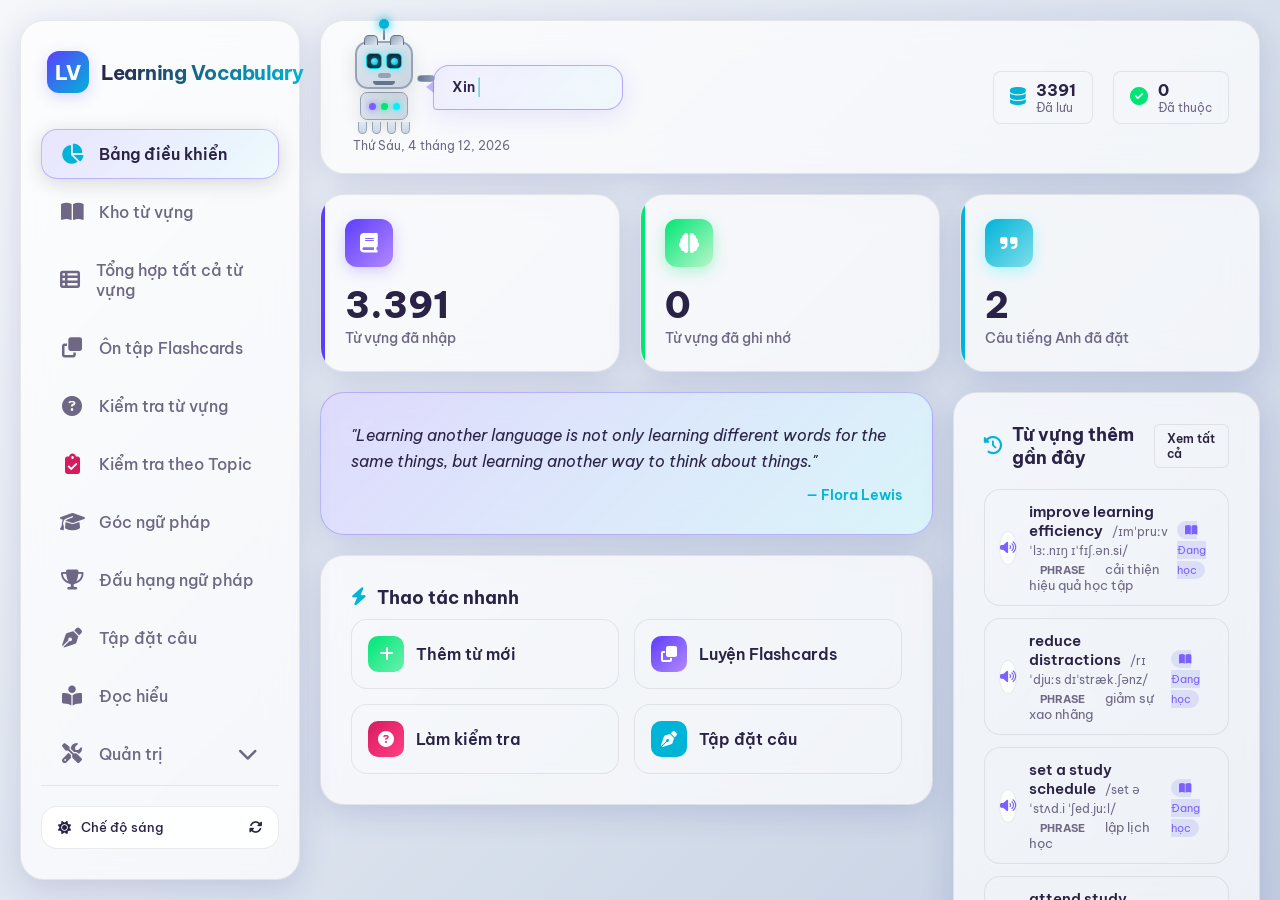
<file: index.html>
<!DOCTYPE html>
<html lang="vi" data-theme="light">

<head>
  <meta charset="UTF-8">
  <meta name="viewport" content="width=device-width, initial-scale=1.0">
  <title>VocabMaster - Bảng Điều Khiển</title>
  <meta name="description"
    content="Trang web học từ vựng tiếng Anh hiện đại: Quản lý từ vựng cá nhân, ôn tập Flashcard 3D, kiểm tra trắc nghiệm, học ngữ pháp và luyện đặt câu thông minh.">

  <!-- Google Fonts: Be Vietnam Pro + Inter + Plus Jakarta Sans -->
  <link rel="preconnect" href="https://fonts.googleapis.com">
  <link rel="preconnect" href="https://fonts.gstatic.com" crossorigin>
  <link
    href="https://fonts.googleapis.com/css2?family=Be+Vietnam+Pro:ital,wght@0,300;0,400;0,500;0,600;0,700;0,800;1,400;1,600&family=Inter:ital,wght@0,300;0,400;0,500;0,600;0,700;0,800;1,400&family=Plus+Jakarta+Sans:ital,wght@0,300;0,400;0,500;0,600;0,700;0,800;1,400&display=swap"
    rel="stylesheet">

  <!-- CSS Stylesheet -->
  <link rel="stylesheet" href="css/style.css">

  <!-- FontAwesome Icons -->
  <link rel="stylesheet" href="https://cdnjs.cloudflare.com/ajax/libs/font-awesome/6.4.0/css/all.min.css">
</head>

<body>

  <div class="app-container">

    <!-- SIDEBAR NAVIGATION -->
    <div id="sidebar-mount"></div>

    <!-- MAIN CONTENT -->
    <main class="main-content">

      <!-- APP HEADER -->
      <header class="app-header">
        <!-- ROBOT DOG MASCOT + TYPEWRITER SPEECH BUBBLE -->
        <div class="robot-mascot-section">
          <div class="robot-dog-wrap">

            <!-- CSS Robot Dog -->
            <div class="robot-dog">
              <!-- Antenna -->
              <div class="robot-antenna">
                <div class="robot-antenna-ball"></div>
                <div class="robot-antenna-pole"></div>
              </div>
              <!-- Head -->
              <div class="robot-head">
                <div class="robot-ear robot-ear--l"></div>
                <div class="robot-ear robot-ear--r"></div>
                <div class="robot-eyes">
                  <div class="robot-eye">
                    <div class="robot-pupil"></div>
                  </div>
                  <div class="robot-eye">
                    <div class="robot-pupil"></div>
                  </div>
                </div>
                <div class="robot-mouth-zone">
                  <div class="robot-nose-btn"></div>
                  <div class="robot-smile-bar"></div>
                </div>
              </div>
              <!-- Body -->
              <div class="robot-body">
                <div class="robot-leds">
                  <div class="robot-led rl1"></div>
                  <div class="robot-led rl2"></div>
                  <div class="robot-led rl3"></div>
                </div>
              </div>
              <!-- Legs -->
              <div class="robot-feet">
                <div class="robot-foot"></div>
                <div class="robot-foot"></div>
                <div class="robot-foot"></div>
                <div class="robot-foot"></div>
              </div>
              <!-- Tail -->
              <div class="robot-tail-wrap">
                <div class="robot-tail"></div>
              </div>
            </div>

            <!-- Speech Bubble -->
            <div class="robot-bubble">
              <span id="robot-typewriter"></span><span class="robot-cursor">|</span>
            </div>

          </div>
          <p id="current-date-txt" class="robot-date-txt"></p>
        </div>

        <div class="stats-summary-header">
          <div class="stat-header-item">
            <i class="fa-solid fa-database"></i>
            <div>
              <span class="stat-header-value" id="header-total-vocab">0</span>
              <span class="stat-header-label">Đã lưu</span>
            </div>
          </div>
          <div class="stat-header-item">
            <i class="fa-solid fa-circle-check" style="color: var(--color-success);"></i>
            <div>
              <span class="stat-header-value" id="header-mastered-vocab">0</span>
              <span class="stat-header-label">Đã thuộc</span>
            </div>
          </div>
        </div>
      </header>

      <!-- ---------------------------------------------------- -->
      <!-- SECTION: DASHBOARD                                     -->
      <!-- ---------------------------------------------------- -->
      <section class="page-section active" id="sec-dashboard">
        <!-- Stats Widgets -->
        <div class="widget-stats">
          <div class="stat-card vocab">
            <div class="stat-icon"><i class="fa-solid fa-book"></i></div>
            <div class="stat-num" id="dash-stat-vocab">0</div>
            <div class="stat-name">Từ vựng đã nhập</div>
          </div>
          <div class="stat-card mastered">
            <div class="stat-icon"><i class="fa-solid fa-brain"></i></div>
            <div class="stat-num" id="dash-stat-mastered">0</div>
            <div class="stat-name">Từ vựng đã ghi nhớ</div>
          </div>
          <div class="stat-card sentences">
            <div class="stat-icon"><i class="fa-solid fa-quote-right"></i></div>
            <div class="stat-num" id="dash-stat-sentences">0</div>
            <div class="stat-name">Câu tiếng Anh đã đặt</div>
          </div>
        </div>

        <div class="dashboard-grid">
          <!-- Left Dashboard Panels -->
          <div style="display: flex; flex-direction: column; gap: 20px;">
            <!-- Motivation Quote Widget -->
            <div class="panel quote-panel">
              <i class="fa-solid fa-quote-left"></i>
              <p class="quote-content" id="quote-text">"The limits of my language mean the limits of my world."</p>
              <div class="quote-author" id="quote-author">— Ludwig Wittgenstein</div>
            </div>

            <!-- Quick Actions -->
            <div class="panel">
              <h3 class="panel-title"><i class="fa-solid fa-bolt"></i> Thao tác nhanh</h3>
              <div class="quick-start-grid">
                <a class="quick-btn add" href="vocabulary.html">
                  <i class="fa-solid fa-plus"></i>
                  <span>Thêm từ mới</span>
                </a>
                <a class="quick-btn flash" href="flashcards.html">
                  <i class="fa-solid fa-clone"></i>
                  <span>Luyện Flashcards</span>
                </a>
                <a class="quick-btn quiz" href="quiz.html">
                  <i class="fa-solid fa-circle-question"></i>
                  <span>Làm kiểm tra</span>
                </a>
                <a class="quick-btn sentence" href="sentences.html">
                  <i class="fa-solid fa-pen-nib"></i>
                  <span>Tập đặt câu</span>
                </a>
              </div>
            </div>
          </div>

          <!-- Right Dashboard Panel: Recent Added Words -->
          <div class="panel">
            <div class="panel-header">
              <h3 class="panel-title"><i class="fa-solid fa-clock-rotate-left"></i> Từ vựng thêm gần đây</h3>
              <a class="btn btn-secondary btn-sm" href="vocabulary.html">Xem tất cả</a>
            </div>
            <div class="recent-list" id="dashboard-recent-vocab">
              <!-- Rendered by JS -->
            </div>
          </div>
        </div>
      </section>

    </main>
  </div>

  <!-- TOAST NOTIFICATION -->
  <div id="toast-container"
    style="position: fixed; bottom: 30px; right: 30px; z-index: 2000; display: flex; flex-direction: column; gap: 10px;">
  </div>

  <!-- Scripts -->
  <script src="js/db.js"></script>
  <script src="js/data.js"></script>
  <script src="js/pdf_data.js"></script>
  <script src="js/seeder.js"></script>
  <script src="js/shared.js"></script>
  <script src="js/app.js"></script>
</body>

</html>
</file>
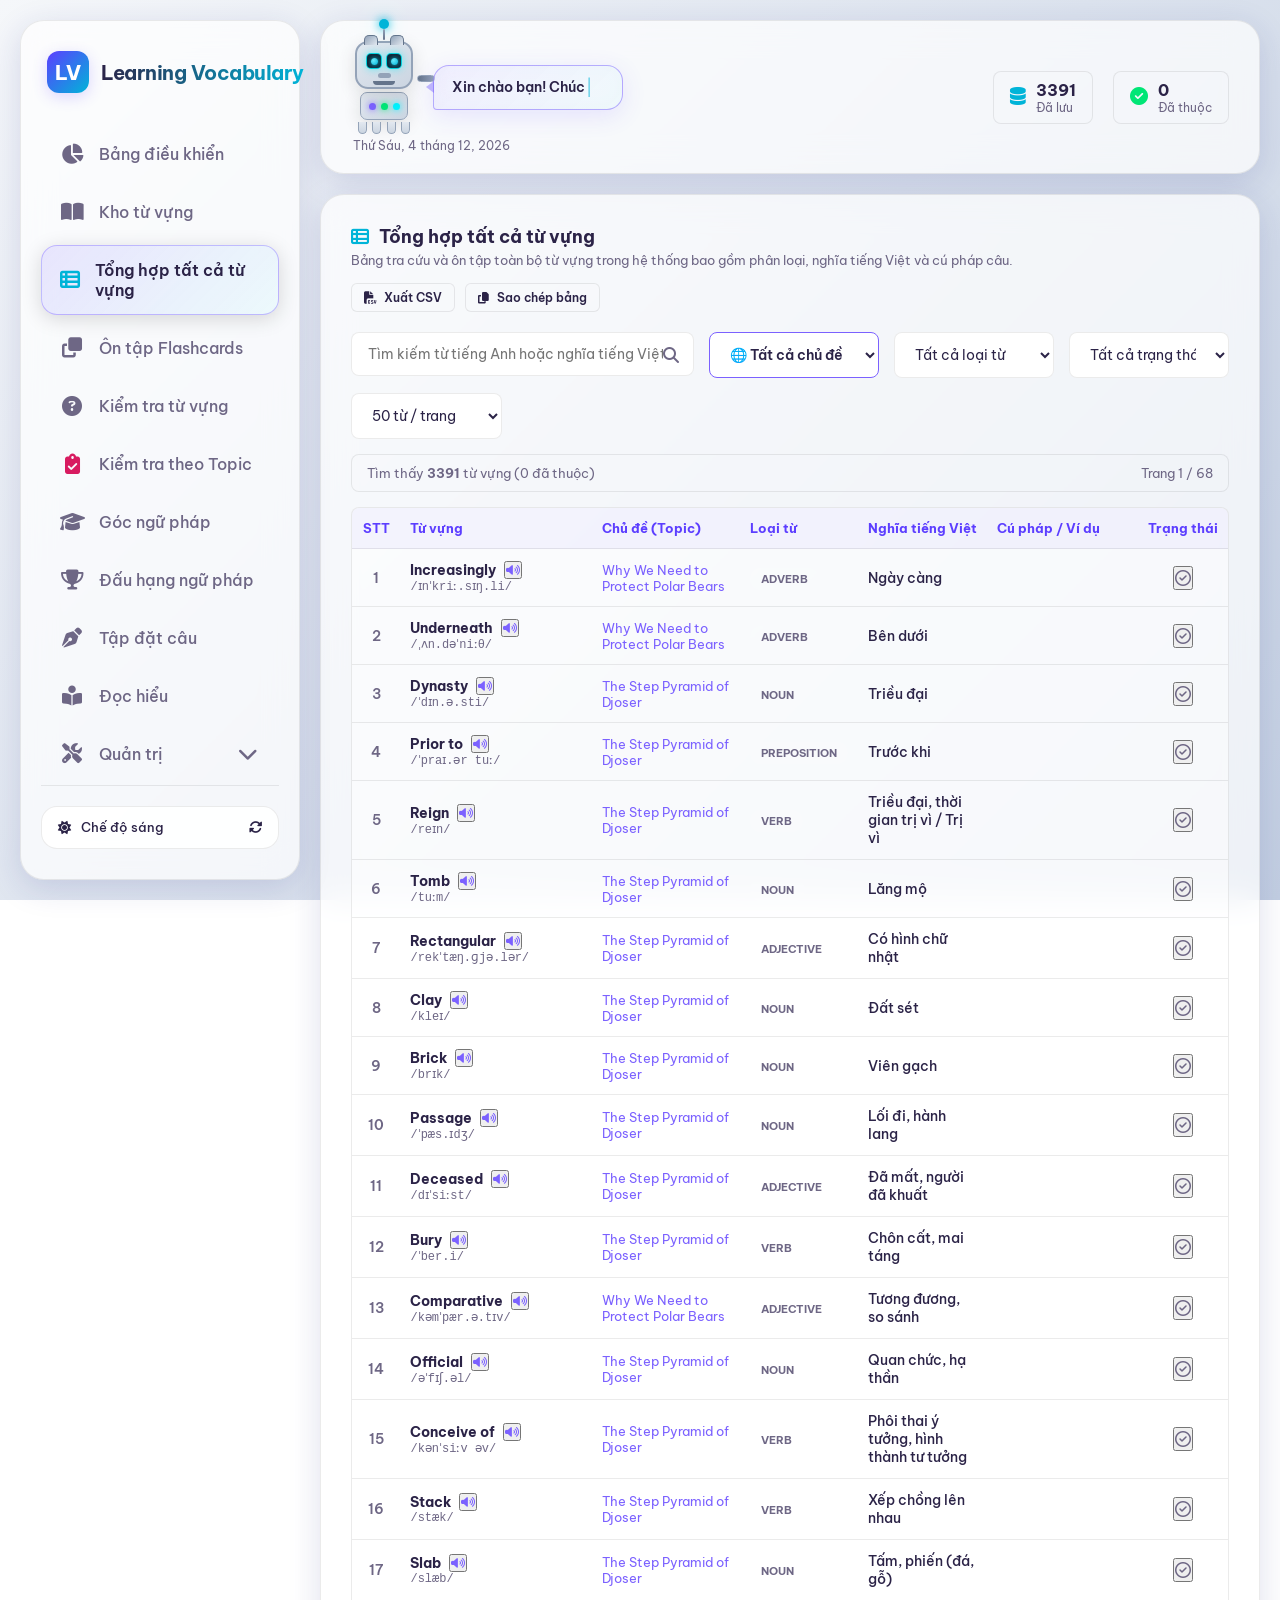
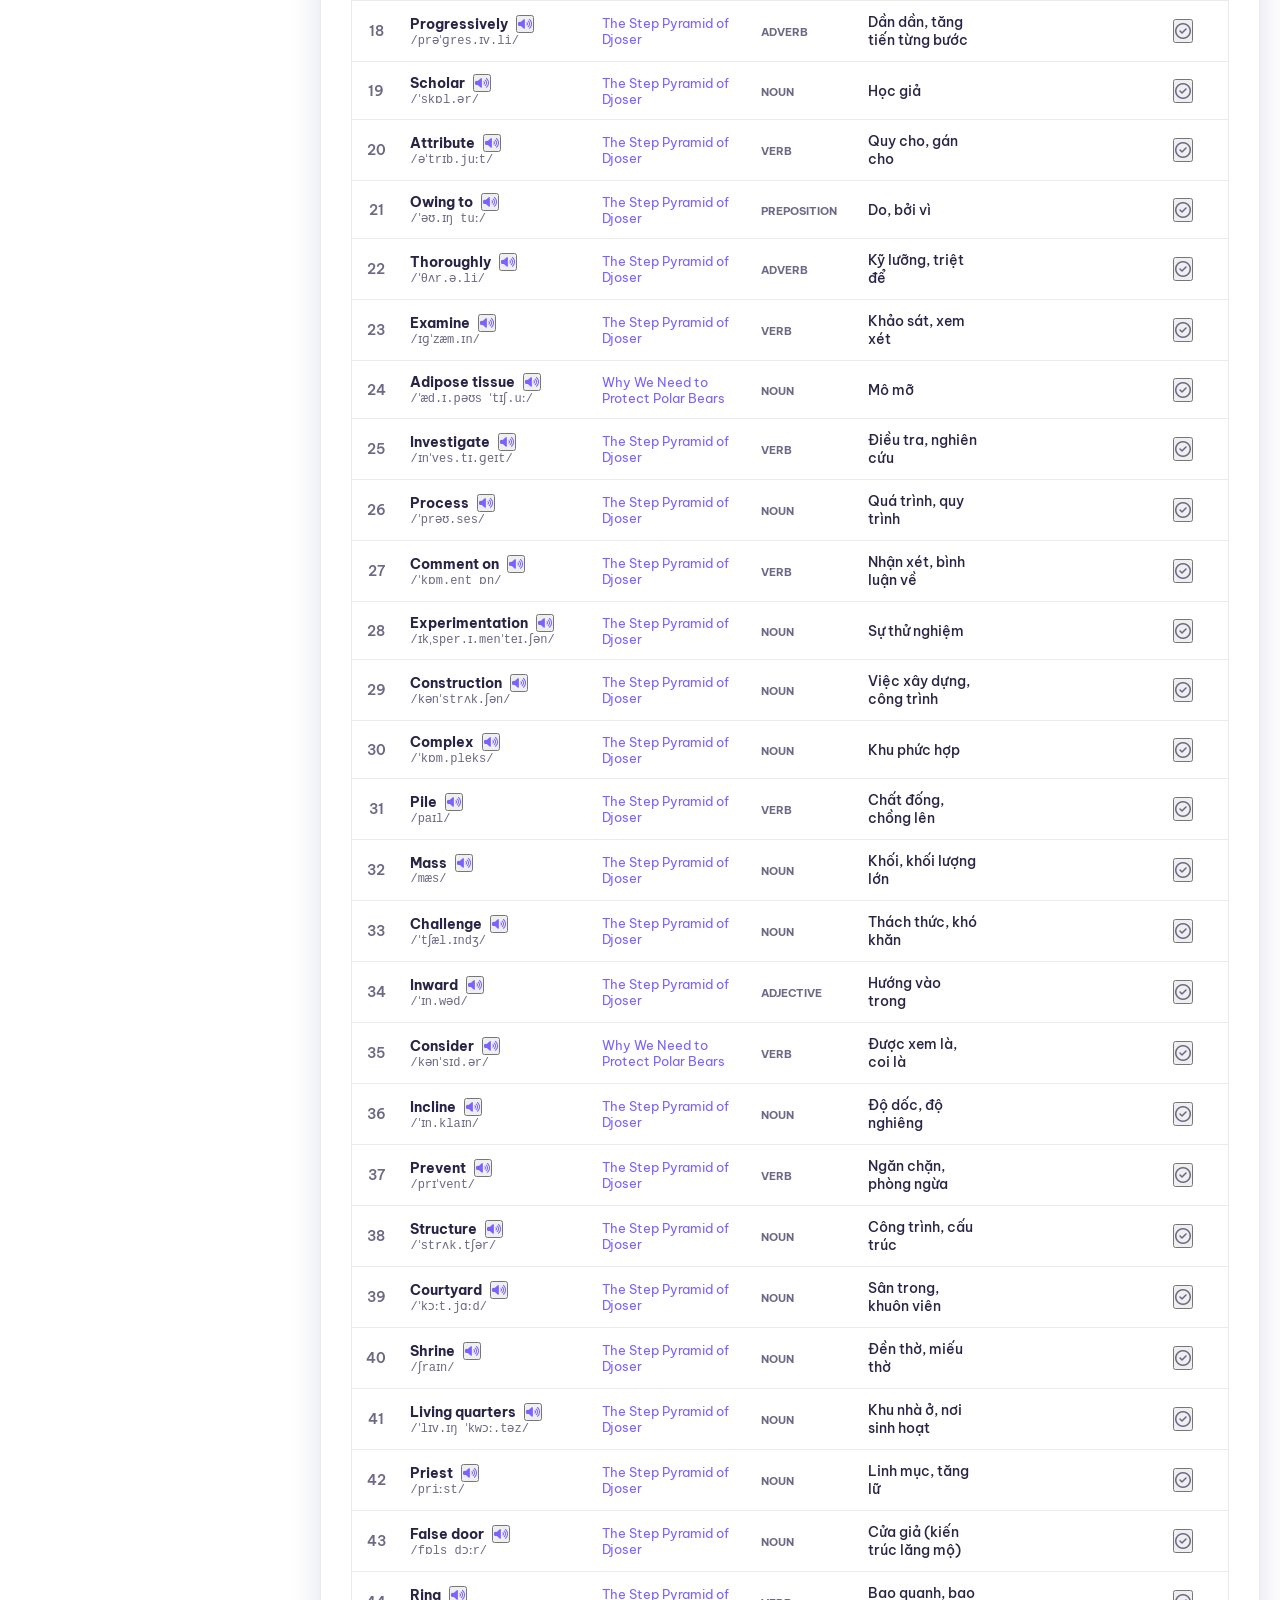
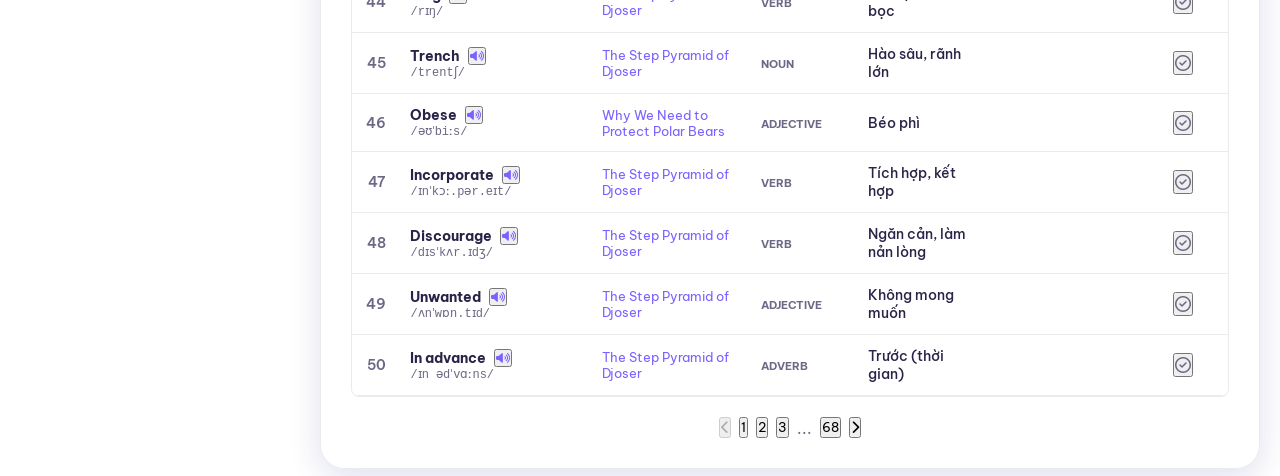
<file: all-vocab.html>
<!DOCTYPE html>
<html lang="vi" data-theme="light">

<head>
  <meta charset="UTF-8">
  <meta name="viewport" content="width=device-width, initial-scale=1.0">
  <title>Tổng hợp tất cả từ vựng - VocabMaster</title>
  <meta name="description"
    content="Bảng tổng hợp chi tiết toàn bộ từ vựng trong hệ thống bao gồm dạng từ loại, nghĩa tiếng Việt và collocations.">

  <!-- Google Fonts -->
  <link rel="preconnect" href="https://fonts.googleapis.com">
  <link rel="preconnect" href="https://fonts.gstatic.com" crossorigin>
  <link
    href="https://fonts.googleapis.com/css2?family=Be+Vietnam+Pro:ital,wght@0,300;0,400;0,500;0,600;0,700;0,800;1,400;1,600&family=Inter:ital,wght@0,300;0,400;0,500;0,600;0,700;0,800;1,400&family=Plus+Jakarta+Sans:ital,wght@0,300;0,400;0,500;0,600;0,700;0,800;1,400&display=swap"
    rel="stylesheet">

  <!-- CSS Stylesheet -->
  <link rel="stylesheet" href="css/style.css">

  <!-- FontAwesome Icons -->
  <link rel="stylesheet" href="https://cdnjs.cloudflare.com/ajax/libs/font-awesome/6.4.0/css/all.min.css">
</head>

<body>

  <div class="app-container">

    <!-- SIDEBAR NAVIGATION -->
    <div id="sidebar-mount"></div>

    <!-- MAIN CONTENT -->
    <main class="main-content">

      <!-- APP HEADER -->
      <header class="app-header">
        <div class="robot-mascot-section">
          <div class="robot-dog-wrap">
            <div class="robot-dog">
              <div class="robot-antenna">
                <div class="robot-antenna-ball"></div>
                <div class="robot-antenna-pole"></div>
              </div>
              <div class="robot-head">
                <div class="robot-ear robot-ear--l"></div>
                <div class="robot-ear robot-ear--r"></div>
                <div class="robot-eyes">
                  <div class="robot-eye">
                    <div class="robot-pupil"></div>
                  </div>
                  <div class="robot-eye">
                    <div class="robot-pupil"></div>
                  </div>
                </div>
                <div class="robot-mouth-zone">
                  <div class="robot-nose-btn"></div>
                  <div class="robot-smile-bar"></div>
                </div>
              </div>
              <div class="robot-body">
                <div class="robot-leds">
                  <div class="robot-led rl1"></div>
                  <div class="robot-led rl2"></div>
                  <div class="robot-led rl3"></div>
                </div>
              </div>
              <div class="robot-feet">
                <div class="robot-foot"></div>
                <div class="robot-foot"></div>
                <div class="robot-foot"></div>
                <div class="robot-foot"></div>
              </div>
              <div class="robot-tail-wrap">
                <div class="robot-tail"></div>
              </div>
            </div>
            <div class="robot-bubble">
              <span id="robot-typewriter"></span><span class="robot-cursor">|</span>
            </div>
          </div>
          <p id="current-date-txt" class="robot-date-txt"></p>
        </div>

        <div class="stats-summary-header">
          <div class="stat-header-item">
            <i class="fa-solid fa-database"></i>
            <div>
              <span class="stat-header-value" id="header-total-vocab">0</span>
              <span class="stat-header-label">Đã lưu</span>
            </div>
          </div>
          <div class="stat-header-item">
            <i class="fa-solid fa-circle-check" style="color: var(--color-success);"></i>
            <div>
              <span class="stat-header-value" id="header-mastered-vocab">0</span>
              <span class="stat-header-label">Đã thuộc</span>
            </div>
          </div>
        </div>
      </header>

      <!-- SECTION: ALL VOCABULARY -->
      <section class="page-section active" id="sec-all-vocab">
        <div class="panel">
          <div class="panel-header" style="flex-wrap: wrap; gap: 15px; margin-bottom: 20px;">
            <div>
              <h3 class="panel-title"><i class="fa-solid fa-table-list"></i> Tổng hợp tất cả từ vựng</h3>
              <p style="color: var(--text-muted); font-size: 13px; margin-top: 4px;">
                Bảng tra cứu và ôn tập toàn bộ từ vựng trong hệ thống bao gồm phân loại, nghĩa tiếng Việt và cú pháp
                câu.
              </p>
            </div>
            <div style="display: flex; gap: 10px; flex-wrap: wrap;">
              <button class="btn btn-secondary btn-sm" id="all-vocab-btn-export" title="Xuất danh sách ra file CSV">
                <i class="fa-solid fa-file-csv"></i> Xuất CSV
              </button>
              <button class="btn btn-secondary btn-sm" id="all-vocab-btn-copy" title="Sao chép bảng vào bộ nhớ tạm">
                <i class="fa-solid fa-copy"></i> Sao chép bảng
              </button>
            </div>
          </div>

          <!-- Toolbar: Search + Filters -->
          <div class="vocab-toolbar" style="margin-bottom: 15px;">
            <div class="search-box" style="flex-grow: 2;">
              <input type="search" id="all-vocab-search" placeholder="Tìm kiếm từ tiếng Anh hoặc nghĩa tiếng Việt...">
              <i class="fa-solid fa-magnifying-glass"></i>
            </div>

            <select id="all-vocab-filter-topic" class="filter-select topic-select"
              style="min-width: 170px; font-weight: 600;">
              <option value="all">🌐 Tất cả chủ đề</option>
            </select>

            <select id="all-vocab-filter-type" class="filter-select">
              <option value="all">Tất cả loại từ</option>
              <option value="noun">Danh từ</option>
              <option value="verb">Động từ</option>
              <option value="adjective">Tính từ</option>
              <option value="adverb">Trạng từ</option>
              <option value="preposition">Giới từ</option>
              <option value="phrase">Cụm từ / Idiom</option>
            </select>

            <select id="all-vocab-filter-status" class="filter-select">
              <option value="all">Tất cả trạng thái</option>
              <option value="learning">Đang học</option>
              <option value="mastered">Đã thuộc</option>
            </select>

            <select id="all-vocab-per-page" class="filter-select" style="width: auto;">
              <option value="25">25 từ / trang</option>
              <option value="50" selected>50 từ / trang</option>
              <option value="100">100 từ / trang</option>
              <option value="all">Hiển thị tất cả</option>
            </select>
          </div>

          <!-- Thống kê thông tin -->
          <div class="vocab-stats-bar" id="all-vocab-stats-bar"
            style="margin-bottom: 15px; font-size: 13px; color: var(--text-muted); display: flex; justify-content: space-between; align-items: center; background: rgba(255,255,255,0.02); padding: 10px 15px; border-radius: var(--border-radius-sm); border: 1px solid var(--border-glass);">
          </div>

          <!-- Bảng hiển thị từ vựng -->
          <div class="all-vocab-table-wrapper"
            style="overflow-x: auto; border-radius: var(--border-radius-sm); border: 1px solid var(--border-glass);">
            <table class="all-vocab-table" id="all-vocab-table" style="width: 100%; border-collapse: collapse;">
              <thead>
                <tr
                  style="background: rgba(255,255,255,0.05); text-align: left; font-size: 13px; color: var(--text-muted);">
                  <th style="width: 50px; text-align: center; padding: 12px 10px;">STT</th>
                  <th style="width: 220px; padding: 12px 10px;">Từ vựng</th>
                  <th style="width: 180px; padding: 12px 10px;">Chủ đề (Topic)</th>
                  <th style="width: 110px; padding: 12px 10px;">Loại từ</th>
                  <th style="padding: 12px 10px;">Nghĩa tiếng Việt</th>
                  <th style="width: 180px; padding: 12px 10px;">Cú pháp / Ví dụ</th>
                  <th style="width: 80px; text-align: center; padding: 12px 10px;">Trạng thái</th>
                </tr>
              </thead>
              <tbody id="all-vocab-table-body">
                <!-- JS will inject table rows here -->
              </tbody>
            </table>
          </div>

          <!-- Phân trang -->
          <div class="vocab-pagination" id="all-vocab-pagination-container"
            style="margin-top: 20px; display: flex; align-items: center; justify-content: center; gap: 8px; flex-wrap: wrap;">
          </div>
        </div>
      </section>

    </main>
  </div>

  <!-- Toast Notification -->
  <div id="toast-container"
    style="position: fixed; bottom: 24px; right: 24px; z-index: 9999; display: flex; flex-direction: column; gap: 10px;">
  </div>

  <!-- Scripts -->
  <script src="js/db.js"></script>
  <script src="js/data.js"></script>
  <script src="js/pdf_data.js"></script>
  <script src="js/seeder.js"></script>
  <script src="js/shared.js"></script>
  <script src="js/all-vocab.js"></script>
</body>

</html>
</file>
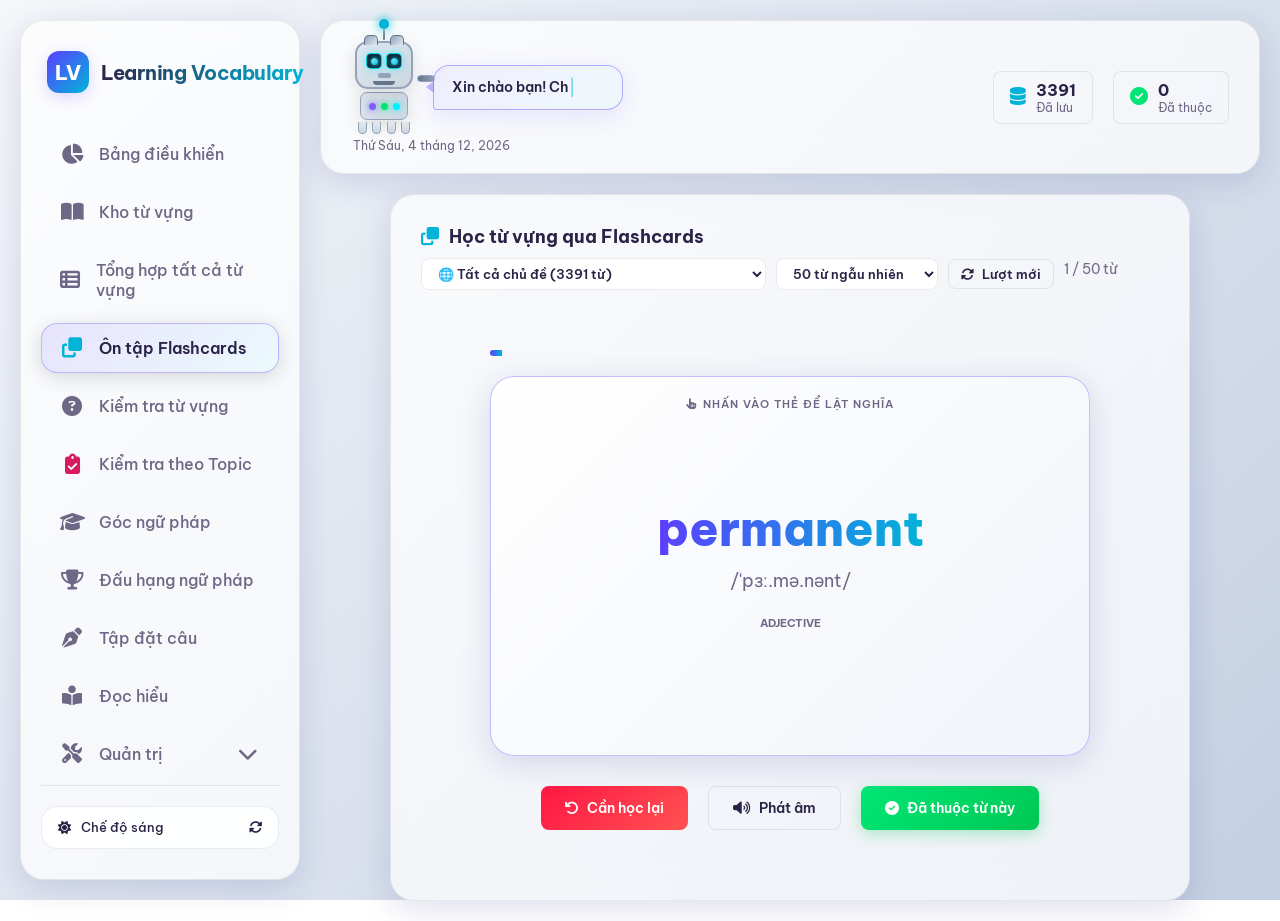
<file: flashcards.html>
<!DOCTYPE html>
<html lang="vi" data-theme="light">

<head>
  <meta charset="UTF-8">
  <meta name="viewport" content="width=device-width, initial-scale=1.0">
  <title>Ôn tập Flashcards - VocabMaster</title>
  <link rel="preconnect" href="https://fonts.googleapis.com">
  <link rel="preconnect" href="https://fonts.gstatic.com" crossorigin>
  <link
    href="https://fonts.googleapis.com/css2?family=Be+Vietnam+Pro:ital,wght@0,300;0,400;0,500;0,600;0,700;0,800;1,400;1,600&family=Inter:ital,wght@0,300;0,400;0,500;0,600;0,700;0,800;1,400&family=Plus+Jakarta+Sans:ital,wght@0,300;0,400;0,500;0,600;0,700;0,800;1,400&display=swap"
    rel="stylesheet">
  <link rel="stylesheet" href="css/style.css">
  <link rel="stylesheet" href="https://cdnjs.cloudflare.com/ajax/libs/font-awesome/6.4.0/css/all.min.css">
</head>

<body>
  <div class="app-container">

    <!-- SIDEBAR NAVIGATION -->
    <div id="sidebar-mount"></div>

    <!-- MAIN CONTENT -->
    <main class="main-content">

      <!-- APP HEADER -->
      <header class="app-header">
        <div class="robot-mascot-section">
          <div class="robot-dog-wrap">
            <div class="robot-dog">
              <div class="robot-antenna">
                <div class="robot-antenna-ball"></div>
                <div class="robot-antenna-pole"></div>
              </div>
              <div class="robot-head">
                <div class="robot-ear robot-ear--l"></div>
                <div class="robot-ear robot-ear--r"></div>
                <div class="robot-eyes">
                  <div class="robot-eye">
                    <div class="robot-pupil"></div>
                  </div>
                  <div class="robot-eye">
                    <div class="robot-pupil"></div>
                  </div>
                </div>
                <div class="robot-mouth-zone">
                  <div class="robot-nose-btn"></div>
                  <div class="robot-smile-bar"></div>
                </div>
              </div>
              <div class="robot-body">
                <div class="robot-leds">
                  <div class="robot-led rl1"></div>
                  <div class="robot-led rl2"></div>
                  <div class="robot-led rl3"></div>
                </div>
              </div>
              <div class="robot-feet">
                <div class="robot-foot"></div>
                <div class="robot-foot"></div>
                <div class="robot-foot"></div>
                <div class="robot-foot"></div>
              </div>
              <div class="robot-tail-wrap">
                <div class="robot-tail"></div>
              </div>
            </div>
            <div class="robot-bubble">
              <span id="robot-typewriter"></span><span class="robot-cursor">|</span>
            </div>
          </div>
          <p id="current-date-txt" class="robot-date-txt"></p>
        </div>

        <div class="stats-summary-header">
          <div class="stat-header-item">
            <i class="fa-solid fa-database"></i>
            <div>
              <span class="stat-header-value" id="header-total-vocab">0</span>
              <span class="stat-header-label">Đã lưu</span>
            </div>
          </div>
          <div class="stat-header-item">
            <i class="fa-solid fa-circle-check" style="color: var(--color-success);"></i>
            <div>
              <span class="stat-header-value" id="header-mastered-vocab">0</span>
              <span class="stat-header-label">Đã thuộc</span>
            </div>
          </div>
        </div>
      </header>

      <!-- FLASHCARDS SECTION -->
      <section class="page-section active" id="sec-flashcards">
        <div class="panel" style="max-width: 800px; margin: 0 auto; width: 100%;">
          <div class="panel-header" style="flex-wrap: wrap; gap: 10px;">
            <h3 class="panel-title"><i class="fa-solid fa-clone"></i> Học từ vựng qua Flashcards</h3>
            <div style="display: flex; align-items: center; gap: 10px; flex-wrap: wrap;">
              <select id="flash-filter-topic"
                style="width: auto; padding: 6px 12px; font-size: 13px; border-radius: var(--border-radius-sm); border: 1px solid var(--border-glass); background: var(--bg-input); color: var(--text-main); font-weight: 600; cursor: pointer;">
                <option value="all">🌐 Tất cả chủ đề</option>
              </select>
              <select id="flash-filter-limit"
                style="width: auto; padding: 6px 12px; font-size: 13px; border-radius: var(--border-radius-sm); border: 1px solid var(--border-glass); background: var(--bg-input); color: var(--text-main); font-weight: 600; cursor: pointer;">
                <option value="20">20 từ ngẫu nhiên</option>
                <option value="50" selected>50 từ ngẫu nhiên</option>
                <option value="100">100 từ ngẫu nhiên</option>
                <option value="all">Tất cả các từ</option>
              </select>
              <button id="flash-btn-restart-session" class="btn btn-secondary"
                style="padding: 6px 12px; font-size: 13px;">
                <i class="fa-solid fa-rotate"></i> Lượt mới
              </button>
              <span id="flashcard-counter" class="flashcard-progress-text">0 / 0 từ</span>
            </div>
          </div>

          <div class="flashcard-area">
            <div class="flashcard-progress-bar">
              <div class="flashcard-progress-fill" id="flash-progress-fill"></div>
            </div>

            <!-- The Flip Card -->
            <div class="flashcard-container" id="flashcard-box">
              <div class="flashcard-inner">
                <!-- Front Side -->
                <div class="flashcard-face flashcard-front">
                  <div class="flashcard-hint"><i class="fa-solid fa-hand-pointer"></i> Nhấn vào thẻ để lật nghĩa</div>
                  <div class="word" id="flash-word">—</div>
                  <div class="phonetic" id="flash-phonetic"></div>
                  <div class="vocab-card-type" id="flash-type"></div>
                </div>

                <!-- Back Side -->
                <div class="flashcard-face flashcard-back">
                  <div class="flashcard-hint"><i class="fa-solid fa-rotate-left"></i> Nhấn để xem lại mặt trước</div>
                  <div class="definition" id="flash-definition"></div>
                  <div class="example-box" id="flash-example-box">
                    <div class="eg-eng" id="flash-example"></div>
                    <div class="eg-vi" id="flash-example-translation"></div>
                  </div>
                  <div class="flash-grammar-pattern" id="flash-grammar-pattern" style="display: none;">
                    <i class="fa-solid fa-diagram-project"></i>
                    <span id="flash-grammar-pattern-text"></span>
                  </div>
                </div>
              </div>
            </div>

            <!-- Control Buttons -->
            <div class="flashcard-controls">
              <button class="btn btn-danger" id="flash-btn-again">
                <i class="fa-solid fa-arrow-rotate-left"></i> Cần học lại
              </button>
              <button class="btn btn-secondary" id="flash-btn-speak">
                <i class="fa-solid fa-volume-high"></i> Phát âm
              </button>
              <button class="btn btn-primary"
                style="background: linear-gradient(135deg, var(--color-success) 0%, #00c853 100%); box-shadow: 0 4px 15px rgba(0, 200, 83, 0.3);"
                id="flash-btn-know">
                <i class="fa-solid fa-circle-check"></i> Đã thuộc từ này
              </button>
            </div>

            <!-- Empty State -->
            <div id="flash-empty-state" style="display: none; text-align: center; padding: 60px 20px;">
              <i class="fa-solid fa-box-open"
                style="font-size: 60px; color: var(--text-muted); margin-bottom: 20px;"></i>
              <h3 style="color: var(--text-muted);">Chưa có từ vựng nào</h3>
              <p style="color: var(--text-muted); margin-top: 10px;">Hãy thêm từ vựng vào kho từ vựng trước.</p>
              <a href="vocabulary.html" class="btn btn-primary"
                style="margin-top: 20px; display: inline-flex; gap: 8px;">
                <i class="fa-solid fa-plus"></i> Thêm từ vựng
              </a>
            </div>

            <!-- Done State -->
            <div id="flash-done-state" style="display: none; text-align: center; padding: 60px 20px;">
              <i class="fa-solid fa-trophy"
                style="font-size: 60px; color: var(--color-warning); margin-bottom: 20px;"></i>
              <h3 style="color: var(--text-main);">Hoàn thành lượt ôn tập!</h3>
              <p id="flash-done-summary" style="color: var(--text-muted); margin-top: 10px;"></p>
              <button id="flash-btn-new-session" class="btn btn-primary" style="margin-top: 20px;">
                <i class="fa-solid fa-rotate"></i> Bắt đầu lượt mới
              </button>
            </div>
          </div>
        </div>
      </section>

    </main>
  </div>

  <!-- Toast Notification -->
  <div id="toast-container"
    style="position: fixed; bottom: 24px; right: 24px; z-index: 9999; display: flex; flex-direction: column; gap: 10px;">
  </div>

  <script src="js/db.js"></script>
  <script src="js/data.js"></script>
  <script src="js/pdf_data.js"></script>
  <script src="js/seeder.js"></script>
  <script src="js/shared.js"></script>
  <script src="js/flashcards.js"></script>
</body>

</html>
</file>
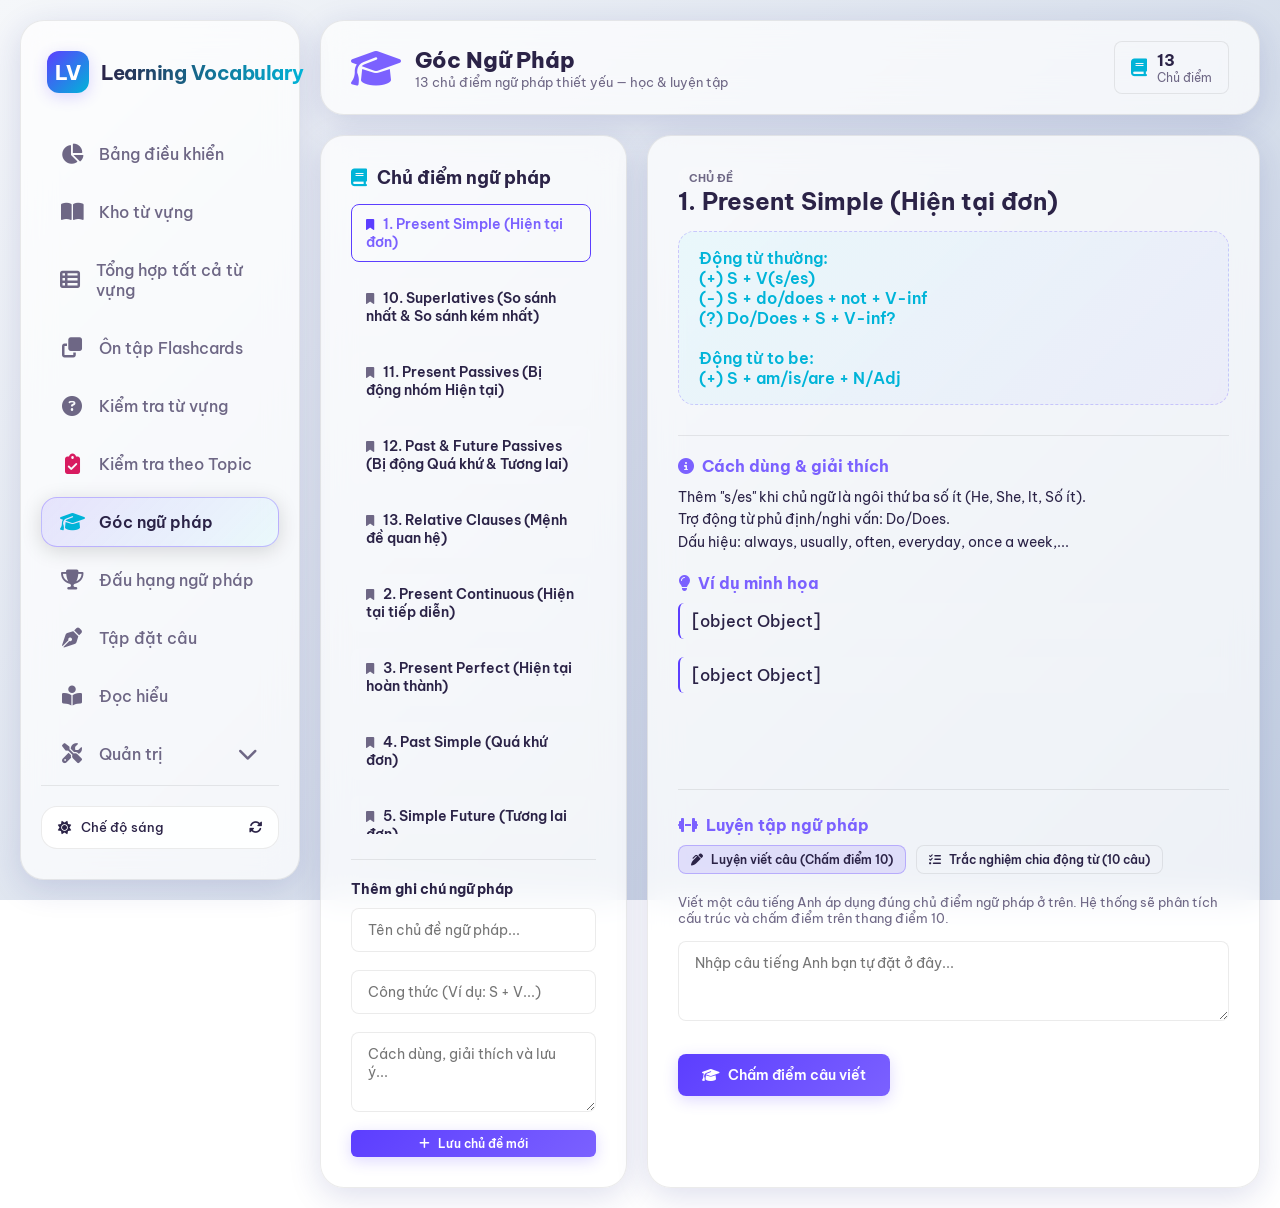
<file: grammar.html>
<!DOCTYPE html>
<html lang="vi" data-theme="light">

<head>
  <meta charset="UTF-8">
  <meta name="viewport" content="width=device-width, initial-scale=1.0">
  <title>VocabMaster - Góc Ngữ Pháp</title>
  <link rel="preconnect" href="https://fonts.googleapis.com">
  <link rel="preconnect" href="https://fonts.gstatic.com" crossorigin>
  <link
    href="https://fonts.googleapis.com/css2?family=Be+Vietnam+Pro:ital,wght@0,300;0,400;0,500;0,600;0,700;0,800;1,400;1,600&family=Inter:ital,wght@0,300;0,400;0,500;0,600;0,700;0,800;1,400&family=Plus+Jakarta+Sans:ital,wght@0,300;0,400;0,500;0,600;0,700;0,800;1,400&display=swap"
    rel="stylesheet">
  <link rel="stylesheet" href="css/style.css">
  <link rel="stylesheet" href="https://cdnjs.cloudflare.com/ajax/libs/font-awesome/6.4.0/css/all.min.css">
</head>

<body>
  <div class="app-container">

    <!-- SIDEBAR NAVIGATION -->
    <div id="sidebar-mount"></div>

    <!-- MAIN CONTENT -->
    <main class="main-content">
      <header class="app-header">
        <div class="robot-mascot-section">
          <div style="display:flex; align-items:center; gap:14px;">
            <i class="fa-solid fa-graduation-cap" style="font-size:40px; color:var(--color-primary-light);"></i>
            <div>
              <h1 style="font-size:22px; font-weight:800; margin:0;">Góc Ngữ Pháp</h1>
              <p style="font-size:13px; color:var(--text-muted); margin:0;">13 chủ điểm ngữ pháp thiết yếu — học & luyện
                tập</p>
            </div>
          </div>
        </div>
        <div class="stats-summary-header">
          <div class="stat-header-item">
            <i class="fa-solid fa-book"></i>
            <div>
              <span class="stat-header-value" id="header-grammar-count">13</span>
              <span class="stat-header-label">Chủ điểm</span>
            </div>
          </div>
        </div>
      </header>

      <section class="page-section active">
        <div class="grammar-layout">
          <!-- Left: List of lessons -->
          <div class="panel">
            <h3 class="panel-title" style="margin-bottom: 15px;"><i class="fa-solid fa-book"></i> Chủ điểm ngữ pháp</h3>
            <div class="grammar-sidebar-list" id="grammar-lesson-list">
              <!-- JS renders lessons list -->
            </div>

            <!-- User custom note area -->
            <div style="margin-top: 25px; border-top: 1px solid var(--border-glass); padding-top: 20px;">
              <h4 style="font-size: 14px; font-weight: 700; margin-bottom: 10px;">Thêm ghi chú ngữ pháp</h4>
              <form id="grammar-form">
                <div class="form-group">
                  <input type="text" id="grammar-custom-title" placeholder="Tên chủ đề ngữ pháp..." required>
                </div>
                <div class="form-group">
                  <input type="text" id="grammar-custom-formula" placeholder="Công thức (Ví dụ: S + V...)">
                </div>
                <div class="form-group">
                  <textarea id="grammar-custom-explanation" rows="3" placeholder="Cách dùng, giải thích và lưu ý..."
                    required></textarea>
                </div>
                <button type="submit" class="btn btn-primary btn-sm" style="width: 100%;">
                  <i class="fa-solid fa-plus"></i> Lưu chủ đề mới
                </button>
              </form>
            </div>
          </div>

          <!-- Right: Lesson details -->
          <div class="panel" id="grammar-detail-panel">
            <div class="grammar-detail-content" id="grammar-detail-view">
              <div class="grammar-header-block">
                <span class="vocab-card-type">Chủ đề</span>
                <h2 class="grammar-title" id="g-view-title">Thì Hiện tại đơn</h2>
                <div class="grammar-formula-card" id="g-view-formula">
                  S + V(s/es)
                </div>
              </div>

              <div>
                <h3 class="grammar-section-title"><i class="fa-solid fa-circle-info"></i> Cách dùng & giải thích</h3>
                <p class="grammar-text-explanation" id="g-view-explanation">
                  Nội dung đang được cập nhật...
                </p>
              </div>

              <div>
                <h3 class="grammar-section-title"><i class="fa-solid fa-lightbulb"></i> Ví dụ minh họa</h3>
                <div class="grammar-examples-list" id="g-view-examples">
                  <!-- Example items -->
                </div>
              </div>

              <div style="margin-top: 20px; text-align: right;" id="g-delete-action-container">
                <!-- JS will inject delete button if it is a user-created note -->
              </div>

              <!-- LUYỆN TẬP NGỮ PHÁP TƯƠNG TÁC -->
              <div style="margin-top: 30px; border-top: 1px solid var(--border-glass); padding-top: 25px;"
                id="g-practice-container">
                <h3 class="grammar-section-title"><i class="fa-solid fa-dumbbell"></i> Luyện tập ngữ pháp</h3>

                <!-- Tab Buttons -->
                <div style="display: flex; gap: 10px; margin-bottom: 20px;">
                  <button type="button" class="btn btn-secondary btn-sm" id="g-btn-tab-write"
                    style="border-radius: var(--border-radius-sm); border: 1px solid var(--border-active); background: rgba(123, 97, 255, 0.15);">
                    <i class="fa-solid fa-pen-clip"></i> Luyện viết câu (Chấm điểm 10)
                  </button>
                  <button type="button" class="btn btn-secondary btn-sm" id="g-btn-tab-mcq"
                    style="border-radius: var(--border-radius-sm);">
                    <i class="fa-solid fa-list-check"></i> Trắc nghiệm chia động từ (10 câu)
                  </button>
                </div>

                <!-- TAB 1: LUYỆN VIẾT CÂU -->
                <div id="g-tab-content-write" style="display: flex; flex-direction: column; gap: 15px;">
                  <p style="font-size: 13px; color: var(--text-muted);">
                    Viết một câu tiếng Anh áp dụng đúng chủ điểm ngữ pháp ở trên. Hệ thống sẽ phân tích cấu trúc và chấm
                    điểm trên thang điểm 10.
                  </p>
                  <div class="form-group">
                    <textarea id="g-write-input" rows="3"
                      placeholder="Nhập câu tiếng Anh bạn tự đặt ở đây..."></textarea>
                  </div>
                  <button type="button" class="btn btn-primary" id="g-write-btn-grade" style="align-self: flex-start;">
                    <i class="fa-solid fa-graduation-cap"></i> Chấm điểm câu viết
                  </button>

                  <div id="g-write-result-box"
                    style="display: none; background: rgba(255, 255, 255, 0.02); border: 1px solid var(--border-glass); border-radius: var(--border-radius-md); padding: 20px; display: none; align-items: center; gap: 20px;">
                    <div
                      style="width: 80px; height: 80px; border-radius: 50%; display: flex; flex-direction: column; align-items: center; justify-content: center; font-weight: 800; border: 3px solid var(--color-primary); box-shadow: var(--shadow-neon);"
                      id="g-write-score-circle">
                      <span style="font-size: 24px;" id="g-write-score-val">0</span>
                      <span
                        style="font-size: 10px; color: var(--text-muted); font-family: var(--font-secondary);">Điểm</span>
                    </div>
                    <div style="flex-grow: 1;">
                      <h4 style="font-size: 15px; font-weight: 700; margin-bottom: 6px;" id="g-write-result-title">Kết
                        quả chấm điểm</h4>
                      <p style="font-size: 13px; line-height: 1.5; color: var(--text-muted);" id="g-write-result-desc">
                        Nhận xét chi tiết của hệ thống...</p>
                    </div>
                  </div>
                </div>

                <!-- TAB 2: TRẮC NGHIỆM CHIA ĐỘNG TỪ -->
                <div id="g-tab-content-mcq" style="display: none; flex-direction: column; gap: 15px;">
                  <!-- Setup screen -->
                  <div id="g-mcq-setup"
                    style="display: flex; flex-direction: column; align-items: center; text-align: center; padding: 20px 0; gap: 15px;">
                    <i class="fa-solid fa-file-signature" style="font-size: 40px; color: var(--color-secondary);"></i>
                    <h4 style="font-weight: 700;">Bài kiểm tra trắc nghiệm 10 câu</h4>
                    <p style="font-size: 13px; color: var(--text-muted); max-width: 450px; line-height: 1.5;">
                      Hệ thống sẽ cung cấp 10 câu hỏi trắc nghiệm chia động từ của chủ điểm này. Mỗi câu đúng được tính
                      1 điểm (tổng điểm tối đa là 10).
                    </p>
                    <button type="button" class="btn btn-primary" id="g-mcq-btn-start">Bắt đầu làm bài test</button>
                  </div>

                  <!-- Play screen -->
                  <div id="g-mcq-play" style="display: none; flex-direction: column; gap: 15px;">
                    <div
                      style="display: flex; justify-content: space-between; font-size: 12px; color: var(--text-muted); font-family: var(--font-secondary);">
                      <span id="g-mcq-progress">Câu 1/10</span>
                      <span id="g-mcq-score">Điểm: 0</span>
                    </div>
                    <div class="flashcard-progress-bar" style="margin-bottom: 10px;">
                      <div class="flashcard-progress-fill" id="g-mcq-progress-fill" style="width: 10%;"></div>
                    </div>
                    <div class="quiz-question-box"
                      style="padding: 20px; border-radius: var(--border-radius-sm); margin-bottom: 10px;">
                      <h4 id="g-mcq-question-text" style="font-size: 16px; font-weight: 600; line-height: 1.5;">He
                        usually (go) _______ to school by bus.</h4>
                    </div>
                    <div class="quiz-options-grid" id="g-mcq-options" style="gap: 8px;">
                      <!-- Buttons loaded by JS -->
                    </div>
                    <div id="g-mcq-feedback-box"
                      style="display: none; padding: 12px 16px; background: rgba(0, 242, 254, 0.05); border-left: 3px solid var(--color-secondary); border-radius: 0 var(--border-radius-sm) var(--border-radius-sm) 0; font-size: 12px; line-height: 1.5;">
                      <strong id="g-mcq-feedback-status" style="display: block; margin-bottom: 4px;">Chính xác!</strong>
                      <span id="g-mcq-feedback-text">Giải thích...</span>
                    </div>
                    <div style="text-align: right;">
                      <button type="button" class="btn btn-secondary btn-sm" id="g-mcq-btn-next"
                        style="display: none;">Câu tiếp theo <i class="fa-solid fa-arrow-right"></i></button>
                    </div>
                  </div>

                  <!-- Result screen -->
                  <div id="g-mcq-result"
                    style="display: none; flex-direction: column; align-items: center; text-align: center; padding: 25px 15px; gap: 20px;">
                    <i class="fa-solid fa-graduation-cap" style="font-size: 50px; color: var(--color-warning);"
                      id="g-mcq-res-icon"></i>
                    <h4 style="font-size: 18px; font-weight: 700;" id="g-mcq-res-title">Hoàn thành bài kiểm tra!</h4>
                    <div
                      style="width: 100px; height: 100px; border-radius: 50%; display: flex; flex-direction: column; align-items: center; justify-content: center; font-weight: 800; border: 4px solid var(--color-success); box-shadow: var(--shadow-neon);">
                      <span style="font-size: 32px;" id="g-mcq-res-score">8</span>
                      <span style="font-size: 11px; color: var(--text-muted); font-family: var(--font-secondary);">/ 10
                        điểm</span>
                    </div>
                    <p style="font-size: 13px; color: var(--text-muted); max-width: 400px; line-height: 1.5;"
                      id="g-mcq-res-desc">Bạn đã đạt được kết quả khá tốt. Hãy tiếp tục học các cấu trúc tiếp theo nhé!
                    </p>
                    <div style="display: flex; gap: 10px;">
                      <button type="button" class="btn btn-primary btn-sm" id="g-mcq-btn-restart">Làm lại bài
                        test</button>
                      <button type="button" class="btn btn-secondary btn-sm" id="g-mcq-btn-finish">Hoàn tất</button>
                    </div>
                  </div>
                </div>
              </div>
            </div>
          </div>
        </div>
      </section>
    </main>
  </div>

  <div id="toast-container"
    style="position: fixed; bottom: 30px; right: 30px; z-index: 2000; display: flex; flex-direction: column; gap: 10px;">
  </div>

  <script src="js/db.js"></script>
  <script src="js/data.js"></script>
  <script src="js/pdf_data.js"></script>
  <script src="js/seeder.js"></script>
  <script src="js/shared.js"></script>
  <script src="js/grammar.js"></script>
</body>

</html>
</file>
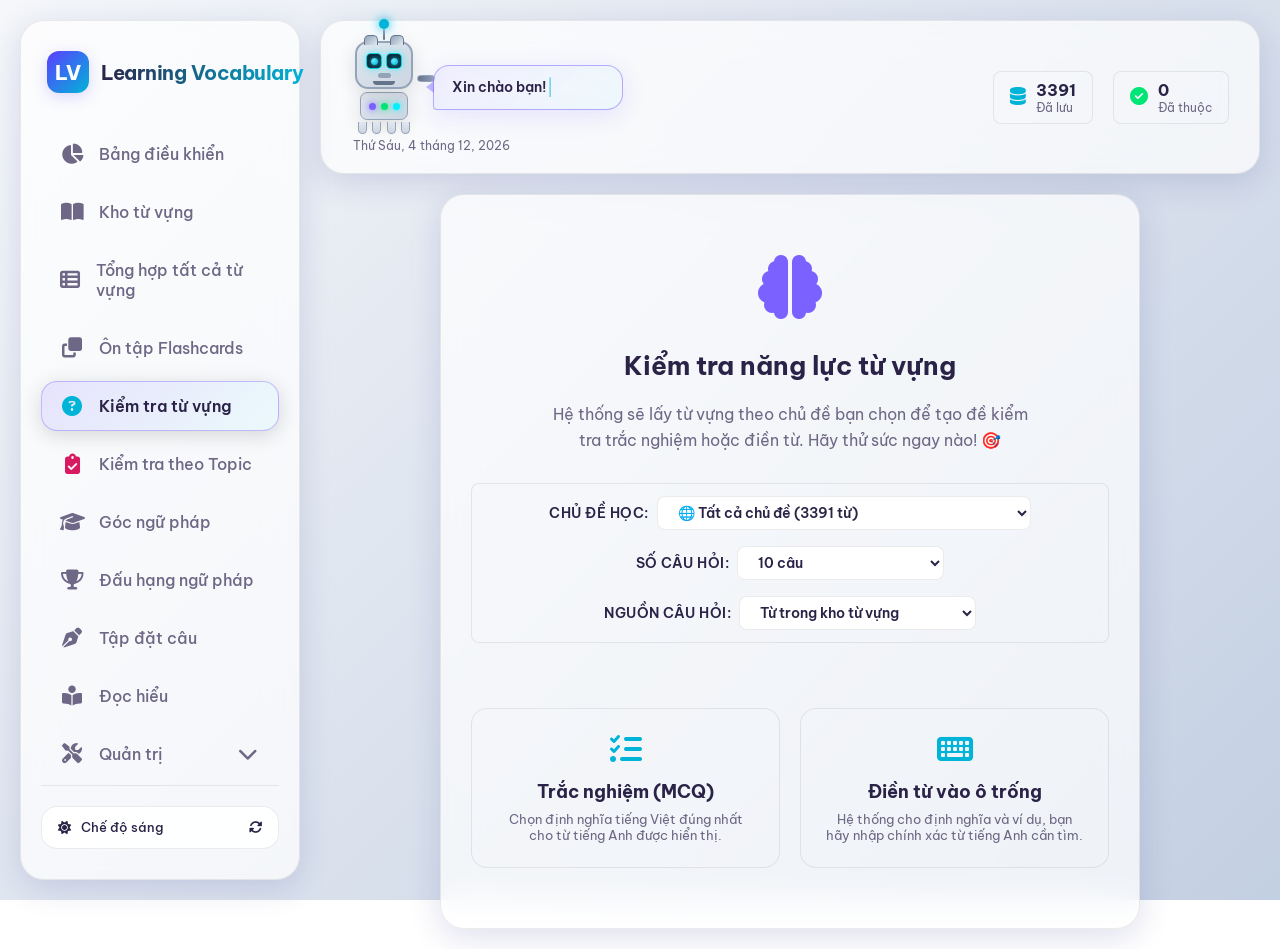
<file: quiz.html>
<!DOCTYPE html>
<html lang="vi" data-theme="light">

<head>
  <meta charset="UTF-8">
  <meta name="viewport" content="width=device-width, initial-scale=1.0">
  <title>Kiểm tra từ vựng - VocabMaster</title>
  <link rel="preconnect" href="https://fonts.googleapis.com">
  <link rel="preconnect" href="https://fonts.gstatic.com" crossorigin>
  <link
    href="https://fonts.googleapis.com/css2?family=Be+Vietnam+Pro:ital,wght@0,300;0,400;0,500;0,600;0,700;0,800;1,400;1,600&family=Inter:ital,wght@0,300;0,400;0,500;0,600;0,700;0,800;1,400&family=Plus+Jakarta+Sans:ital,wght@0,300;0,400;0,500;0,600;0,700;0,800;1,400&display=swap"
    rel="stylesheet">
  <link rel="stylesheet" href="css/style.css">
  <link rel="stylesheet" href="https://cdnjs.cloudflare.com/ajax/libs/font-awesome/6.4.0/css/all.min.css">
</head>

<body>
  <div class="app-container">

    <!-- SIDEBAR NAVIGATION -->
    <div id="sidebar-mount"></div>

    <!-- MAIN CONTENT -->
    <main class="main-content">

      <!-- APP HEADER -->
      <header class="app-header">
        <div class="robot-mascot-section">
          <div class="robot-dog-wrap">
            <div class="robot-dog">
              <div class="robot-antenna">
                <div class="robot-antenna-ball"></div>
                <div class="robot-antenna-pole"></div>
              </div>
              <div class="robot-head">
                <div class="robot-ear robot-ear--l"></div>
                <div class="robot-ear robot-ear--r"></div>
                <div class="robot-eyes">
                  <div class="robot-eye">
                    <div class="robot-pupil"></div>
                  </div>
                  <div class="robot-eye">
                    <div class="robot-pupil"></div>
                  </div>
                </div>
                <div class="robot-mouth-zone">
                  <div class="robot-nose-btn"></div>
                  <div class="robot-smile-bar"></div>
                </div>
              </div>
              <div class="robot-body">
                <div class="robot-leds">
                  <div class="robot-led rl1"></div>
                  <div class="robot-led rl2"></div>
                  <div class="robot-led rl3"></div>
                </div>
              </div>
              <div class="robot-feet">
                <div class="robot-foot"></div>
                <div class="robot-foot"></div>
                <div class="robot-foot"></div>
                <div class="robot-foot"></div>
              </div>
              <div class="robot-tail-wrap">
                <div class="robot-tail"></div>
              </div>
            </div>
            <div class="robot-bubble">
              <span id="robot-typewriter"></span><span class="robot-cursor">|</span>
            </div>
          </div>
          <p id="current-date-txt" class="robot-date-txt"></p>
        </div>

        <div class="stats-summary-header">
          <div class="stat-header-item">
            <i class="fa-solid fa-database"></i>
            <div>
              <span class="stat-header-value" id="header-total-vocab">0</span>
              <span class="stat-header-label">Đã lưu</span>
            </div>
          </div>
          <div class="stat-header-item">
            <i class="fa-solid fa-circle-check" style="color: var(--color-success);"></i>
            <div>
              <span class="stat-header-value" id="header-mastered-vocab">0</span>
              <span class="stat-header-label">Đã thuộc</span>
            </div>
          </div>
        </div>
      </header>

      <!-- QUIZ SECTION -->
      <section class="page-section active" id="sec-quiz">
        <div class="panel quiz-container">

          <!-- QUIZ SETUP / START SCREEN -->
          <div id="quiz-setup-screen" class="quiz-setup">
            <i class="fa-solid fa-brain" style="font-size: 64px; color: var(--color-primary-light);"></i>
            <h2 style="font-size: 26px; font-weight: 700; margin-top: 10px;">Kiểm tra năng lực từ vựng</h2>
            <p style="color: var(--text-muted); max-width: 500px; line-height: 1.6;">
              Hệ thống sẽ lấy từ vựng theo chủ đề bạn chọn để tạo đề kiểm tra trắc nghiệm hoặc điền từ. Hãy thử sức ngay
              nào! 🎯
            </p>

            <div
              style="margin-top: 10px; margin-bottom: 25px; display: flex; align-items: center; justify-content: center; gap: 16px; flex-wrap: wrap; background: rgba(255,255,255,0.02); border: 1px solid var(--border-glass); padding: 12px 20px; border-radius: var(--border-radius-sm);">
              <div style="display: flex; align-items: center; gap: 8px;">
                <label for="quiz-filter-topic"
                  style="font-size: 14px; font-weight: 600; color: var(--text-main); margin-bottom: 0;">Chủ đề
                  học:</label>
                <select id="quiz-filter-topic"
                  style="width: auto; padding: 6px 16px; border-radius: var(--border-radius-sm); border: 1px solid var(--border-glass); background: var(--bg-input); color: var(--text-main); font-weight: 600; cursor: pointer;">
                  <option value="all">🌐 Tất cả chủ đề</option>
                </select>
              </div>

              <div style="display: flex; align-items: center; gap: 8px;">
                <label for="quiz-question-count"
                  style="font-size: 14px; font-weight: 600; color: var(--text-main); margin-bottom: 0;">Số câu
                  hỏi:</label>
                <select id="quiz-question-count"
                  style="width: auto; padding: 6px 16px; border-radius: var(--border-radius-sm); border: 1px solid var(--border-glass); background: var(--bg-input); color: var(--text-main); font-weight: 600; cursor: pointer;">
                  <option value="5">5 câu</option>
                  <option value="10" selected>10 câu</option>
                  <option value="20">20 câu</option>
                  <option value="50">50 câu</option>
                  <option value="all">Tất cả từ thuộc chủ đề</option>
                </select>
              </div>

              <div style="display: flex; align-items: center; gap: 8px;">
                <label for="quiz-source"
                  style="font-size: 14px; font-weight: 600; color: var(--text-main); margin-bottom: 0;">Nguồn câu
                  hỏi:</label>
                <select id="quiz-source"
                  style="width: auto; padding: 6px 16px; border-radius: var(--border-radius-sm); border: 1px solid var(--border-glass); background: var(--bg-input); color: var(--text-main); font-weight: 600; cursor: pointer;">
                  <option value="vocab">Từ trong kho từ vựng</option>
                  <option value="both">Kho từ + ngân hàng câu hỏi</option>
                </select>
              </div>
            </div>

            <div class="quiz-modes">
              <div class="mode-card" id="quiz-mode-mcq">
                <i class="fa-solid fa-list-check"></i>
                <h3>Trắc nghiệm (MCQ)</h3>
                <p>Chọn định nghĩa tiếng Việt đúng nhất cho từ tiếng Anh được hiển thị.</p>
              </div>

              <div class="mode-card" id="quiz-mode-fitb">
                <i class="fa-solid fa-keyboard"></i>
                <h3>Điền từ vào ô trống</h3>
                <p>Hệ thống cho định nghĩa và ví dụ, bạn hãy nhập chính xác từ tiếng Anh cần tìm.</p>
              </div>
            </div>

            <div style="margin-top: 30px; display: none;" id="quiz-empty-warning">
              <p style="color: var(--color-warning); font-weight: 500;">
                <i class="fa-solid fa-triangle-exclamation"></i> Bạn cần có tối thiểu <strong>4 từ vựng</strong> để bắt
                đầu kiểm tra. Hãy thêm từ vào kho từ vựng!
              </p>
            </div>
          </div>

          <!-- QUIZ PLAY SCREEN -->
          <div id="quiz-play-screen" class="quiz-active" style="display: none;">
            <div class="quiz-header">
              <span id="quiz-progress-text">Câu hỏi 1/10</span>
              <span id="quiz-score-live">Điểm: 0</span>
            </div>

            <div class="flashcard-progress-bar" style="margin-bottom: 25px;">
              <div class="flashcard-progress-fill" id="quiz-progress-fill" style="width: 10%;"></div>
            </div>

            <div class="quiz-question-box">
              <span class="quiz-question-label" id="quiz-q-label">Hãy tìm nghĩa đúng của từ</span>
              <h3 class="quiz-question-text" id="quiz-q-text"></h3>
              <p class="quiz-question-sub" id="quiz-q-sub"></p>
            </div>

            <!-- MCQ Option Mode Container -->
            <div class="quiz-options-grid" id="quiz-options-container">
              <!-- JS will inject buttons here -->
            </div>

            <!-- Fill In The Blank Mode Container -->
            <div class="quiz-input-container" id="quiz-input-container" style="display: none;">
              <input type="text" id="quiz-input-answer" placeholder="Nhập từ tiếng Anh cần tìm..." autocomplete="off">
              <button class="btn btn-primary" id="quiz-btn-submit-answer">Gửi đáp án</button>
            </div>

            <!-- Feedback -->
            <div id="quiz-feedback-box"
              style="display: none; margin-top: 15px; padding: 14px 18px; border-radius: var(--border-radius-sm); font-size: 14px; font-weight: 500;">
            </div>

            <div style="text-align: right; margin-top: 15px;">
              <button class="btn btn-secondary" id="quiz-btn-next" style="display: none;">Tiếp tục <i
                  class="fa-solid fa-arrow-right"></i></button>
            </div>
          </div>

          <!-- QUIZ RESULTS SCREEN -->
          <div id="quiz-result-screen" class="quiz-results" style="display: none;">
            <i class="fa-solid fa-trophy" style="font-size: 60px; color: var(--color-warning);"
              id="quiz-result-icon"></i>
            <h2 id="quiz-result-title">Hoàn thành bài kiểm tra!</h2>
            <p id="quiz-result-message">Chúc mừng bạn! Bạn đã thể hiện rất tốt mức độ hiểu biết từ vựng.</p>

            <div class="score-circle">
              <span class="score-value" id="quiz-final-score">0/10</span>
              <span class="score-total">Chính xác</span>
            </div>

            <!-- Wrong answers review -->
            <div id="quiz-wrong-review"
              style="display: none; text-align: left; max-width: 600px; margin: 20px auto 0; background: rgba(255,77,106,0.05); border: 1px solid rgba(255,77,106,0.3); border-radius: var(--border-radius-md); padding: 20px;">
              <h4 style="color: var(--color-danger); margin-bottom: 12px;"><i
                  class="fa-solid fa-circle-exclamation"></i> Các từ cần ôn lại:</h4>
              <ul id="quiz-wrong-list"
                style="list-style: disc; padding-left: 20px; font-size: 14px; display: flex; flex-direction: column; gap: 6px;">
              </ul>
            </div>

            <div style="display: flex; gap: 15px; margin-top: 20px; flex-wrap: wrap; justify-content: center;">
              <button class="btn btn-primary" id="quiz-btn-restart">Làm bài test mới</button>
              <button class="btn btn-secondary" id="quiz-btn-exit">Trở lại Setup</button>
            </div>
          </div>

        </div>
      </section>

    </main>
  </div>

  <!-- Toast Notification -->
  <div id="toast-container"
    style="position: fixed; bottom: 24px; right: 24px; z-index: 9999; display: flex; flex-direction: column; gap: 10px;">
  </div>

  <script src="js/db.js"></script>
  <script src="js/data.js"></script>
  <script src="js/pdf_data.js"></script>
  <script src="js/seeder.js"></script>
  <script src="js/shared.js"></script>
  <script src="js/quiz.js"></script>
</body>

</html>
</file>
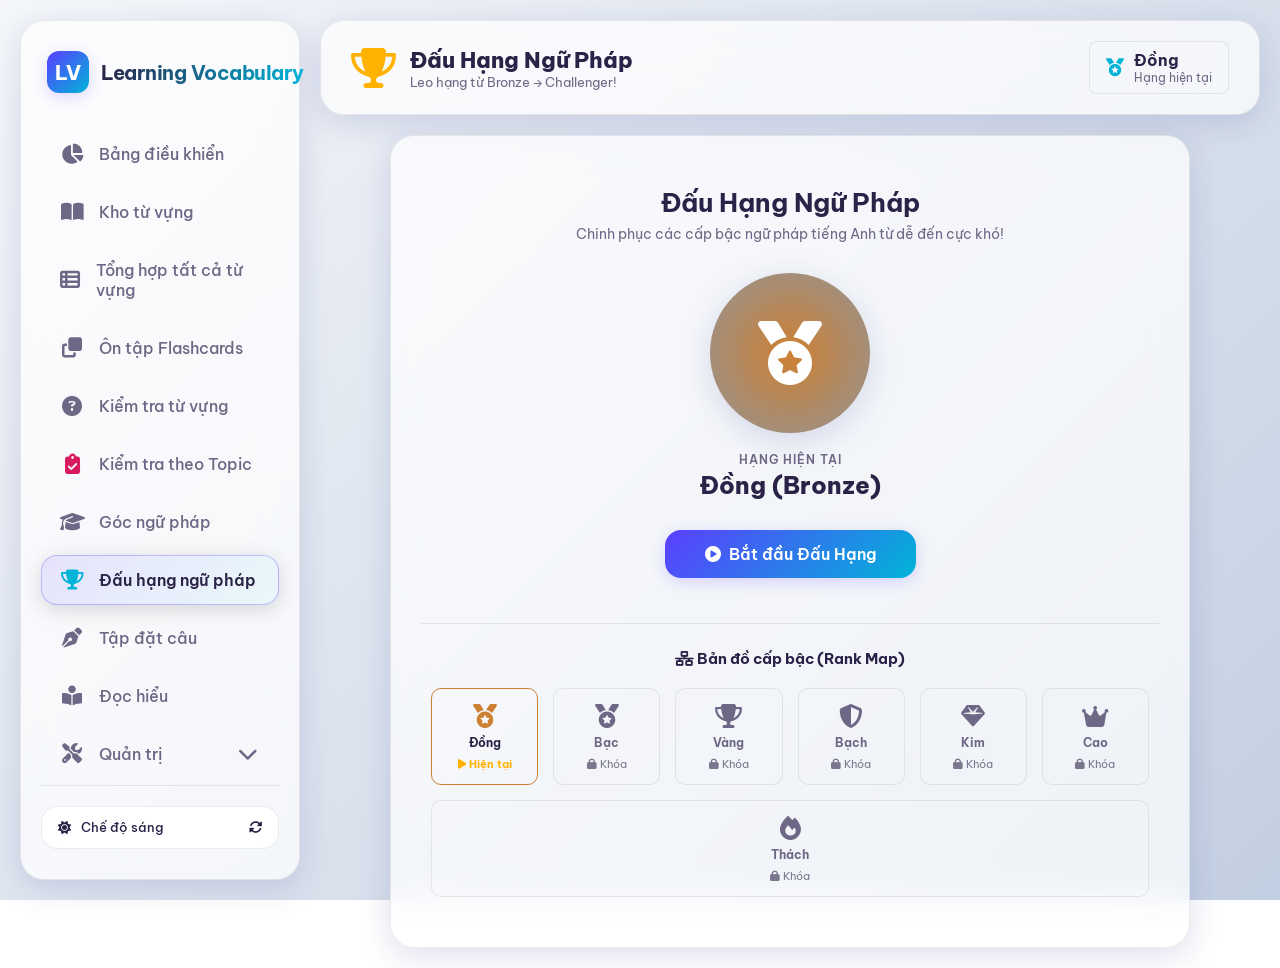
<file: rank.html>
<!DOCTYPE html>
<html lang="vi" data-theme="light">

<head>
  <meta charset="UTF-8">
  <meta name="viewport" content="width=device-width, initial-scale=1.0">
  <title>VocabMaster - Đấu Hạng Ngữ Pháp</title>
  <link rel="preconnect" href="https://fonts.googleapis.com">
  <link rel="preconnect" href="https://fonts.gstatic.com" crossorigin>
  <link
    href="https://fonts.googleapis.com/css2?family=Be+Vietnam+Pro:ital,wght@0,300;0,400;0,500;0,600;0,700;0,800;1,400;1,600&family=Inter:ital,wght@0,300;0,400;0,500;0,600;0,700;0,800;1,400&family=Plus+Jakarta+Sans:ital,wght@0,300;0,400;0,500;0,600;0,700;0,800;1,400&display=swap"
    rel="stylesheet">
  <link rel="stylesheet" href="css/style.css">
  <link rel="stylesheet" href="https://cdnjs.cloudflare.com/ajax/libs/font-awesome/6.4.0/css/all.min.css">
</head>

<body>
  <div class="app-container">

    <!-- SIDEBAR NAVIGATION -->
    <div id="sidebar-mount"></div>

    <!-- MAIN CONTENT -->
    <main class="main-content">
      <header class="app-header">
        <div class="robot-mascot-section">
          <div style="display:flex; align-items:center; gap:14px;">
            <i class="fa-solid fa-trophy" style="font-size:40px; color:var(--color-warning);"></i>
            <div>
              <h1 style="font-size:22px; font-weight:800; margin:0;">Đấu Hạng Ngữ Pháp</h1>
              <p style="font-size:13px; color:var(--text-muted); margin:0;">Leo hạng từ Bronze → Challenger!</p>
            </div>
          </div>
        </div>
        <div class="stats-summary-header">
          <div class="stat-header-item">
            <i class="fa-solid fa-medal"></i>
            <div>
              <span class="stat-header-value" id="header-current-rank">Bronze</span>
              <span class="stat-header-label">Hạng hiện tại</span>
            </div>
          </div>
        </div>
      </header>

      <section class="page-section active">
        <div class="panel" style="max-width: 800px; margin: 0 auto; width: 100%;">

          <!-- SCREEN 1: RANK DASHBOARD -->
          <div id="rank-dashboard-screen"
            style="display: flex; flex-direction: column; align-items: center; gap: 30px; padding: 20px 0;">
            <div style="text-align: center;">
              <h2 style="font-size: 26px; font-weight: 700; margin-bottom: 6px;">Đấu Hạng Ngữ Pháp</h2>
              <p style="color: var(--text-muted); font-size: 14px;">Chinh phục các cấp bậc ngữ pháp tiếng Anh từ dễ đến
                cực khó!</p>
            </div>

            <!-- Current rank badge -->
            <div style="display: flex; flex-direction: column; align-items: center; gap: 15px;">
              <div id="rank-badge-display"
                style="width: 160px; height: 160px; border-radius: 50%; display: flex; align-items: center; justify-content: center; font-size: 64px; color: white; position: relative; transition: transform 0.5s ease; box-shadow: var(--shadow-main);">
                <i class="fa-solid fa-medal"></i>
              </div>
              <div style="text-align: center;">
                <span
                  style="font-size: 12px; font-weight: 600; text-transform: uppercase; color: var(--text-muted); letter-spacing: 1px;">Hạng
                  hiện tại</span>
                <h3 id="rank-name-display" style="font-size: 24px; font-weight: 800; margin-top: 2px;">Đồng (Bronze)
                </h3>
              </div>
            </div>

            <!-- Start button -->
            <button type="button" class="btn btn-primary" id="rank-btn-start"
              style="padding: 14px 40px; font-size: 16px; border-radius: var(--border-radius-md); background: linear-gradient(135deg, var(--color-primary) 0%, var(--color-secondary) 100%);">
              <i class="fa-solid fa-circle-play"></i> Bắt đầu Đấu Hạng
            </button>

            <!-- Rank map -->
            <div style="width: 100%; border-top: 1px solid var(--border-glass); padding-top: 25px; margin-top: 15px;">
              <h4 style="font-size: 15px; font-weight: 700; margin-bottom: 20px; text-align: center;"><i
                  class="fa-solid fa-network-wired"></i> Bản đồ cấp bậc (Rank Map)</h4>
              <div id="rank-map-container"
                style="display: flex; justify-content: space-between; position: relative; padding: 0 10px; flex-wrap: wrap; gap: 15px; width: 100%;">
                <!-- Renders the rank list with active / lock states by JS -->
              </div>
            </div>
          </div>

          <!-- SCREEN 2: RANK MATCH PLAY -->
          <div id="rank-play-screen" style="display: none; flex-direction: column; gap: 20px;">
            <div
              style="display: flex; justify-content: space-between; align-items: center; font-family: var(--font-secondary); font-size: 13px; color: var(--text-muted);">
              <span id="rank-play-progress">Câu hỏi 1/5</span>
              <span id="rank-play-score-live">Số câu đúng: 0</span>
            </div>

            <div class="flashcard-progress-bar" style="margin-bottom: 10px;">
              <div class="flashcard-progress-fill" id="rank-play-progress-fill" style="width: 20%;"></div>
            </div>

            <!-- Question box -->
            <div class="quiz-question-box"
              style="padding: 30px; border-radius: var(--border-radius-md); text-align: center; border: 1px solid var(--border-glass); margin-bottom: 10px;">
              <span class="quiz-question-label"
                style="font-size: 12px; text-transform: uppercase; color: var(--color-secondary); letter-spacing: 1px;"
                id="rank-play-level-tag">Cấp độ: Đồng</span>
              <h3 id="rank-play-question-text"
                style="font-size: 18px; font-weight: 600; line-height: 1.5; margin-top: 10px;">Question text loaded
                here...</h3>
            </div>

            <!-- 4 options MCQ -->
            <div class="quiz-options-grid" id="rank-play-options" style="gap: 10px;">
              <!-- Inject A, B, C, D buttons by JS -->
            </div>

            <!-- Feedback box -->
            <div id="rank-play-feedback" class="rank-feedback-box" style="display:none;">
              <div class="rank-feedback-header">
                <div class="rank-feedback-icon" id="rank-feedback-icon-el">
                  <i class="fa-solid fa-circle-check" id="rank-feedback-icon"></i>
                </div>
                <div>
                  <div class="rank-feedback-status-text" id="rank-play-feedback-status">Chính xác!</div>
                  <div style="font-size: 12px; color: var(--text-muted); margin-top: 2px;" id="rank-feedback-subtitle">
                    +1 câu đúng</div>
                </div>
              </div>
              <div class="rank-correct-answer-note" id="rank-correct-answer-note" style="display:none;">
                <i class="fa-solid fa-lightbulb" style="color: var(--color-warning);"></i>
                <span>Đáp án đúng là:</span>
                <span class="correct-word" id="rank-correct-answer-text"></span>
              </div>
              <div class="rank-feedback-explanation">
                <i class="fa-solid fa-circle-info exp-icon"></i>
                <div class="exp-text">
                  <strong>Giải thích: </strong><span id="rank-play-feedback-text">Đang tải...</span>
                </div>
              </div>
            </div>

            <div style="text-align: right; margin-top: 8px;">
              <button type="button" class="btn btn-secondary" id="rank-play-btn-next" style="display: none;">Câu tiếp
                theo <i class="fa-solid fa-arrow-right"></i></button>
            </div>
          </div>

          <!-- SCREEN 3: RANK MATCH RESULT -->
          <div id="rank-result-screen"
            style="display: none; flex-direction: column; align-items: center; text-align: center; padding: 30px 15px; gap: 20px;">
            <i class="fa-solid fa-circle-up" style="font-size: 72px; color: var(--color-success);"
              id="rank-res-icon"></i>
            <h2 style="font-size: 26px; font-weight: 800;" id="rank-res-title">THĂNG HẠNG THÀNH CÔNG!</h2>
            <p style="color: var(--text-muted); max-width: 450px; line-height: 1.6;" id="rank-res-desc">
              Tuyệt vời! Bạn đã vượt qua cấp độ và xuất sắc thăng hạng lên bậc tiếp theo.
            </p>

            <div style="display: flex; align-items: center; gap: 20px; margin: 15px 0;">
              <div id="rank-res-badge-old"
                style="width: 80px; height: 80px; border-radius: 50%; display: flex; align-items: center; justify-content: center; font-size: 32px; background: var(--border-glass); opacity: 0.5;">
                <i class="fa-solid fa-medal"></i>
              </div>
              <i class="fa-solid fa-arrow-right-long" style="font-size: 24px; color: var(--text-muted);"></i>
              <div id="rank-res-badge-new"
                style="width: 110px; height: 110px; border-radius: 50%; display: flex; align-items: center; justify-content: center; font-size: 48px; box-shadow: var(--shadow-neon); border: 3px solid var(--color-secondary);">
                <i class="fa-solid fa-trophy"></i>
              </div>
            </div>

            <div style="font-size: 14px; font-weight: 600; color: var(--text-main); margin-bottom: 10px;"
              id="rank-res-score-detail">
              Đúng: 5 / 5 câu hỏi
            </div>

            <div style="display: flex; gap: 15px; margin-top: 10px;">
              <button type="button" class="btn btn-primary" id="rank-res-btn-action">Tiếp tục leo rank</button>
              <button type="button" class="btn btn-secondary" id="rank-res-btn-exit">Quay về Arena</button>
            </div>
          </div>

        </div>
      </section>
    </main>
  </div>

  <div id="toast-container"
    style="position: fixed; bottom: 30px; right: 30px; z-index: 2000; display: flex; flex-direction: column; gap: 10px;">
  </div>

  <script src="js/db.js"></script>
  <script src="js/data.js"></script>
  <script src="js/pdf_data.js"></script>
  <script src="js/seeder.js"></script>
  <script src="js/shared.js"></script>
  <script src="js/rank.js"></script>
</body>

</html>
</file>
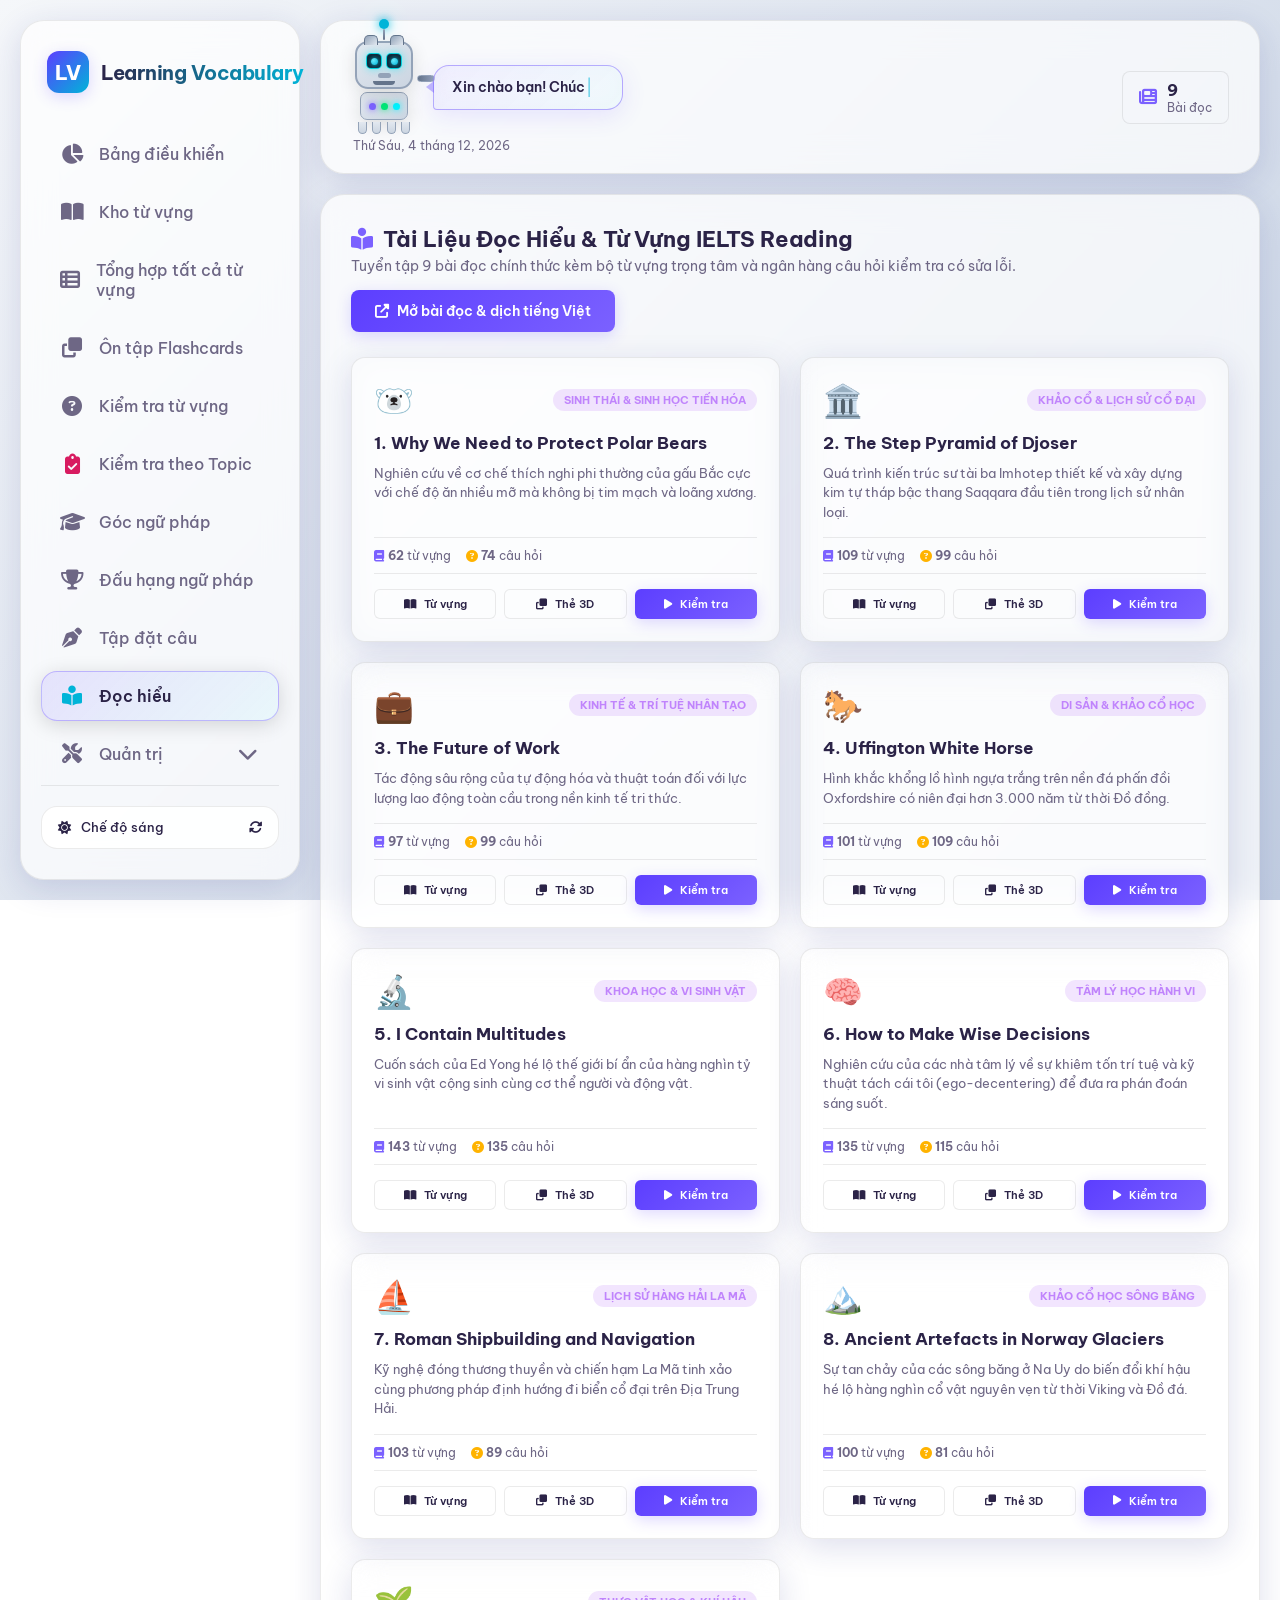
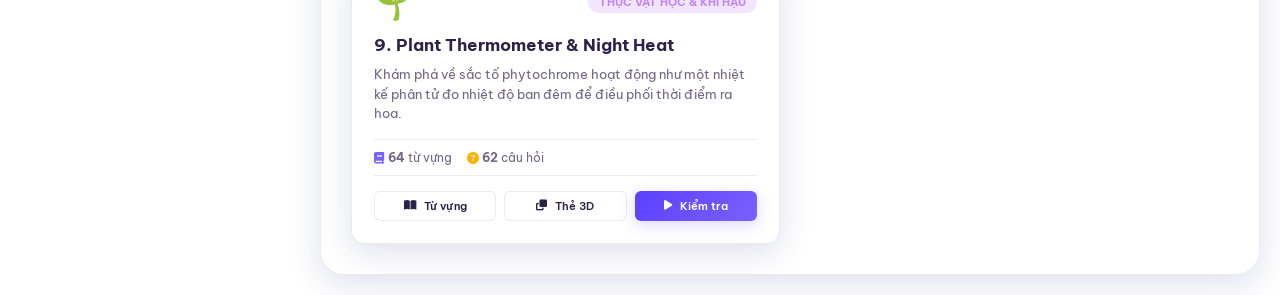
<file: reading.html>
<!DOCTYPE html>
<html lang="vi" data-theme="light">

<head>
  <meta charset="UTF-8">
  <meta name="viewport" content="width=device-width, initial-scale=1.0">
  <title>Đọc hiểu IELTS - VocabMaster</title>
  <meta name="description"
    content="Tuyển tập 9 bài đọc IELTS Reading chuyên sâu kèm từ vựng và bài tập kiểm tra sửa lỗi.">

  <!-- Google Fonts -->
  <link rel="preconnect" href="https://fonts.googleapis.com">
  <link rel="preconnect" href="https://fonts.gstatic.com" crossorigin>
  <link
    href="https://fonts.googleapis.com/css2?family=Be+Vietnam+Pro:ital,wght@0,300;0,400;0,500;0,600;0,700;0,800;1,400;1,600&family=Inter:ital,wght@0,300;0,400;0,500;0,600;0,700;0,800;1,400&family=Plus+Jakarta+Sans:ital,wght@0,300;0,400;0,500;0,600;0,700;0,800;1,400&display=swap"
    rel="stylesheet">

  <!-- CSS Stylesheet -->
  <link rel="stylesheet" href="css/style.css">

  <!-- FontAwesome Icons -->
  <link rel="stylesheet" href="https://cdnjs.cloudflare.com/ajax/libs/font-awesome/6.4.0/css/all.min.css">
</head>

<body>

  <div class="app-container">

    <!-- SIDEBAR NAVIGATION -->
    <div id="sidebar-mount"></div>

    <!-- MAIN CONTENT -->
    <main class="main-content">

      <!-- APP HEADER -->
      <header class="app-header">
        <div class="robot-mascot-section">
          <div class="robot-dog-wrap">
            <div class="robot-dog">
              <div class="robot-antenna">
                <div class="robot-antenna-ball"></div>
                <div class="robot-antenna-pole"></div>
              </div>
              <div class="robot-head">
                <div class="robot-ear robot-ear--l"></div>
                <div class="robot-ear robot-ear--r"></div>
                <div class="robot-eyes">
                  <div class="robot-eye">
                    <div class="robot-pupil"></div>
                  </div>
                  <div class="robot-eye">
                    <div class="robot-pupil"></div>
                  </div>
                </div>
                <div class="robot-mouth-zone">
                  <div class="robot-nose-btn"></div>
                  <div class="robot-smile-bar"></div>
                </div>
              </div>
              <div class="robot-body">
                <div class="robot-leds">
                  <div class="robot-led rl1"></div>
                  <div class="robot-led rl2"></div>
                  <div class="robot-led rl3"></div>
                </div>
              </div>
              <div class="robot-feet">
                <div class="robot-foot"></div>
                <div class="robot-foot"></div>
                <div class="robot-foot"></div>
                <div class="robot-foot"></div>
              </div>
              <div class="robot-tail-wrap">
                <div class="robot-tail"></div>
              </div>
            </div>
            <div class="robot-bubble">
              <span id="robot-typewriter"></span><span class="robot-cursor">|</span>
            </div>
          </div>
          <p id="current-date-txt" class="robot-date-txt"></p>
        </div>

        <div class="stats-summary-header">
          <div class="stat-header-item">
            <i class="fa-solid fa-newspaper" style="color: var(--color-primary-light);"></i>
            <div>
              <span class="stat-header-value">9</span>
              <span class="stat-header-label">Bài đọc</span>
            </div>
          </div>
        </div>
      </header>

      <!-- SECTION: READING PASSAGES -->
      <section class="page-section active" id="sec-reading">
        <div class="panel">
          <div class="panel-header" style="flex-wrap: wrap; gap: 15px; margin-bottom: 25px;">
            <div>
              <h2 class="panel-title" style="font-size: 22px;">
                <i class="fa-solid fa-book-open-reader" style="color: var(--color-primary-light);"></i>
                Tài Liệu Đọc Hiểu & Từ Vựng IELTS Reading
              </h2>
              <p style="color: var(--text-muted); font-size: 14px; margin-top: 4px;">
                Tuyển tập 9 bài đọc chính thức kèm bộ từ vựng trọng tâm và ngân hàng câu hỏi kiểm tra có sửa lỗi.
              </p>
            </div>
            <a href="https://docs.google.com/document/d/1hSLqSzOXsD-ea5K-4qi34hLhWf3hmpJ9AFRv4PdbpN8/edit?hl=vi&tab=t.0"
              target="_blank" rel="noopener noreferrer" class="btn btn-primary"
              style="display: inline-flex; align-items: center; gap: 8px;">
              <i class="fa-solid fa-up-right-from-square"></i> Mở bài đọc & dịch tiếng Việt
            </a>
          </div>

          <!-- Reading Passages Grid -->
          <div style="display: grid; grid-template-columns: repeat(auto-fill, minmax(340px, 1fr)); gap: 20px;"
            id="reading-cards-grid">
            <!-- Rendered by JS -->
          </div>

        </div>
      </section>

    </main>
  </div>

  <!-- Toast Notification -->
  <div id="toast-container"
    style="position: fixed; bottom: 24px; right: 24px; z-index: 9999; display: flex; flex-direction: column; gap: 10px;">
  </div>

  <!-- Scripts -->
  <script src="js/db.js"></script>
  <script src="js/data.js"></script>
  <script src="js/pdf_data.js"></script>
  <script src="js/seeder.js"></script>
  <script src="js/shared.js"></script>
  <script src="js/reading.js"></script>
</body>

</html>
</file>
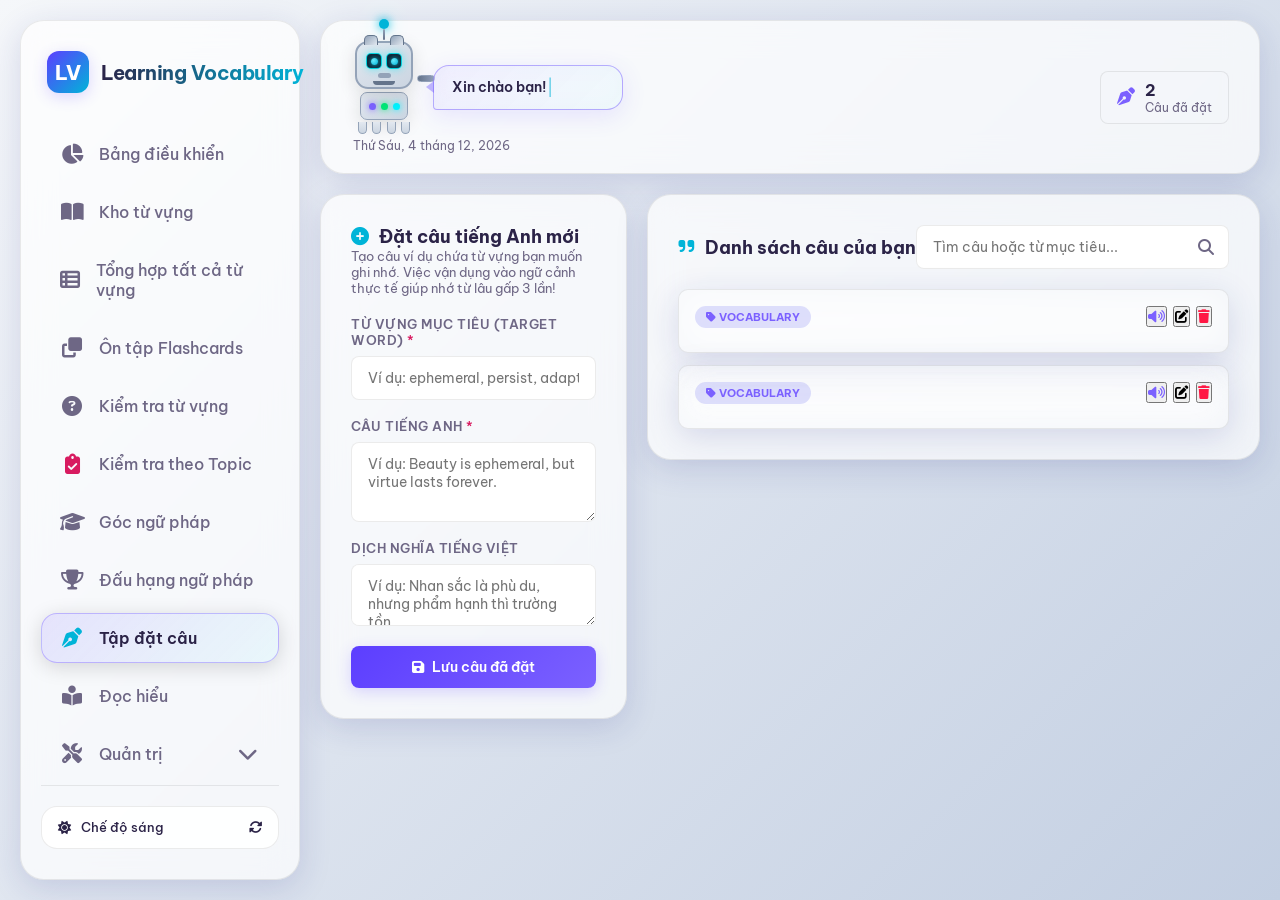
<file: sentences.html>
<!DOCTYPE html>
<html lang="vi" data-theme="light">

<head>
  <meta charset="UTF-8">
  <meta name="viewport" content="width=device-width, initial-scale=1.0">
  <title>Tập đặt câu - VocabMaster</title>
  <meta name="description"
    content="Luyện tập đặt câu tiếng Anh ứng dụng trực tiếp từ vựng đã học để nâng cao kỹ năng diễn đạt tự nhiên.">

  <!-- Google Fonts -->
  <link rel="preconnect" href="https://fonts.googleapis.com">
  <link rel="preconnect" href="https://fonts.gstatic.com" crossorigin>
  <link
    href="https://fonts.googleapis.com/css2?family=Be+Vietnam+Pro:ital,wght@0,300;0,400;0,500;0,600;0,700;0,800;1,400;1,600&family=Inter:ital,wght@0,300;0,400;0,500;0,600;0,700;0,800;1,400&family=Plus+Jakarta+Sans:ital,wght@0,300;0,400;0,500;0,600;0,700;0,800;1,400&display=swap"
    rel="stylesheet">

  <!-- CSS Stylesheet -->
  <link rel="stylesheet" href="css/style.css">

  <!-- FontAwesome Icons -->
  <link rel="stylesheet" href="https://cdnjs.cloudflare.com/ajax/libs/font-awesome/6.4.0/css/all.min.css">
</head>

<body>

  <div class="app-container">

    <!-- SIDEBAR NAVIGATION -->
    <div id="sidebar-mount"></div>

    <!-- MAIN CONTENT -->
    <main class="main-content">

      <!-- APP HEADER -->
      <header class="app-header">
        <div class="robot-mascot-section">
          <div class="robot-dog-wrap">
            <div class="robot-dog">
              <div class="robot-antenna">
                <div class="robot-antenna-ball"></div>
                <div class="robot-antenna-pole"></div>
              </div>
              <div class="robot-head">
                <div class="robot-ear robot-ear--l"></div>
                <div class="robot-ear robot-ear--r"></div>
                <div class="robot-eyes">
                  <div class="robot-eye">
                    <div class="robot-pupil"></div>
                  </div>
                  <div class="robot-eye">
                    <div class="robot-pupil"></div>
                  </div>
                </div>
                <div class="robot-mouth-zone">
                  <div class="robot-nose-btn"></div>
                  <div class="robot-smile-bar"></div>
                </div>
              </div>
              <div class="robot-body">
                <div class="robot-leds">
                  <div class="robot-led rl1"></div>
                  <div class="robot-led rl2"></div>
                  <div class="robot-led rl3"></div>
                </div>
              </div>
              <div class="robot-feet">
                <div class="robot-foot"></div>
                <div class="robot-foot"></div>
                <div class="robot-foot"></div>
                <div class="robot-foot"></div>
              </div>
              <div class="robot-tail-wrap">
                <div class="robot-tail"></div>
              </div>
            </div>
            <div class="robot-bubble">
              <span id="robot-typewriter"></span><span class="robot-cursor">|</span>
            </div>
          </div>
          <p id="current-date-txt" class="robot-date-txt"></p>
        </div>

        <div class="stats-summary-header">
          <div class="stat-header-item">
            <i class="fa-solid fa-pen-nib" style="color: var(--color-primary-light);"></i>
            <div>
              <span class="stat-header-value" id="header-sentences-count">0</span>
              <span class="stat-header-label">Câu đã đặt</span>
            </div>
          </div>
        </div>
      </header>

      <!-- SECTION: SENTENCES -->
      <section class="page-section active" id="sec-sentences">
        <div class="vocab-layout">

          <!-- Left: Add/Edit Sentence Form -->
          <div class="panel">
            <h3 class="panel-title" id="sentence-form-title"><i class="fa-solid fa-plus-circle"></i> Đặt câu tiếng Anh
              mới</h3>
            <p style="color: var(--text-muted); font-size: 13px; margin-bottom: 20px;">
              Tạo câu ví dụ chứa từ vựng bạn muốn ghi nhớ. Việc vận dụng vào ngữ cảnh thực tế giúp nhớ từ lâu gấp 3 lần!
            </p>

            <form id="sentence-form">
              <input type="hidden" id="sentence-id">

              <div class="form-group">
                <label for="sentence-target-word">Từ vựng mục tiêu (Target Word) <span
                    style="color:var(--color-accent)">*</span></label>
                <input type="text" id="sentence-target-word" placeholder="Ví dụ: ephemeral, persist, adapt..." required>
              </div>

              <div class="form-group">
                <label for="sentence-en">Câu tiếng Anh <span style="color:var(--color-accent)">*</span></label>
                <textarea id="sentence-en" rows="3" placeholder="Ví dụ: Beauty is ephemeral, but virtue lasts forever."
                  required></textarea>
              </div>

              <div class="form-group">
                <label for="sentence-vi">Dịch nghĩa tiếng Việt</label>
                <textarea id="sentence-vi" rows="2"
                  placeholder="Ví dụ: Nhan sắc là phù du, nhưng phẩm hạnh thì trường tồn."></textarea>
              </div>

              <div style="display: flex; gap: 10px; margin-top: 20px;">
                <button type="submit" class="btn btn-primary" style="flex-grow: 1;" id="sentence-btn-submit">
                  <i class="fa-solid fa-floppy-disk"></i> Lưu câu đã đặt
                </button>
                <button type="button" class="btn btn-secondary" id="sentence-btn-cancel" style="display: none;">
                  Hủy
                </button>
              </div>
            </form>
          </div>

          <!-- Right: Sentences List -->
          <div class="panel">
            <div class="panel-header" style="margin-bottom: 20px;">
              <h3 class="panel-title"><i class="fa-solid fa-quote-right"></i> Danh sách câu của bạn</h3>
              <div class="search-box" style="width: 250px;">
                <input type="search" id="sentence-search" placeholder="Tìm câu hoặc từ mục tiêu...">
                <i class="fa-solid fa-magnifying-glass"></i>
              </div>
            </div>

            <div id="sentences-list-container" style="display: flex; flex-direction: column; gap: 12px;">
              <!-- Rendered by JS -->
            </div>
          </div>

        </div>
      </section>

    </main>
  </div>

  <!-- Toast Notification -->
  <div id="toast-container"
    style="position: fixed; bottom: 24px; right: 24px; z-index: 9999; display: flex; flex-direction: column; gap: 10px;">
  </div>

  <!-- Scripts -->
  <script src="js/db.js"></script>
  <script src="js/data.js"></script>
  <script src="js/pdf_data.js"></script>
  <script src="js/seeder.js"></script>
  <script src="js/shared.js"></script>
  <script src="js/sentences.js"></script>
</body>

</html>
</file>
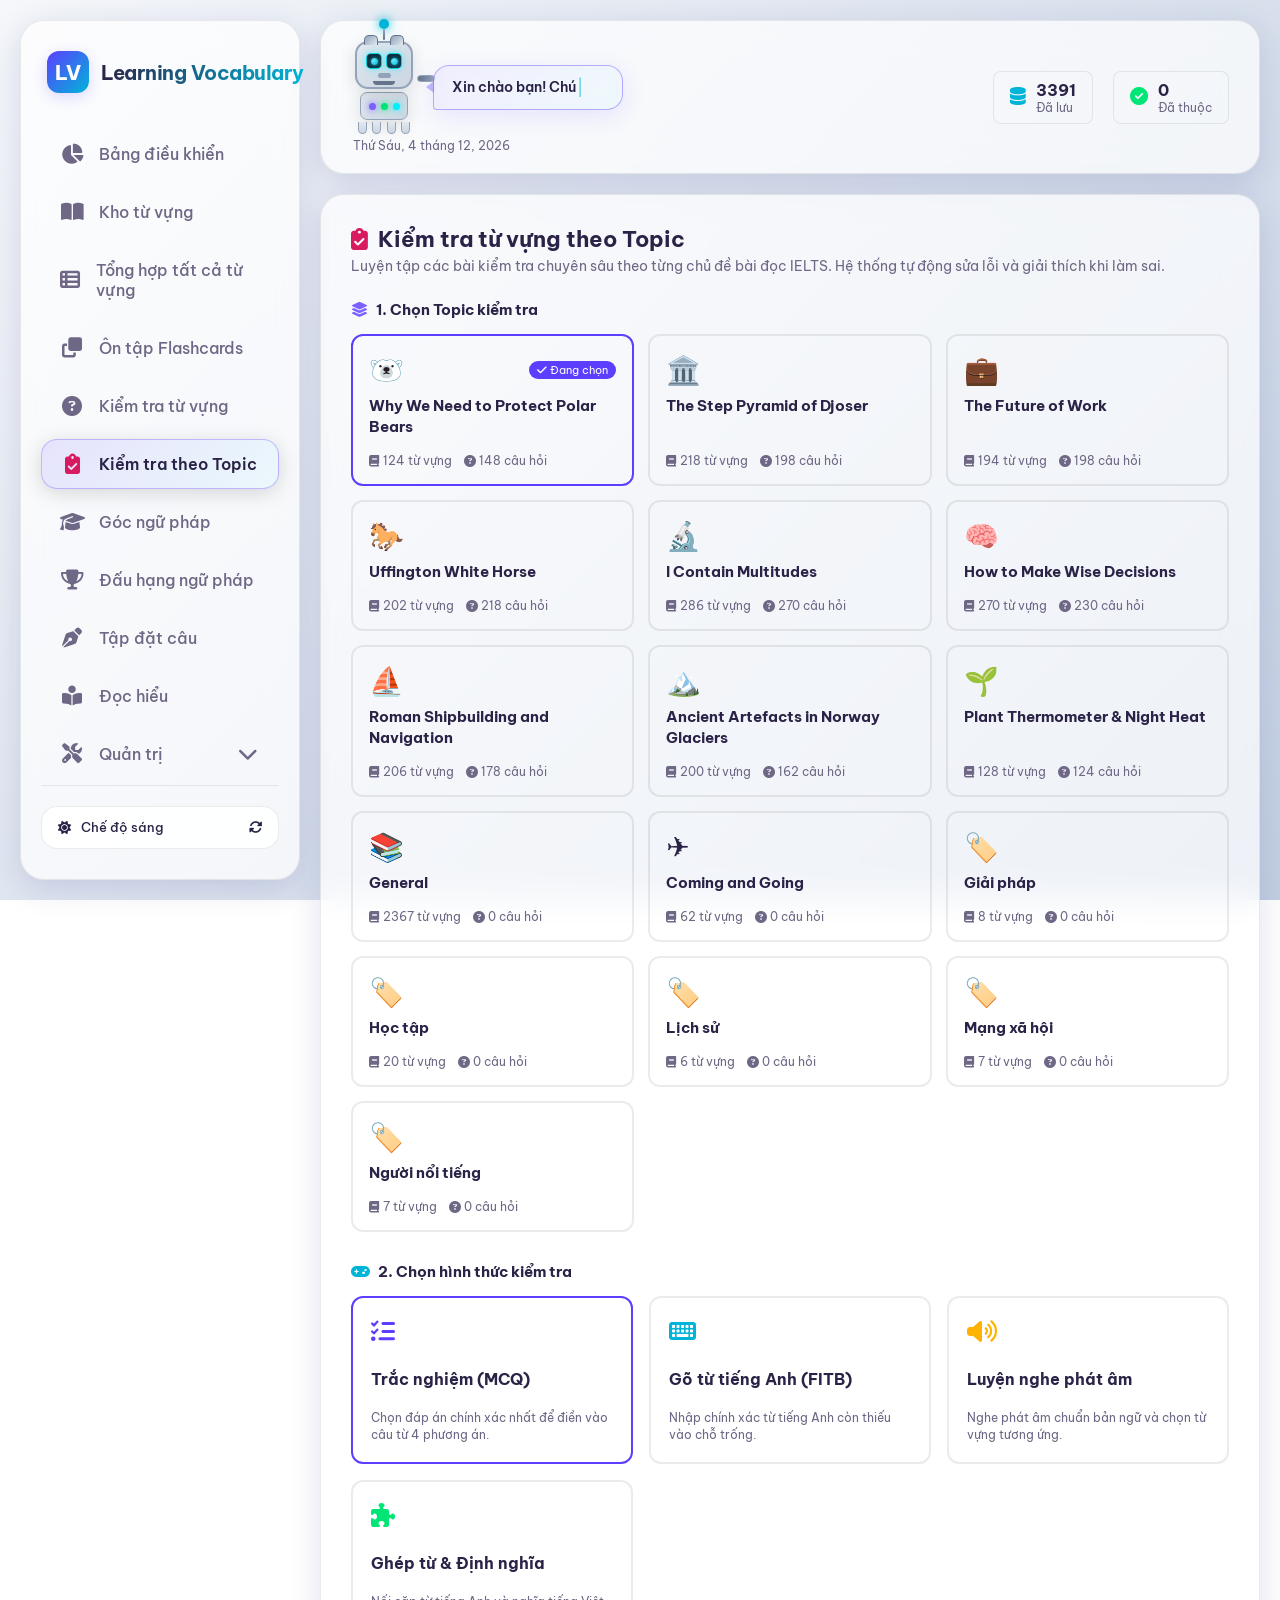
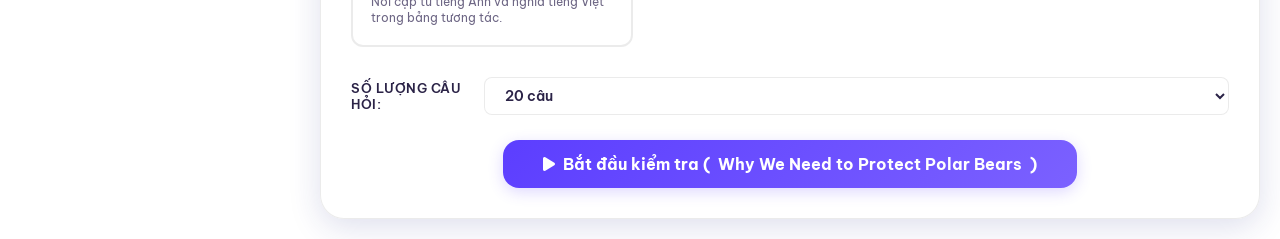
<file: topic-quiz.html>
<!DOCTYPE html>
<html lang="vi" data-theme="light">

<head>
  <meta charset="UTF-8">
  <meta name="viewport" content="width=device-width, initial-scale=1.0">
  <title>Kiểm tra theo Topic - VocabMaster</title>
  <meta name="description"
    content="Kiểm tra từ vựng chuyên sâu theo từng chủ đề bài đọc IELTS với các chế độ MCQ, FITB, Luyện nghe và Ghép thẻ.">

  <!-- Google Fonts -->
  <link rel="preconnect" href="https://fonts.googleapis.com">
  <link rel="preconnect" href="https://fonts.gstatic.com" crossorigin>
  <link
    href="https://fonts.googleapis.com/css2?family=Be+Vietnam+Pro:ital,wght@0,300;0,400;0,500;0,600;0,700;0,800;1,400;1,600&family=Inter:ital,wght@0,300;0,400;0,500;0,600;0,700;0,800;1,400&family=Plus+Jakarta+Sans:ital,wght@0,300;0,400;0,500;0,600;0,700;0,800;1,400&display=swap"
    rel="stylesheet">

  <!-- CSS Stylesheet -->
  <link rel="stylesheet" href="css/style.css">

  <!-- FontAwesome Icons -->
  <link rel="stylesheet" href="https://cdnjs.cloudflare.com/ajax/libs/font-awesome/6.4.0/css/all.min.css">
</head>

<body>

  <div class="app-container">

    <!-- SIDEBAR NAVIGATION -->
    <div id="sidebar-mount"></div>

    <!-- MAIN CONTENT -->
    <main class="main-content">

      <!-- APP HEADER -->
      <header class="app-header">
        <div class="robot-mascot-section">
          <div class="robot-dog-wrap">
            <div class="robot-dog">
              <div class="robot-antenna">
                <div class="robot-antenna-ball"></div>
                <div class="robot-antenna-pole"></div>
              </div>
              <div class="robot-head">
                <div class="robot-ear robot-ear--l"></div>
                <div class="robot-ear robot-ear--r"></div>
                <div class="robot-eyes">
                  <div class="robot-eye">
                    <div class="robot-pupil"></div>
                  </div>
                  <div class="robot-eye">
                    <div class="robot-pupil"></div>
                  </div>
                </div>
                <div class="robot-mouth-zone">
                  <div class="robot-nose-btn"></div>
                  <div class="robot-smile-bar"></div>
                </div>
              </div>
              <div class="robot-body">
                <div class="robot-leds">
                  <div class="robot-led rl1"></div>
                  <div class="robot-led rl2"></div>
                  <div class="robot-led rl3"></div>
                </div>
              </div>
              <div class="robot-feet">
                <div class="robot-foot"></div>
                <div class="robot-foot"></div>
                <div class="robot-foot"></div>
                <div class="robot-foot"></div>
              </div>
              <div class="robot-tail-wrap">
                <div class="robot-tail"></div>
              </div>
            </div>
            <div class="robot-bubble">
              <span id="robot-typewriter"></span><span class="robot-cursor">|</span>
            </div>
          </div>
          <p id="current-date-txt" class="robot-date-txt"></p>
        </div>

        <div class="stats-summary-header">
          <div class="stat-header-item">
            <i class="fa-solid fa-database"></i>
            <div>
              <span class="stat-header-value" id="header-total-vocab">0</span>
              <span class="stat-header-label">Đã lưu</span>
            </div>
          </div>
          <div class="stat-header-item">
            <i class="fa-solid fa-circle-check" style="color: var(--color-success);"></i>
            <div>
              <span class="stat-header-value" id="header-mastered-vocab">0</span>
              <span class="stat-header-label">Đã thuộc</span>
            </div>
          </div>
        </div>
      </header>

      <!-- SECTION: TOPIC QUIZ -->
      <section class="page-section active" id="sec-topic-quiz">
        <div class="panel">

          <!-- 1. TOPIC QUIZ SETUP SCREEN -->
          <div id="tquiz-setup-screen">
            <div class="panel-header" style="margin-bottom: 25px;">
              <div>
                <h2 class="panel-title" style="font-size: 22px;">
                  <i class="fa-solid fa-clipboard-check" style="color: var(--color-accent);"></i>
                  Kiểm tra từ vựng theo Topic
                </h2>
                <p style="color: var(--text-muted); font-size: 14px; margin-top: 4px;">
                  Luyện tập các bài kiểm tra chuyên sâu theo từng chủ đề bài đọc IELTS. Hệ thống tự động sửa lỗi và giải
                  thích khi làm sai.
                </p>
              </div>
            </div>

            <!-- Topic Cards Grid -->
            <div style="margin-bottom: 30px;">
              <h3
                style="font-size: 15px; font-weight: 700; color: var(--text-main); margin-bottom: 15px; display: flex; align-items: center; gap: 8px;">
                <i class="fa-solid fa-layer-group" style="color: var(--color-primary-light);"></i> 1. Chọn Topic kiểm
                tra
              </h3>
              <div class="topic-quiz-grid" id="tquiz-cards-grid"
                style="display: grid; grid-template-columns: repeat(auto-fill, minmax(280px, 1fr)); gap: 14px;">
                <!-- JS will render topic selector cards here -->
              </div>
            </div>

            <!-- Quiz Mode Cards Selection -->
            <div style="margin-bottom: 30px;">
              <h3
                style="font-size: 15px; font-weight: 700; color: var(--text-main); margin-bottom: 15px; display: flex; align-items: center; gap: 8px;">
                <i class="fa-solid fa-gamepad" style="color: var(--color-secondary);"></i> 2. Chọn hình thức kiểm tra
              </h3>

              <div style="display: grid; grid-template-columns: repeat(auto-fit, minmax(220px, 1fr)); gap: 16px;">

                <div class="tquiz-mode-card active" data-tmode="mcq" id="tmode-mcq"
                  style="cursor: pointer; padding: 18px; border-radius: 12px; background: rgba(255,255,255,0.03); border: 2px solid var(--color-primary); transition: all 0.2s;">
                  <div class="tquiz-mode-icon"
                    style="font-size: 24px; color: var(--color-primary); margin-bottom: 8px;"><i
                      class="fa-solid fa-list-check"></i></div>
                  <h4 style="color: var(--text-main); margin-bottom: 6px;">Trắc nghiệm (MCQ)</h4>
                  <p style="font-size: 12px; color: var(--text-muted); line-height: 1.4;">Chọn đáp án chính xác nhất để
                    điền vào câu từ 4 phương án.</p>
                </div>

                <div class="tquiz-mode-card" data-tmode="fitb" id="tmode-fitb"
                  style="cursor: pointer; padding: 18px; border-radius: 12px; background: rgba(255,255,255,0.03); border: 2px solid var(--border-glass); transition: all 0.2s;">
                  <div class="tquiz-mode-icon"
                    style="font-size: 24px; color: var(--color-secondary); margin-bottom: 8px;"><i
                      class="fa-solid fa-keyboard"></i></div>
                  <h4 style="color: var(--text-main); margin-bottom: 6px;">Gõ từ tiếng Anh (FITB)</h4>
                  <p style="font-size: 12px; color: var(--text-muted); line-height: 1.4;">Nhập chính xác từ tiếng Anh
                    còn thiếu vào chỗ trống.</p>
                </div>

                <div class="tquiz-mode-card" data-tmode="audio" id="tmode-audio"
                  style="cursor: pointer; padding: 18px; border-radius: 12px; background: rgba(255,255,255,0.03); border: 2px solid var(--border-glass); transition: all 0.2s;">
                  <div class="tquiz-mode-icon"
                    style="font-size: 24px; color: var(--color-warning); margin-bottom: 8px;"><i
                      class="fa-solid fa-volume-high"></i></div>
                  <h4 style="color: var(--text-main); margin-bottom: 6px;">Luyện nghe phát âm</h4>
                  <p style="font-size: 12px; color: var(--text-muted); line-height: 1.4;">Nghe phát âm chuẩn bản ngữ và
                    chọn từ vựng tương ứng.</p>
                </div>

                <div class="tquiz-mode-card" data-tmode="match" id="tmode-match"
                  style="cursor: pointer; padding: 18px; border-radius: 12px; background: rgba(255,255,255,0.03); border: 2px solid var(--border-glass); transition: all 0.2s;">
                  <div class="tquiz-mode-icon"
                    style="font-size: 24px; color: var(--color-success); margin-bottom: 8px;"><i
                      class="fa-solid fa-puzzle-piece"></i></div>
                  <h4 style="color: var(--text-main); margin-bottom: 6px;">Ghép từ & Định nghĩa</h4>
                  <p style="font-size: 12px; color: var(--text-muted); line-height: 1.4;">Nối cặp từ tiếng Anh và nghĩa
                    tiếng Việt trong bảng tương tác.</p>
                </div>

              </div>
            </div>

            <!-- Question count selection -->
            <div style="margin-bottom: 25px; display: flex; align-items: center; justify-content: center; gap: 12px;">
              <label for="tquiz-question-count-select" style="font-weight: 600; color: var(--text-main);">Số lượng câu
                hỏi:</label>
              <select id="tquiz-question-count-select"
                style="padding: 8px 16px; border-radius: 8px; border: 1px solid var(--border-glass); background: var(--bg-input); color: var(--text-main); font-weight: 600;">
                <option value="10">10 câu</option>
                <option value="20" selected>20 câu</option>
                <option value="50">50 câu</option>
                <option value="all">Tất cả câu hỏi của Topic</option>
              </select>
            </div>

            <!-- Start Action Button -->
            <div style="text-align: center; margin-top: 25px;">
              <button class="btn btn-primary" id="btn-start-tquiz-custom"
                style="padding: 14px 40px; font-size: 16px; font-weight: 700; border-radius: var(--border-radius-md); box-shadow: var(--shadow-neon);">
                <i class="fa-solid fa-play"></i> Bắt đầu kiểm tra (<span id="tquiz-selected-topic-title">Why We Need to
                  Protect Polar Bears</span>)
              </button>
            </div>
          </div>

          <!-- 2. TOPIC QUIZ PLAY ARENA -->
          <div id="tquiz-play-arena" style="display: none;">

            <!-- Top Header & Timer Bar -->
            <div
              style="display: flex; justify-content: space-between; align-items: center; margin-bottom: 15px; flex-wrap: wrap; gap: 10px;">
              <div>
                <span class="vocab-card-type" id="tquiz-arena-topic-badge">🐻‍❄️ Why We Need to Protect Polar
                  Bears</span>
                <span style="font-weight: 700; font-size: 16px; margin-left: 8px; color: var(--text-main);"
                  id="tquiz-arena-mode-badge">Trắc nghiệm</span>
              </div>

              <div style="display: flex; align-items: center; gap: 20px;">
                <div style="font-weight: 700; color: var(--color-warning);">
                  <i class="fa-solid fa-stopwatch"></i> <span id="tquiz-timer-text">00:00</span>
                </div>
                <div style="font-weight: 700; color: var(--color-success);" id="tquiz-live-score">
                  Điểm: 0
                </div>
                <button class="btn btn-secondary btn-sm" id="btn-exit-tquiz"
                  style="padding: 4px 10px; font-size: 12px;">
                  <i class="fa-solid fa-xmark"></i> Thoát
                </button>
              </div>
            </div>

            <!-- Progress Bar -->
            <div class="flashcard-progress-bar" style="margin-bottom: 25px;">
              <div class="flashcard-progress-fill" id="tquiz-progress-fill" style="width: 0%;"></div>
            </div>

            <!-- Question Box -->
            <div class="quiz-question-box" id="tquiz-question-box" style="margin-bottom: 25px;">
              <span class="quiz-question-label" id="tquiz-q-num">Câu hỏi 1 / 20</span>
              <h3 class="quiz-question-text" id="tquiz-q-text"
                style="font-size: 20px; line-height: 1.5; margin-top: 10px;">
                Without sufficient food, female bears may experience severe weight loss during _______.
              </h3>
              <p class="quiz-question-sub" id="tquiz-q-sub" style="margin-top: 6px;"></p>
            </div>

            <!-- Options Grid (MCQ / Audio) -->
            <div class="quiz-options-grid" id="tquiz-options-container">
              <!-- Rendered by JS -->
            </div>

            <!-- Input Container (FITB) -->
            <div class="quiz-input-container" id="tquiz-fitb-container" style="display: none;">
              <input type="text" id="tquiz-input-answer" placeholder="Gõ từ tiếng Anh cần điền..." autocomplete="off">
              <button class="btn btn-primary" id="tquiz-btn-submit-fitb">Gửi câu trả lời</button>
            </div>

            <!-- Match Arena (Ghép thẻ) -->
            <div id="tquiz-match-container" style="display: none;">
              <p style="text-align: center; color: var(--text-muted); font-size: 14px; margin-bottom: 15px;">
                Nhấn vào một từ tiếng Anh và sau đó nhấn vào nghĩa tiếng Việt tương ứng để ghép cặp.
              </p>
              <div style="display: grid; grid-template-columns: 1fr 1fr; gap: 20px;" id="tquiz-match-grid">
                <!-- JS will inject cards -->
              </div>
            </div>

            <!-- Action buttons -->
            <div style="text-align: right; margin-top: 20px;">
              <button class="btn btn-secondary" id="tquiz-btn-next" style="display: none;">
                Câu tiếp theo <i class="fa-solid fa-arrow-right"></i>
              </button>
            </div>

          </div>

          <!-- 3. TOPIC QUIZ RESULTS SCREEN -->
          <div id="tquiz-result-screen" class="quiz-results" style="display: none;">
            <i class="fa-solid fa-trophy" style="font-size: 60px; color: var(--color-warning);" id="tquiz-res-icon"></i>
            <h2 id="tquiz-res-title" style="margin-top: 12px;">Hoàn thành bài kiểm tra Topic!</h2>
            <p id="tquiz-res-subtitle" style="color: var(--text-muted); margin-top: 6px;">Chúc mừng bạn đã hoàn thành
              bài kiểm tra.</p>

            <div class="score-circle" style="margin: 25px auto;">
              <span class="score-value" id="tquiz-res-score">18/20</span>
              <span class="score-total" id="tquiz-res-percent">90% Chính xác</span>
            </div>

            <div
              style="display: flex; justify-content: center; gap: 25px; margin: 20px 0; color: var(--text-muted); font-size: 14px;">
              <div><i class="fa-solid fa-clock"></i> Thời gian: <strong id="tquiz-res-time"
                  style="color:var(--text-main);">02:45</strong></div>
              <div><i class="fa-solid fa-circle-check" style="color:var(--color-success);"></i> Đúng: <strong
                  id="tquiz-res-correct" style="color:var(--color-success);">18</strong></div>
              <div><i class="fa-solid fa-circle-xmark" style="color:var(--color-danger);"></i> Sai: <strong
                  id="tquiz-res-wrong" style="color:var(--color-danger);">2</strong></div>
            </div>

            <!-- Wrong answers correction list -->
            <div id="tquiz-wrong-review-box"
              style="display: none; text-align: left; background: rgba(255,255,255,0.02); border: 1px solid var(--border-glass); border-radius: 12px; padding: 20px; margin: 25px 0;">
              <h4
                style="color: var(--color-danger); margin-bottom: 15px; display: flex; align-items: center; gap: 8px;">
                <i class="fa-solid fa-lightbulb" style="color: var(--color-warning);"></i> Hướng dẫn sửa lỗi cho các câu
                làm sai:
              </h4>
              <div id="tquiz-wrong-list" style="display: flex; flex-direction: column; gap: 10px;"></div>
            </div>

            <div style="display: flex; justify-content: center; gap: 15px; margin-top: 25px;">
              <button class="btn btn-primary" id="btn-tquiz-retry">
                <i class="fa-solid fa-rotate"></i> Làm lại bài này
              </button>
              <button class="btn btn-secondary" id="btn-tquiz-change-topic">
                <i class="fa-solid fa-list"></i> Chọn Topic khác
              </button>
            </div>
          </div>

        </div>
      </section>

    </main>
  </div>

  <!-- Toast Notification -->
  <div id="toast-container"
    style="position: fixed; bottom: 24px; right: 24px; z-index: 9999; display: flex; flex-direction: column; gap: 10px;">
  </div>

  <!-- Scripts -->
  <script src="js/db.js"></script>
  <script src="js/data.js"></script>
  <script src="js/pdf_data.js"></script>
  <script src="js/seeder.js"></script>
  <script src="js/shared.js"></script>
  <script src="js/topic-quiz.js"></script>
</body>

</html>
</file>
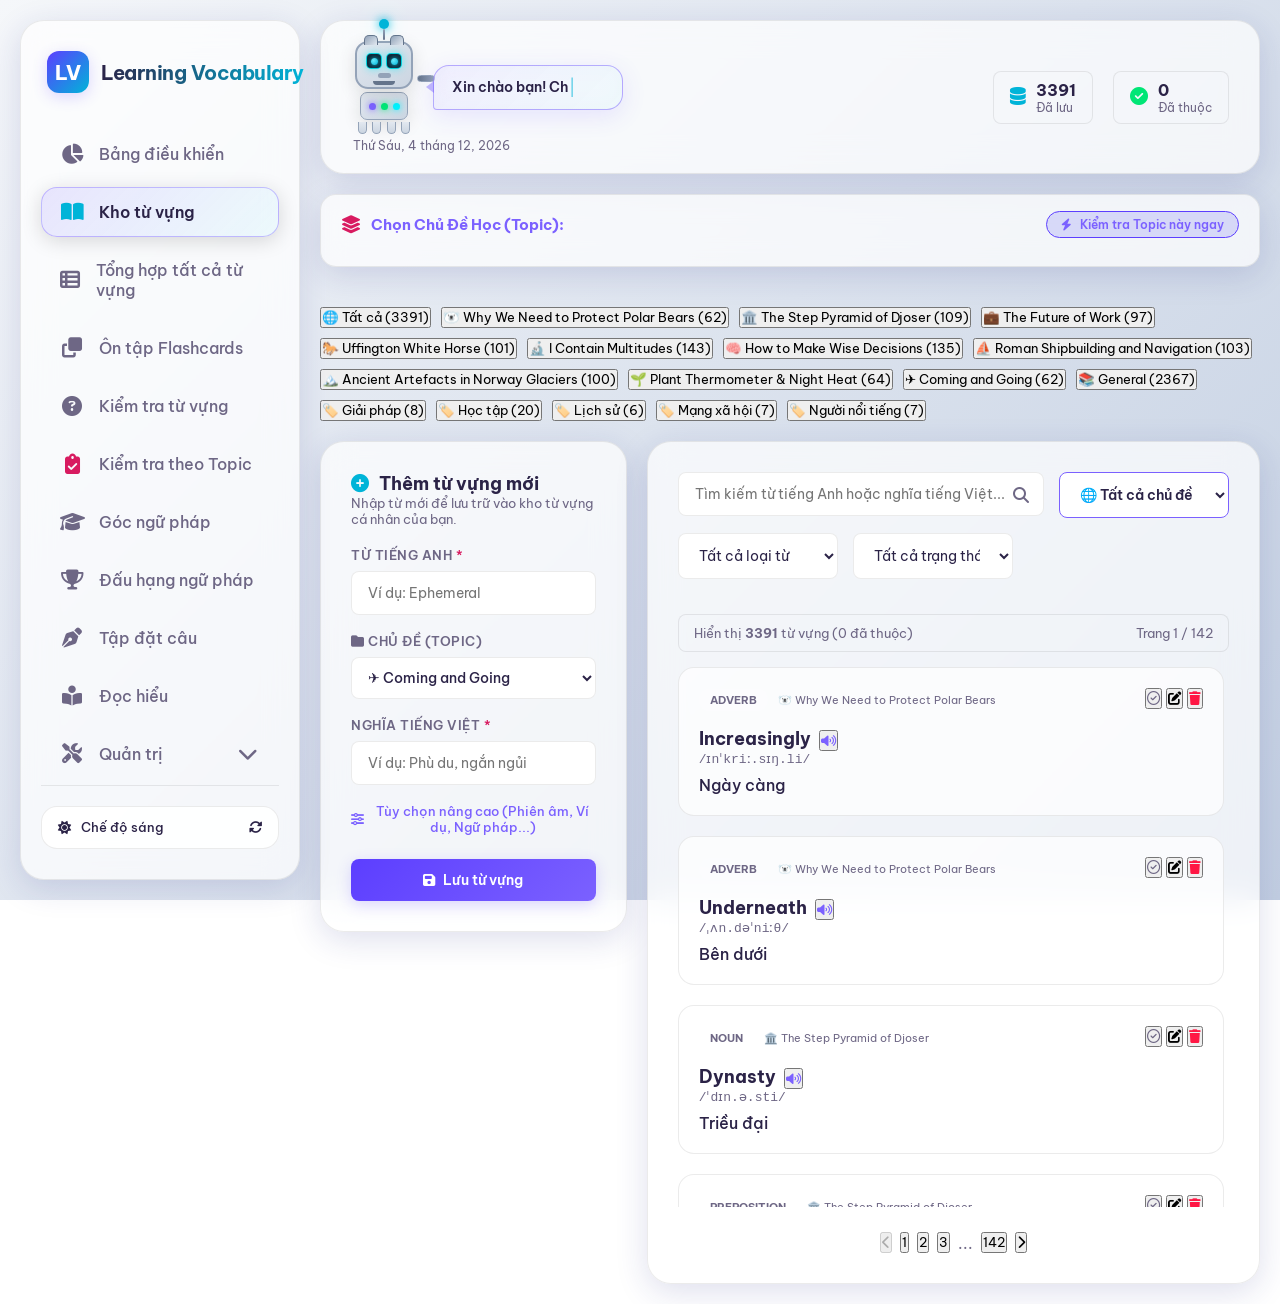
<file: vocabulary.html>
<!DOCTYPE html>
<html lang="vi" data-theme="light">

<head>
  <meta charset="UTF-8">
  <meta name="viewport" content="width=device-width, initial-scale=1.0">
  <title>VocabMaster - Kho Từ Vựng</title>
  <meta name="description" content="Quản lý kho từ vựng tiếng Anh cá nhân: thêm, sửa, xóa và lọc từ theo chủ đề.">

  <!-- Google Fonts -->
  <link rel="preconnect" href="https://fonts.googleapis.com">
  <link rel="preconnect" href="https://fonts.gstatic.com" crossorigin>
  <link
    href="https://fonts.googleapis.com/css2?family=Be+Vietnam+Pro:ital,wght@0,300;0,400;0,500;0,600;0,700;0,800;1,400;1,600&family=Inter:ital,wght@0,300;0,400;0,500;0,600;0,700;0,800;1,400&family=Plus+Jakarta+Sans:ital,wght@0,300;0,400;0,500;0,600;0,700;0,800;1,400&display=swap"
    rel="stylesheet">

  <!-- CSS Stylesheet -->
  <link rel="stylesheet" href="css/style.css">

  <!-- FontAwesome Icons -->
  <link rel="stylesheet" href="https://cdnjs.cloudflare.com/ajax/libs/font-awesome/6.4.0/css/all.min.css">
</head>

<body>

  <div class="app-container">

    <!-- SIDEBAR NAVIGATION -->
    <div id="sidebar-mount"></div>

    <!-- MAIN CONTENT -->
    <main class="main-content">

      <!-- APP HEADER -->
      <header class="app-header">
        <div class="robot-mascot-section">
          <div class="robot-dog-wrap">
            <div class="robot-dog">
              <div class="robot-antenna">
                <div class="robot-antenna-ball"></div>
                <div class="robot-antenna-pole"></div>
              </div>
              <div class="robot-head">
                <div class="robot-ear robot-ear--l"></div>
                <div class="robot-ear robot-ear--r"></div>
                <div class="robot-eyes">
                  <div class="robot-eye">
                    <div class="robot-pupil"></div>
                  </div>
                  <div class="robot-eye">
                    <div class="robot-pupil"></div>
                  </div>
                </div>
                <div class="robot-mouth-zone">
                  <div class="robot-nose-btn"></div>
                  <div class="robot-smile-bar"></div>
                </div>
              </div>
              <div class="robot-body">
                <div class="robot-leds">
                  <div class="robot-led rl1"></div>
                  <div class="robot-led rl2"></div>
                  <div class="robot-led rl3"></div>
                </div>
              </div>
              <div class="robot-feet">
                <div class="robot-foot"></div>
                <div class="robot-foot"></div>
                <div class="robot-foot"></div>
                <div class="robot-foot"></div>
              </div>
              <div class="robot-tail-wrap">
                <div class="robot-tail"></div>
              </div>
            </div>
            <div class="robot-bubble">
              <span id="robot-typewriter"></span><span class="robot-cursor">|</span>
            </div>
          </div>
          <p id="current-date-txt" class="robot-date-txt"></p>
        </div>

        <div class="stats-summary-header">
          <div class="stat-header-item">
            <i class="fa-solid fa-database"></i>
            <div>
              <span class="stat-header-value" id="header-total-vocab">0</span>
              <span class="stat-header-label">Đã lưu</span>
            </div>
          </div>
          <div class="stat-header-item">
            <i class="fa-solid fa-circle-check" style="color: var(--color-success);"></i>
            <div>
              <span class="stat-header-value" id="header-mastered-vocab">0</span>
              <span class="stat-header-label">Đã thuộc</span>
            </div>
          </div>
        </div>
      </header>

      <!-- ---------------------------------------------------- -->
      <!-- SECTION: VOCABULARY (Kho từ vựng)                    -->
      <!-- ---------------------------------------------------- -->
      <section class="page-section active" id="sec-vocabulary">

        <!-- TOPIC SELECTION BANNER / PILLS BAR -->
        <div class="topic-selection-card" id="topic-selection-card">
          <div class="topic-bar-header">
            <div class="topic-bar-title">
              <i class="fa-solid fa-layer-group"></i>
              <span>Chọn Chủ Đề Học (Topic):</span>
            </div>
            <div class="topic-bar-stats" id="topic-bar-stats" style="font-size: 13px; color: var(--text-muted);">
              <!-- JS renders stats -->
            </div>
            <button class="btn btn-secondary btn-sm" id="btn-quick-topic-test"
              style="border-radius: 20px; padding: 5px 14px; font-size: 12px; background: rgba(99,102,241,0.2); color: var(--color-primary-light); border: 1px solid var(--color-primary); cursor: pointer;">
              <i class="fa-solid fa-bolt"></i> Kiểm tra Topic này ngay
            </button>
          </div>
        </div>
        <div class="topic-pills-wrapper" id="topic-pills-wrapper">
          <!-- JS renders dynamic topic pills -->
        </div>

        <div class="vocab-layout">
          <!-- Left: Add/Edit Form -->
          <div class="panel">
            <h3 class="panel-title" id="vocab-form-title"><i class="fa-solid fa-plus-circle"></i> Thêm từ vựng mới</h3>
            <p style="color: var(--text-muted); font-size: 13px; margin-bottom: 20px;">
              Nhập từ mới để lưu trữ vào kho từ vựng cá nhân của bạn.
            </p>

            <form id="vocab-form">
              <input type="hidden" id="vocab-id">

              <div class="form-group">
                <label for="vocab-word">Từ tiếng Anh <span style="color:var(--color-accent)">*</span></label>
                <input type="text" id="vocab-word" placeholder="Ví dụ: Ephemeral" required>
              </div>

              <div class="form-group">
                <label for="vocab-topic"><i class="fa-solid fa-folder"></i> Chủ đề (Topic)</label>
                <select id="vocab-topic"
                  style="width: 100%; padding: 10px 12px; border-radius: var(--border-radius-sm); border: 1px solid var(--border-glass); background: var(--bg-input); color: var(--text-main); font-weight: 500;">
                  <!-- JS will populate options dynamically from DB -->
                  <option value="Coming and Going">✈️ Coming and Going (Du lịch & Di chuyển)</option>
                  <option value="General">📚 Từ vựng chung (General)</option>
                </select>
              </div>

              <div class="form-row" id="vocab-adv-fields-row" style="display: none;">
                <div class="form-group">
                  <label for="vocab-pronunciation">Phiên âm</label>
                  <input type="text" id="vocab-pronunciation" placeholder="Ví dụ: /ɪˈfemərəl/">
                </div>

                <div class="form-group" style="flex-grow: 1;">
                  <label>Loại từ</label>
                  <div
                    style="display: grid; grid-template-columns: 1fr 1fr; gap: 8px; background: var(--bg-input); padding: 10px 12px; border: 1px solid var(--border-glass); border-radius: var(--border-radius-sm);"
                    id="vocab-types-checkboxes">
                    <label
                      style="display: flex; align-items: center; gap: 6px; text-transform: none; font-size: 13px; font-weight: normal; cursor: pointer; color: var(--text-main); margin-bottom: 0;">
                      <input type="checkbox" name="vocab-type-cb" value="noun" style="width: auto; cursor: pointer;">
                      Danh từ
                    </label>
                    <label
                      style="display: flex; align-items: center; gap: 6px; text-transform: none; font-size: 13px; font-weight: normal; cursor: pointer; color: var(--text-main); margin-bottom: 0;">
                      <input type="checkbox" name="vocab-type-cb" value="verb" style="width: auto; cursor: pointer;">
                      Động từ
                    </label>
                    <label
                      style="display: flex; align-items: center; gap: 6px; text-transform: none; font-size: 13px; font-weight: normal; cursor: pointer; color: var(--text-main); margin-bottom: 0;">
                      <input type="checkbox" name="vocab-type-cb" value="adjective"
                        style="width: auto; cursor: pointer;"> Tính từ
                    </label>
                    <label
                      style="display: flex; align-items: center; gap: 6px; text-transform: none; font-size: 13px; font-weight: normal; cursor: pointer; color: var(--text-main); margin-bottom: 0;">
                      <input type="checkbox" name="vocab-type-cb" value="adverb" style="width: auto; cursor: pointer;">
                      Trạng từ
                    </label>
                    <label
                      style="display: flex; align-items: center; gap: 6px; text-transform: none; font-size: 13px; font-weight: normal; cursor: pointer; color: var(--text-main); margin-bottom: 0;">
                      <input type="checkbox" name="vocab-type-cb" value="preposition"
                        style="width: auto; cursor: pointer;"> Giới từ
                    </label>
                    <label
                      style="display: flex; align-items: center; gap: 6px; text-transform: none; font-size: 13px; font-weight: normal; cursor: pointer; color: var(--text-main); margin-bottom: 0;">
                      <input type="checkbox" name="vocab-type-cb" value="conjunction"
                        style="width: auto; cursor: pointer;"> Liên từ
                    </label>
                  </div>
                </div>
              </div>

              <div class="form-group">
                <label for="vocab-definition">Nghĩa tiếng Việt <span style="color:var(--color-accent)">*</span></label>
                <input type="text" id="vocab-definition" placeholder="Ví dụ: Phù du, ngắn ngủi" required>
              </div>

              <div style="margin-bottom: 12px; margin-top: -4px;">
                <button type="button" id="vocab-toggle-adv-btn"
                  style="background: none; border: none; color: var(--color-primary-light); font-size: 13px; font-weight: 500; cursor: pointer; display: inline-flex; align-items: center; gap: 6px; padding: 4px 0;">
                  <i class="fa-solid fa-sliders"></i> <span id="vocab-toggle-adv-text">Tùy chọn nâng cao (Phiên âm, Ví
                    dụ, Ngữ pháp...)</span>
                </button>
              </div>

              <div class="form-group" id="vocab-adv-fields-eg" style="display: none;">
                <label for="vocab-example">Ví dụ minh họa (Tiếng Anh)</label>
                <textarea id="vocab-example" rows="2" placeholder="Ví dụ: Life is short and ephemeral."></textarea>
              </div>

              <div class="form-group" id="vocab-adv-fields-eg-vi" style="display: none;">
                <label for="vocab-example-translation">Dịch nghĩa ví dụ (Tiếng Việt)</label>
                <textarea id="vocab-example-translation" rows="2"
                  placeholder="Ví dụ: Cuộc đời thật ngắn ngủi và phù du."></textarea>
              </div>

              <div class="form-group" id="vocab-adv-fields-grammar" style="display: none;">
                <label for="vocab-grammar-pattern">
                  <i class="fa-solid fa-diagram-project" style="color: #ff9800;"></i>
                  Cú pháp ngữ pháp sau từ
                </label>
                <input type="text" id="vocab-grammar-pattern"
                  placeholder="Ví dụ: persist in/with + V-ing | sb to do sth | + of + N">
                <small style="color: var(--text-muted); font-size: 11px; margin-top: 4px; display: block;">
                  Nhập cú pháp / colocation đi theo sau từ này (tùy chọn, để trống nếu không có)
                </small>
              </div>

              <div style="display: flex; gap: 10px; margin-top: 20px;">
                <button type="submit" class="btn btn-primary" style="flex-grow: 1;" id="vocab-btn-submit">
                  <i class="fa-solid fa-floppy-disk"></i> Lưu từ vựng
                </button>
                <button type="button" class="btn btn-secondary" id="vocab-btn-cancel" style="display: none;">
                  Hủy
                </button>
              </div>
            </form>
          </div>

          <!-- Right: Vocabulary List & Search -->
          <div class="panel">
            <div class="vocab-toolbar">
              <div class="search-box">
                <input type="search" id="vocab-search" placeholder="Tìm kiếm từ tiếng Anh hoặc nghĩa tiếng Việt...">
                <i class="fa-solid fa-magnifying-glass"></i>
              </div>

              <select id="vocab-filter-topic" class="filter-select topic-select"
                style="min-width: 170px; font-weight: 600;">
                <option value="all">🌐 Tất cả chủ đề</option>
                <!-- JS will populate dynamically -->
              </select>

              <select id="vocab-filter-type" class="filter-select">
                <option value="all">Tất cả loại từ</option>
                <option value="noun">Danh từ</option>
                <option value="verb">Động từ</option>
                <option value="adjective">Tính từ</option>
                <option value="adverb">Trạng từ</option>
                <option value="preposition">Giới từ</option>
                <option value="conjunction">Liên từ</option>
              </select>

              <select id="vocab-filter-status" class="filter-select">
                <option value="all">Tất cả trạng thái</option>
                <option value="learning">Đang học</option>
                <option value="mastered">Đã nhớ</option>
              </select>
            </div>

            <div class="vocab-stats-bar" id="vocab-stats-bar"
              style="margin-top: 15px; margin-bottom: 15px; font-size: 13px; color: var(--text-muted); display: flex; justify-content: space-between; align-items: center; background: rgba(255,255,255,0.02); padding: 10px 15px; border-radius: var(--border-radius-sm); border: 1px solid var(--border-glass);">
              <!-- JS will update stats info -->
            </div>

            <div class="vocab-grid" id="vocab-cards-container">
              <!-- Card items rendered by JS -->
            </div>

            <div class="vocab-pagination" id="vocab-pagination-container"
              style="margin-top: 25px; display: flex; align-items: center; justify-content: center; gap: 8px; flex-wrap: wrap;">
              <!-- JS will render pagination buttons -->
            </div>
          </div>
        </div>
      </section>

    </main>
  </div>

  <!-- TOAST NOTIFICATION -->
  <div id="toast-container"
    style="position: fixed; bottom: 30px; right: 30px; z-index: 2000; display: flex; flex-direction: column; gap: 10px;">
  </div>

  <!-- Scripts -->
  <script src="js/db.js"></script>
  <script src="js/data.js"></script>
  <script src="js/pdf_data.js"></script>
  <script src="js/seeder.js"></script>
  <script src="js/shared.js"></script>
  <script src="js/vocabulary.js"></script>
</body>

</html>
</file>
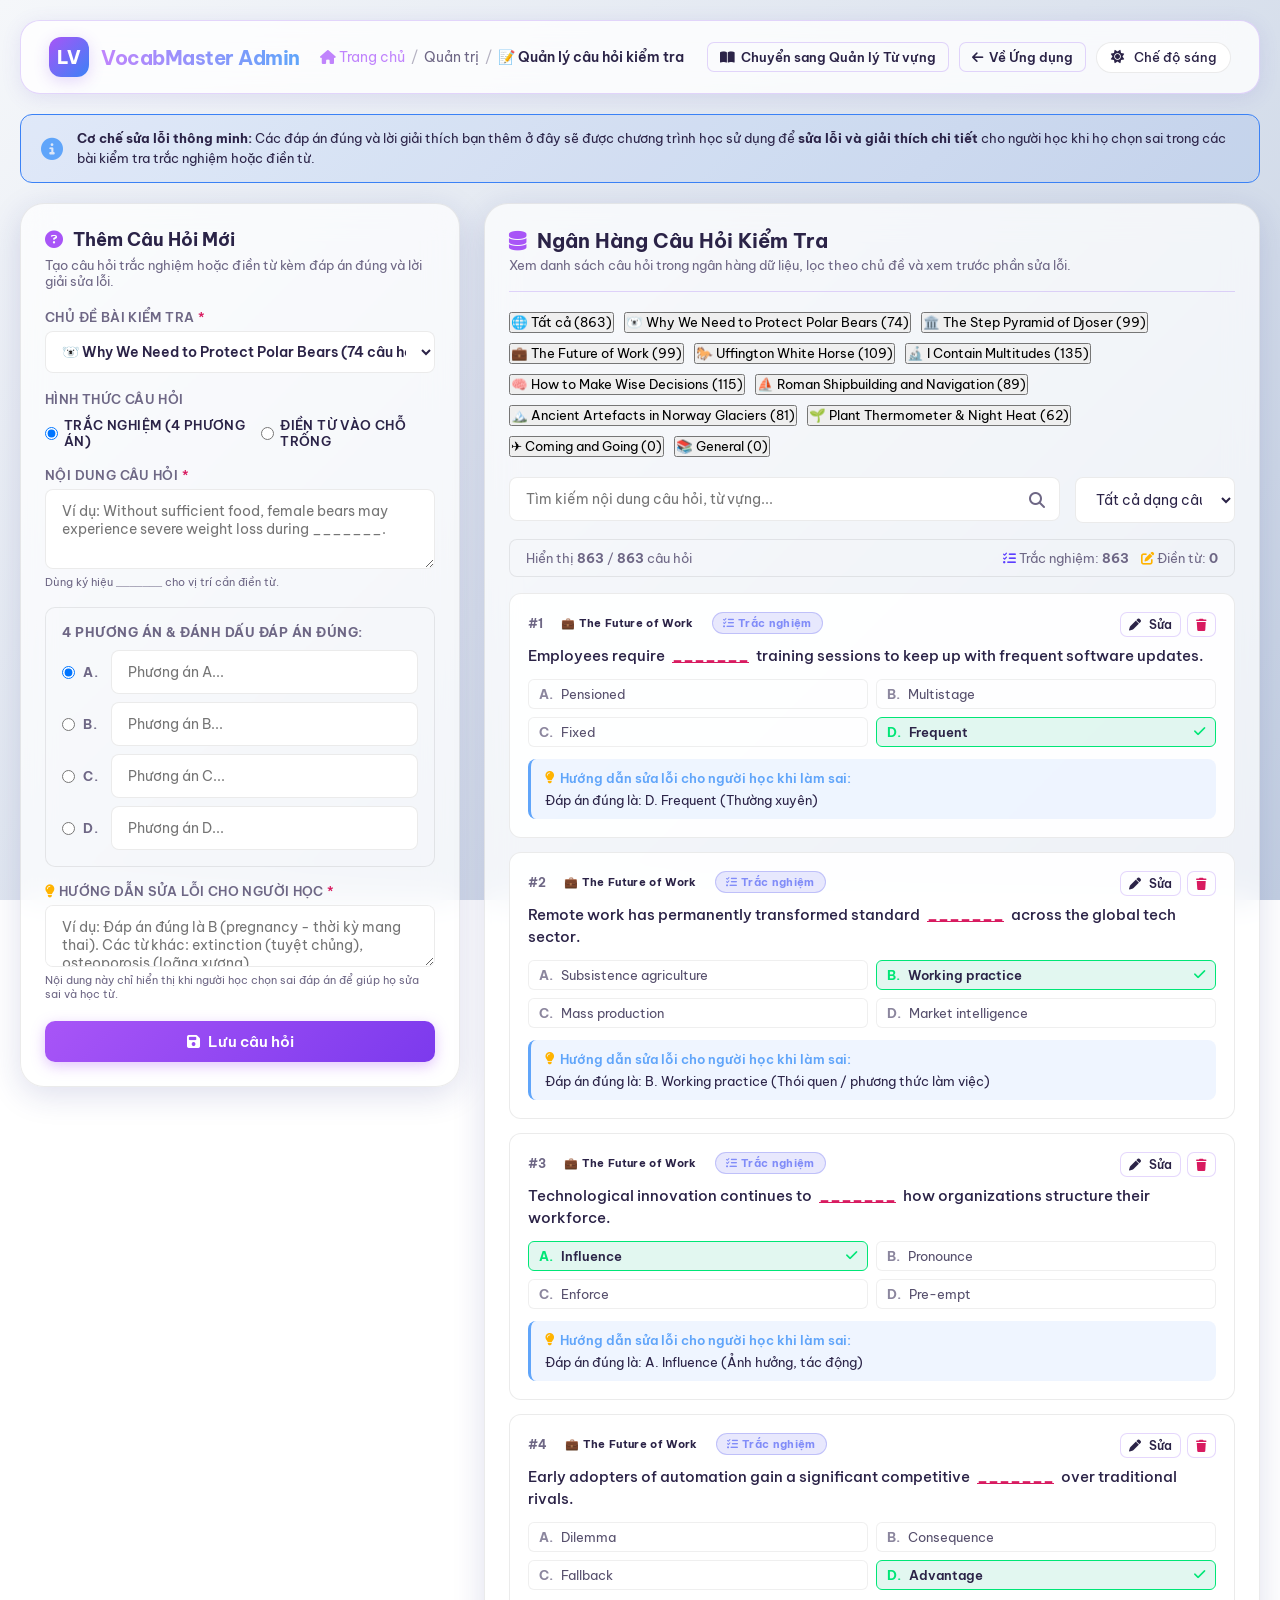
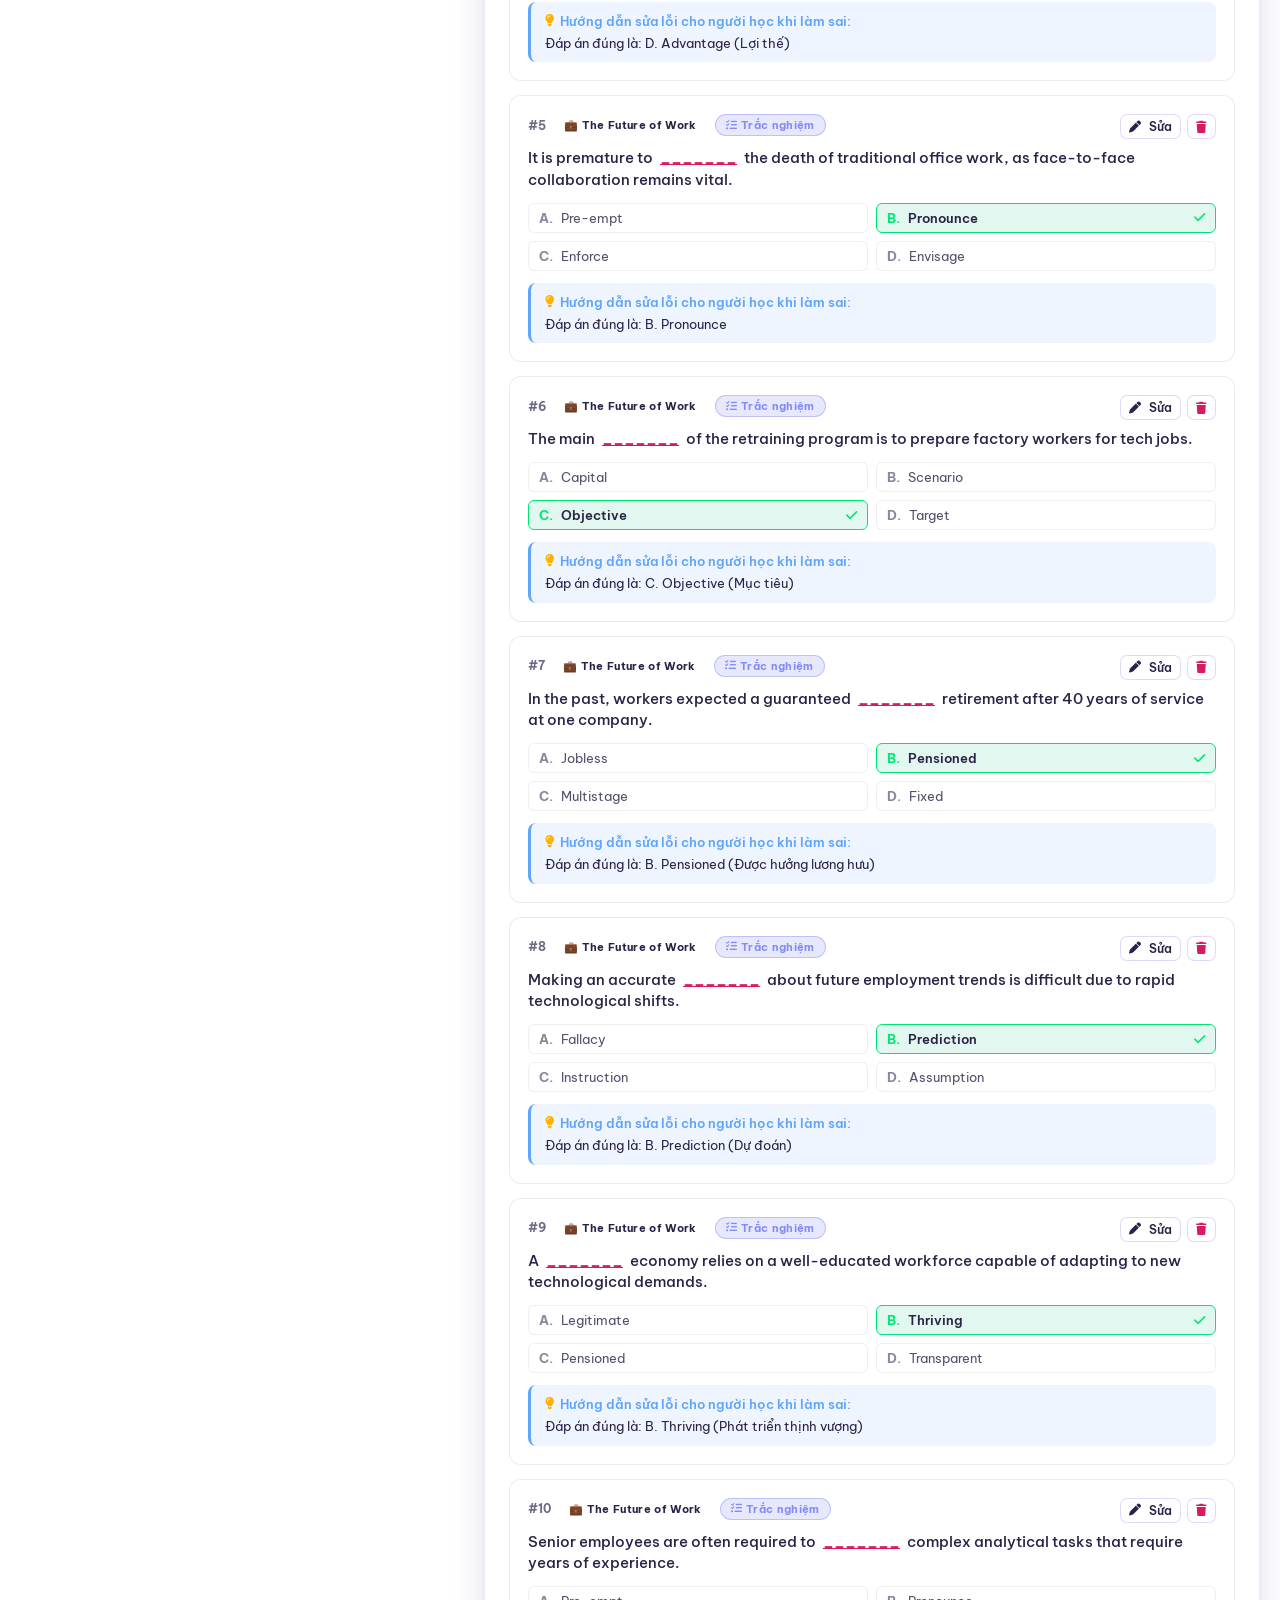
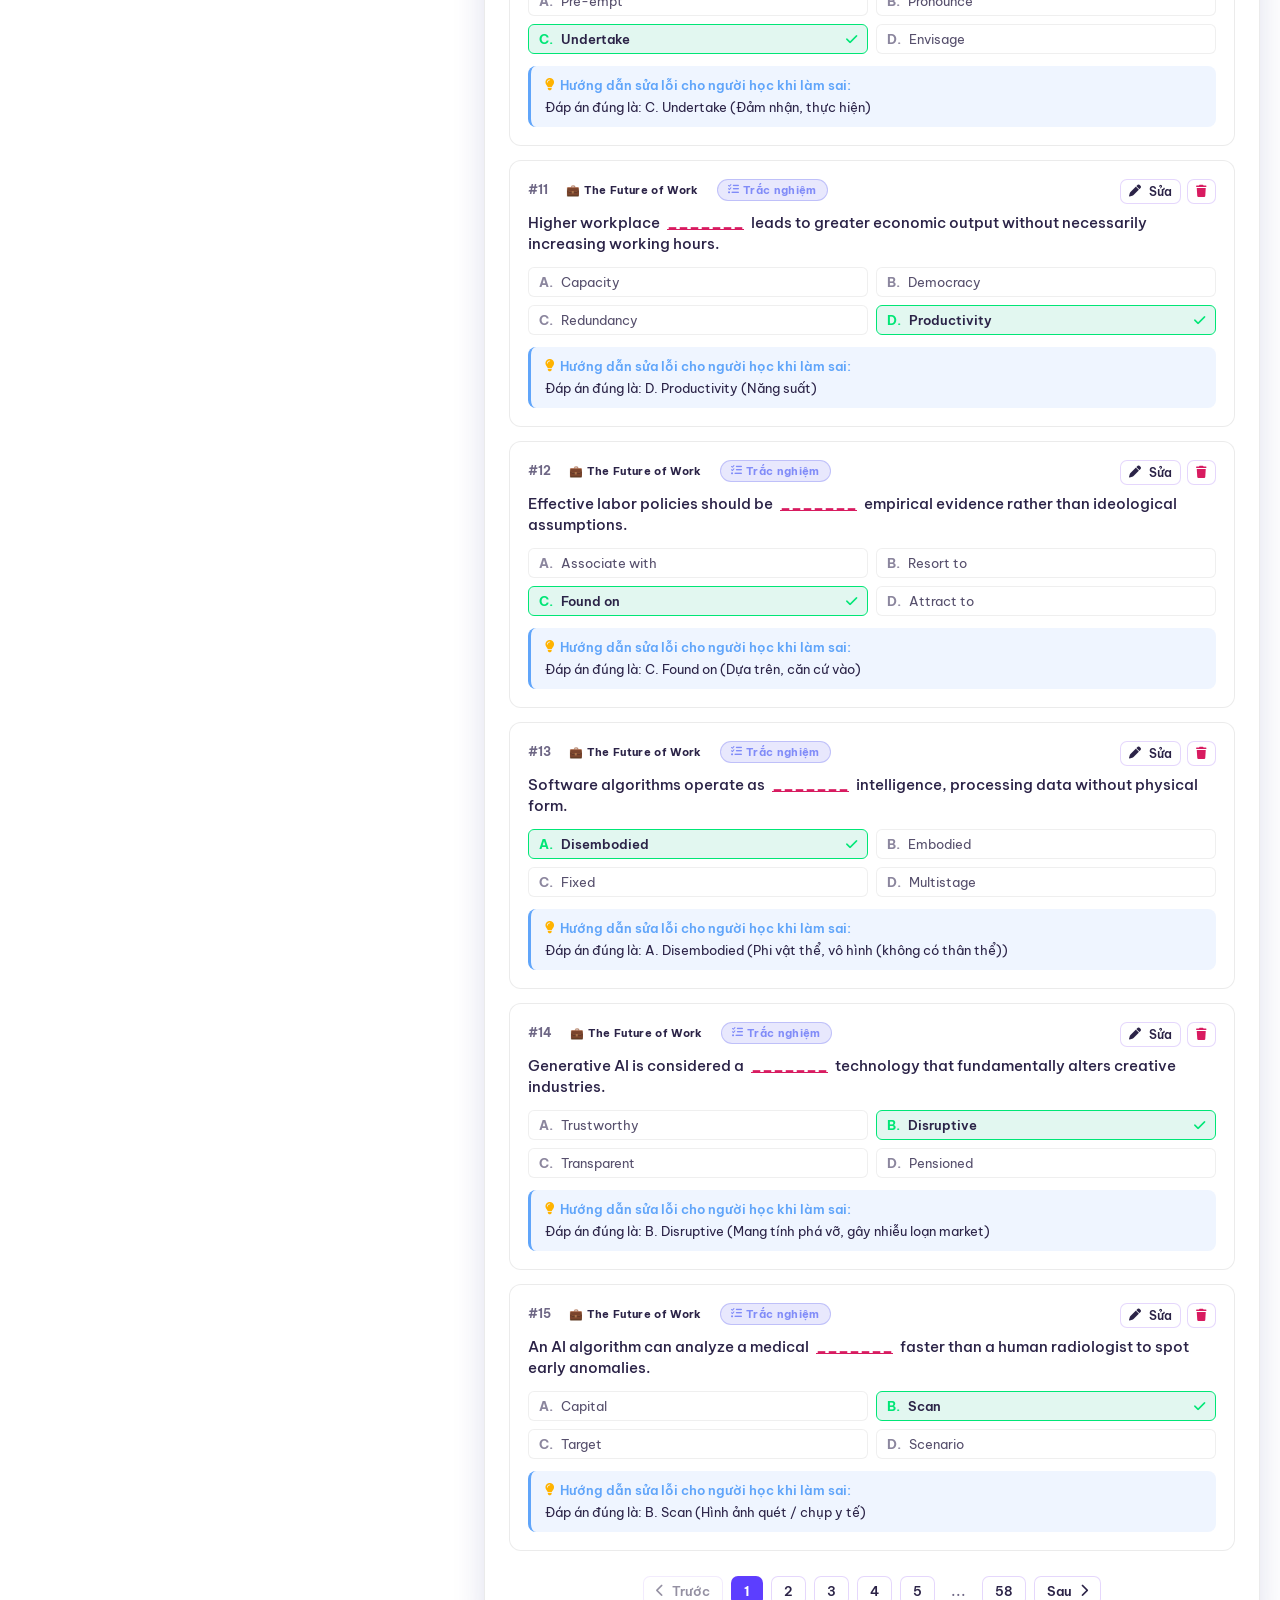
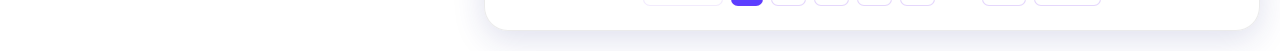
<file: admin/quiz-manager.html>
<!DOCTYPE html>
<html lang="vi" data-theme="light">

<head>
  <meta charset="UTF-8">
  <meta name="viewport" content="width=device-width, initial-scale=1.0">
  <title>Quản lý Câu hỏi Kiểm tra - Quản trị VocabMaster</title>
  <meta name="description" content="Nhánh 2: Thêm các câu hỏi vào bài kiểm tra trắc nghiệm và điền từ, thiết lập đáp án và hướng dẫn sửa lỗi cho người học.">

  <!-- Google Fonts -->
  <link rel="preconnect" href="https://fonts.googleapis.com">
  <link rel="preconnect" href="https://fonts.gstatic.com" crossorigin>
  <link href="https://fonts.googleapis.com/css2?family=Be+Vietnam+Pro:ital,wght@0,300;0,400;0,500;0,600;0,700;0,800;1,400;1,600&family=Inter:ital,wght@0,300;0,400;0,500;0,600;0,700;0,800;1,400&family=Plus+Jakarta+Sans:ital,wght@0,300;0,400;0,500;0,600;0,700;0,800;1,400&display=swap" rel="stylesheet">

  <!-- CSS Stylesheets -->
  <link rel="stylesheet" href="../css/style.css">
  <link rel="stylesheet" href="../css/admin.css">

  <!-- FontAwesome Icons -->
  <link rel="stylesheet" href="https://cdnjs.cloudflare.com/ajax/libs/font-awesome/6.4.0/css/all.min.css">
</head>

<body class="admin-body">

  <div class="admin-shell">

    <!-- Topbar Navigation -->
    <header class="admin-topbar">
      <div style="display: flex; align-items: center; gap: 20px;">
        <a href="../index.html" class="admin-brand">
          <div class="admin-brand-logo">LV</div>
          <span class="admin-brand-name">VocabMaster Admin</span>
        </a>

        <nav class="admin-breadcrumb" aria-label="Breadcrumb">
          <a href="../index.html"><i class="fa-solid fa-house"></i> Trang chủ</a>
          <span class="sep">/</span>
          <span>Quản trị</span>
          <span class="sep">/</span>
          <span class="current">📝 Quản lý câu hỏi kiểm tra</span>
        </nav>
      </div>

      <div class="topbar-actions">
        <a href="vocab-manager.html" class="btn btn-secondary btn-sm" style="display: inline-flex; align-items: center; gap: 6px;">
          <i class="fa-solid fa-book-open"></i> Chuyển sang Quản lý Từ vựng
        </a>
        <a href="../index.html" class="btn btn-secondary btn-sm" style="display: inline-flex; align-items: center; gap: 6px;">
          <i class="fa-solid fa-arrow-left"></i> Về Ứng dụng
        </a>
        <button class="theme-toggle-btn" id="theme-toggle" type="button" style="padding: 6px 14px;">
          <div class="theme-icon-container">
            <i class="fa-solid fa-sun" id="theme-icon"></i>
            <span id="theme-text">Chế độ sáng</span>
          </div>
        </button>
      </div>
    </header>

    <!-- Hướng dẫn nghiệp vụ quan trọng -->
    <div style="padding: 14px 20px; border-radius: 12px; background: rgba(59, 130, 246, 0.1); border: 1px solid var(--admin-blue); display: flex; align-items: center; gap: 14px;">
      <i class="fa-solid fa-circle-info" style="font-size: 22px; color: var(--admin-blue-light); flex-shrink: 0;"></i>
      <div style="font-size: 13px; line-height: 1.5; color: var(--text-main);">
        <strong>Cơ chế sửa lỗi thông minh:</strong> Các đáp án đúng và lời giải thích bạn thêm ở đây sẽ được chương trình học sử dụng để <strong>sửa lỗi và giải thích chi tiết</strong> cho người học khi họ chọn sai trong các bài kiểm tra trắc nghiệm hoặc điền từ.
      </div>
    </div>

    <!-- Main Content Layout -->
    <div class="admin-main-grid">

      <!-- Left Column: Form thêm / sửa câu hỏi -->
      <div class="panel" style="padding: 24px;">
        <h3 class="panel-title" id="form-question-title" style="font-size: 18px; margin-bottom: 6px;">
          <i class="fa-solid fa-circle-question" style="color: var(--admin-accent);"></i> Thêm Câu Hỏi Mới
        </h3>
        <p style="color: var(--text-muted); font-size: 13px; margin-bottom: 20px;">
          Tạo câu hỏi trắc nghiệm hoặc điền từ kèm đáp án đúng và lời giải sửa lỗi.
        </p>

        <form id="admin-quiz-form">
          <input type="hidden" id="admin-q-id">

          <div class="form-group">
            <label for="admin-q-topic">Chủ đề bài kiểm tra <span style="color:var(--color-accent)">*</span></label>
            <select id="admin-q-topic" style="width: 100%; padding: 10px 12px; border-radius: 8px; border: 1px solid var(--border-glass); background: var(--bg-input); color: var(--text-main); font-weight: 600;" required>
              <!-- Populated by JS -->
            </select>
          </div>

          <div class="form-group">
            <label>Hình thức câu hỏi</label>
            <div style="display: flex; gap: 15px; margin-top: 4px;">
              <label style="display: flex; align-items: center; gap: 6px; cursor: pointer; color: var(--text-main); font-size: 13px;">
                <input type="radio" name="admin-q-type" value="mcq" checked> Trắc nghiệm (4 phương án)
              </label>
              <label style="display: flex; align-items: center; gap: 6px; cursor: pointer; color: var(--text-main); font-size: 13px;">
                <input type="radio" name="admin-q-type" value="fitb"> Điền từ vào chỗ trống
              </label>
            </div>
          </div>

          <div class="form-group">
            <label for="admin-q-text">Nội dung câu hỏi <span style="color:var(--color-accent)">*</span></label>
            <textarea id="admin-q-text" rows="3" placeholder="Ví dụ: Without sufficient food, female bears may experience severe weight loss during _______." required></textarea>
            <small style="color: var(--text-muted); font-size: 11px;">Dùng ký hiệu <code>_______</code> cho vị trí cần điền từ.</small>
          </div>

          <!-- MCQ Options Container -->
          <div id="admin-mcq-fields" style="background: rgba(255,255,255,0.02); padding: 16px; border-radius: 10px; border: 1px solid var(--border-glass); margin-bottom: 16px;">
            <label style="font-weight: 700; margin-bottom: 10px; display: block; font-size: 13px;">
              4 Phương án & Đánh dấu đáp án đúng:
            </label>

            <div style="display: flex; flex-direction: column; gap: 8px;">
              <div style="display: flex; align-items: center; gap: 8px;">
                <input type="radio" name="admin-correct-opt" value="A" id="rad-a" checked style="width: auto; cursor: pointer;">
                <label for="rad-a" style="margin: 0; font-weight: 700; width: 24px;">A.</label>
                <input type="text" id="admin-opt-a" placeholder="Phương án A..." required style="flex-grow: 1;">
              </div>

              <div style="display: flex; align-items: center; gap: 8px;">
                <input type="radio" name="admin-correct-opt" value="B" id="rad-b" style="width: auto; cursor: pointer;">
                <label for="rad-b" style="margin: 0; font-weight: 700; width: 24px;">B.</label>
                <input type="text" id="admin-opt-b" placeholder="Phương án B..." required style="flex-grow: 1;">
              </div>

              <div style="display: flex; align-items: center; gap: 8px;">
                <input type="radio" name="admin-correct-opt" value="C" id="rad-c" style="width: auto; cursor: pointer;">
                <label for="rad-c" style="margin: 0; font-weight: 700; width: 24px;">C.</label>
                <input type="text" id="admin-opt-c" placeholder="Phương án C..." required style="flex-grow: 1;">
              </div>

              <div style="display: flex; align-items: center; gap: 8px;">
                <input type="radio" name="admin-correct-opt" value="D" id="rad-d" style="width: auto; cursor: pointer;">
                <label for="rad-d" style="margin: 0; font-weight: 700; width: 24px;">D.</label>
                <input type="text" id="admin-opt-d" placeholder="Phương án D..." required style="flex-grow: 1;">
              </div>
            </div>
          </div>

          <!-- FITB Container -->
          <div id="admin-fitb-fields" style="display: none; background: rgba(255,255,255,0.02); padding: 16px; border-radius: 10px; border: 1px solid var(--border-glass); margin-bottom: 16px;">
            <div class="form-group" style="margin-bottom: 0;">
              <label for="admin-fitb-word">Từ tiếng Anh chính xác cần điền <span style="color:var(--color-accent)">*</span></label>
              <input type="text" id="admin-fitb-word" placeholder="Ví dụ: pregnancy, adapt, ...">
            </div>
          </div>

          <!-- Explanation for error correction -->
          <div class="form-group">
            <label for="admin-q-explanation">
              <i class="fa-solid fa-lightbulb" style="color: var(--color-warning);"></i> Hướng dẫn sửa lỗi cho người học <span style="color:var(--color-accent)">*</span>
            </label>
            <textarea id="admin-q-explanation" rows="2" placeholder="Ví dụ: Đáp án đúng là B (pregnancy - thời kỳ mang thai). Các từ khác: extinction (tuyệt chủng), osteoporosis (loãng xương)..." required></textarea>
            <small style="color: var(--text-muted); font-size: 11px;">Nội dung này chỉ hiển thị khi người học chọn sai đáp án để giúp họ sửa sai và học từ.</small>
          </div>

          <div style="display: flex; gap: 10px; margin-top: 20px;">
            <button type="submit" class="btn btn-primary" id="admin-btn-save-q" style="flex-grow: 1;">
              <i class="fa-solid fa-floppy-disk"></i> Lưu câu hỏi
            </button>
            <button type="button" class="btn btn-secondary" id="admin-btn-cancel-q" style="display: none;">
              Hủy
            </button>
          </div>
        </form>
      </div>

      <!-- Right Column: Ngân hàng câu hỏi -->
      <div class="panel" style="padding: 24px;">
        <div class="panel-header" style="flex-wrap: wrap; gap: 15px; margin-bottom: 20px;">
          <div>
            <h3 class="panel-title" style="font-size: 20px;">
              <i class="fa-solid fa-database" style="color: var(--admin-accent);"></i> Ngân Hàng Câu Hỏi Kiểm Tra
            </h3>
            <p style="color: var(--text-muted); font-size: 13px; margin-top: 4px;">
              Xem danh sách câu hỏi trong ngân hàng dữ liệu, lọc theo chủ đề và xem trước phần sửa lỗi.
            </p>
          </div>
        </div>

        <!-- Topic Tabs -->
        <div class="topic-pills-wrapper" id="admin-q-topic-pills" style="margin-bottom: 20px;">
          <!-- Injected by JS -->
        </div>

        <!-- Toolbar -->
        <div class="vocab-toolbar" style="margin-bottom: 16px;">
          <div class="search-box" style="flex-grow: 2;">
            <input type="search" id="admin-q-search" placeholder="Tìm kiếm nội dung câu hỏi, từ vựng...">
            <i class="fa-solid fa-magnifying-glass"></i>
          </div>

          <select id="admin-q-filter-type" class="filter-select">
            <option value="all">Tất cả dạng câu hỏi</option>
            <option value="mcq">Trắc nghiệm (MCQ)</option>
            <option value="fitb">Điền từ (FITB)</option>
          </select>
        </div>

        <!-- Stats Bar -->
        <div class="vocab-stats-bar" id="admin-q-stats-bar" style="margin-bottom: 16px; font-size: 13px; color: var(--text-muted); display: flex; justify-content: space-between; align-items: center; background: rgba(255,255,255,0.02); padding: 10px 16px; border-radius: 8px; border: 1px solid var(--border-glass);">
        </div>

        <!-- Cards List -->
        <div id="admin-questions-list" style="display: flex; flex-direction: column; gap: 14px;">
          <!-- Injected by JS -->
        </div>

        <!-- Pagination -->
        <div class="vocab-pagination" id="admin-q-pagination" style="margin-top: 25px; display: flex; justify-content: center; gap: 8px; flex-wrap: wrap;">
        </div>

      </div>

    </div>

  </div>

  <!-- Toast Notification -->
  <div id="toast-container" style="position: fixed; bottom: 24px; right: 24px; z-index: 9999; display: flex; flex-direction: column; gap: 10px;"></div>

  <!-- Scripts -->
  <script src="../js/db.js"></script>
  <script src="../js/data.js"></script>
  <script src="../js/pdf_data.js"></script>
  <script src="../js/seeder.js"></script>
  <script src="../js/shared.js"></script>
  <script src="../js/admin/quiz-admin.js"></script>
</body>

</html>
</file>
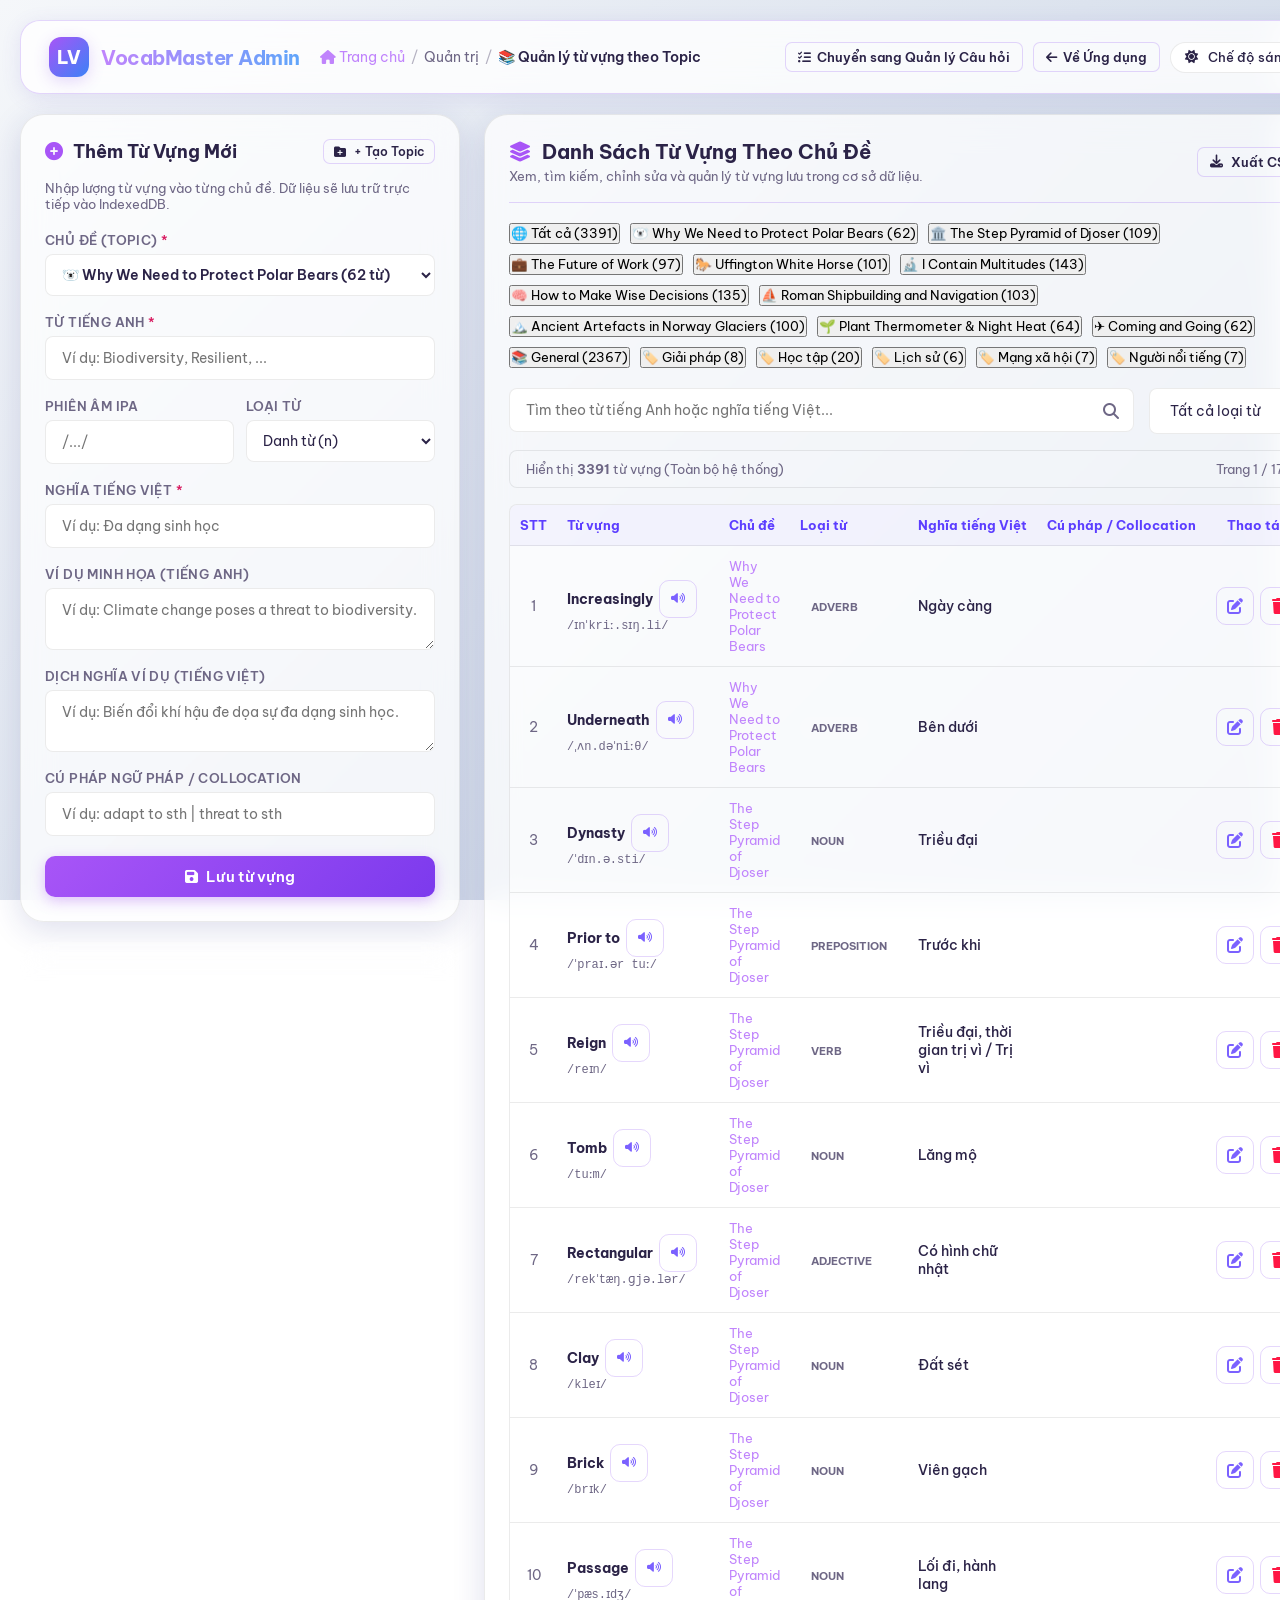
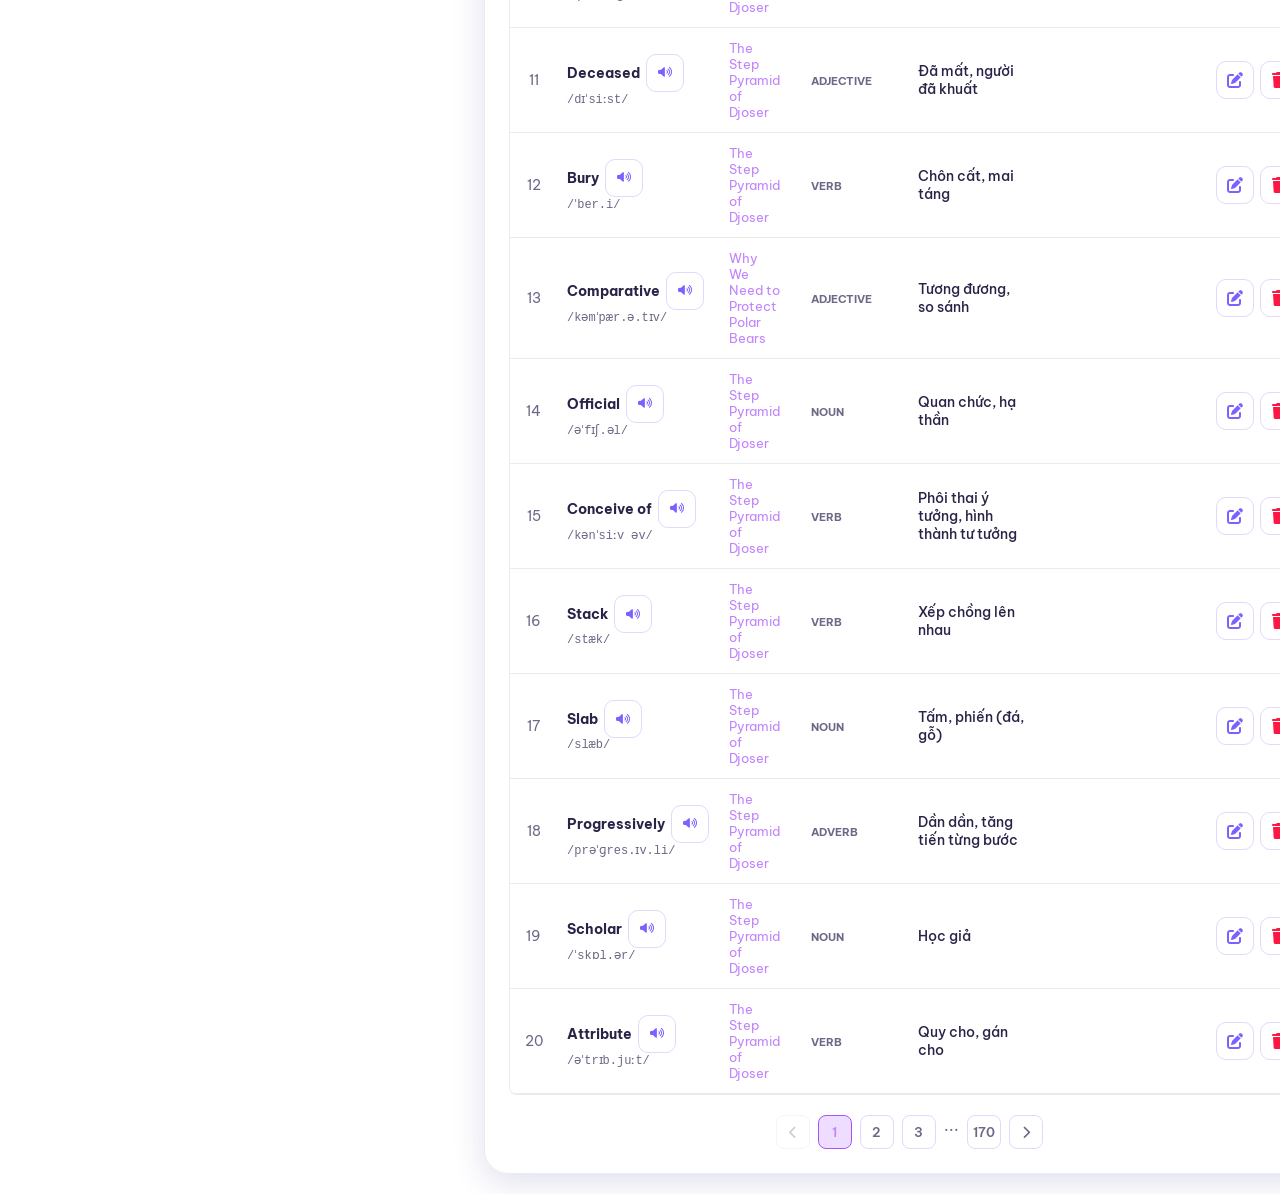
<file: admin/vocab-manager.html>
<!DOCTYPE html>
<html lang="vi" data-theme="light">

<head>
  <meta charset="UTF-8">
  <meta name="viewport" content="width=device-width, initial-scale=1.0">
  <title>Quản lý Từ vựng theo Chủ đề - Quản trị VocabMaster</title>
  <meta name="description" content="Nhánh 1: Thêm và quản lý lượng từ vựng theo chủ đề, tạo chủ đề mới, nhập từ vựng từ CSV.">

  <!-- Google Fonts -->
  <link rel="preconnect" href="https://fonts.googleapis.com">
  <link rel="preconnect" href="https://fonts.gstatic.com" crossorigin>
  <link href="https://fonts.googleapis.com/css2?family=Be+Vietnam+Pro:ital,wght@0,300;0,400;0,500;0,600;0,700;0,800;1,400;1,600&family=Inter:ital,wght@0,300;0,400;0,500;0,600;0,700;0,800;1,400&family=Plus+Jakarta+Sans:ital,wght@0,300;0,400;0,500;0,600;0,700;0,800;1,400&display=swap" rel="stylesheet">

  <!-- CSS Stylesheets -->
  <link rel="stylesheet" href="../css/style.css">
  <link rel="stylesheet" href="../css/admin.css">

  <!-- FontAwesome Icons -->
  <link rel="stylesheet" href="https://cdnjs.cloudflare.com/ajax/libs/font-awesome/6.4.0/css/all.min.css">
</head>

<body class="admin-body">

  <div class="admin-shell">

    <!-- Topbar Navigation -->
    <header class="admin-topbar">
      <div style="display: flex; align-items: center; gap: 20px;">
        <a href="../index.html" class="admin-brand">
          <div class="admin-brand-logo">LV</div>
          <span class="admin-brand-name">VocabMaster Admin</span>
        </a>

        <nav class="admin-breadcrumb" aria-label="Breadcrumb">
          <a href="../index.html"><i class="fa-solid fa-house"></i> Trang chủ</a>
          <span class="sep">/</span>
          <span>Quản trị</span>
          <span class="sep">/</span>
          <span class="current">📚 Quản lý từ vựng theo Topic</span>
        </nav>
      </div>

      <div class="topbar-actions">
        <a href="quiz-manager.html" class="btn btn-secondary btn-sm" style="display: inline-flex; align-items: center; gap: 6px;">
          <i class="fa-solid fa-list-check"></i> Chuyển sang Quản lý Câu hỏi
        </a>
        <a href="../index.html" class="btn btn-secondary btn-sm" style="display: inline-flex; align-items: center; gap: 6px;">
          <i class="fa-solid fa-arrow-left"></i> Về Ứng dụng
        </a>
        <button class="theme-toggle-btn" id="theme-toggle" type="button" style="padding: 6px 14px;">
          <div class="theme-icon-container">
            <i class="fa-solid fa-sun" id="theme-icon"></i>
            <span id="theme-text">Chế độ sáng</span>
          </div>
        </button>
      </div>
    </header>

    <!-- Main Admin Content Grid -->
    <div class="admin-main-grid">

      <!-- Left Column: Add / Edit Form + Add Topic Modal -->
      <div style="display: flex; flex-direction: column; gap: 20px;">

        <!-- Panel Thêm từ vựng -->
        <div class="panel" style="padding: 24px;">
          <div style="display: flex; justify-content: space-between; align-items: center; margin-bottom: 16px;">
            <h3 class="panel-title" id="form-vocab-title" style="font-size: 18px;">
              <i class="fa-solid fa-plus-circle" style="color: var(--admin-accent);"></i> Thêm Từ Vựng Mới
            </h3>
            <button type="button" class="btn btn-secondary btn-sm" id="btn-create-topic-modal" style="font-size: 12px; padding: 4px 10px;">
              <i class="fa-solid fa-folder-plus"></i> + Tạo Topic
            </button>
          </div>

          <p style="color: var(--text-muted); font-size: 13px; margin-bottom: 20px;">
            Nhập lượng từ vựng vào từng chủ đề. Dữ liệu sẽ lưu trữ trực tiếp vào IndexedDB.
          </p>

          <form id="admin-vocab-form">
            <input type="hidden" id="admin-vocab-id">

            <div class="form-group">
              <label for="admin-vocab-topic">Chủ đề (Topic) <span style="color:var(--color-accent)">*</span></label>
              <select id="admin-vocab-topic" style="width: 100%; padding: 10px 12px; border-radius: 8px; border: 1px solid var(--border-glass); background: var(--bg-input); color: var(--text-main); font-weight: 600;" required>
                <!-- Dynamic topics injected by JS -->
              </select>
            </div>

            <div class="form-group">
              <label for="admin-vocab-word">Từ tiếng Anh <span style="color:var(--color-accent)">*</span></label>
              <input type="text" id="admin-vocab-word" placeholder="Ví dụ: Biodiversity, Resilient, ..." required>
            </div>

            <div class="form-row" style="display: flex; gap: 12px;">
              <div class="form-group" style="flex: 1;">
                <label for="admin-vocab-pronunciation">Phiên âm IPA</label>
                <input type="text" id="admin-vocab-pronunciation" placeholder="/.../">
              </div>

              <div class="form-group" style="flex: 1;">
                <label for="admin-vocab-type">Loại từ</label>
                <select id="admin-vocab-type" style="width: 100%; padding: 10px 12px; border-radius: 8px; border: 1px solid var(--border-glass); background: var(--bg-input); color: var(--text-main);">
                  <option value="noun">Danh từ (n)</option>
                  <option value="verb">Động từ (v)</option>
                  <option value="adjective">Tính từ (adj)</option>
                  <option value="adverb">Trạng từ (adv)</option>
                  <option value="preposition">Giới từ (prep)</option>
                  <option value="phrase">Cụm từ / Idiom</option>
                </select>
              </div>
            </div>

            <div class="form-group">
              <label for="admin-vocab-definition">Nghĩa tiếng Việt <span style="color:var(--color-accent)">*</span></label>
              <input type="text" id="admin-vocab-definition" placeholder="Ví dụ: Đa dạng sinh học" required>
            </div>

            <div class="form-group">
              <label for="admin-vocab-example">Ví dụ minh họa (Tiếng Anh)</label>
              <textarea id="admin-vocab-example" rows="2" placeholder="Ví dụ: Climate change poses a threat to biodiversity."></textarea>
            </div>

            <div class="form-group">
              <label for="admin-vocab-translation">Dịch nghĩa ví dụ (Tiếng Việt)</label>
              <textarea id="admin-vocab-translation" rows="2" placeholder="Ví dụ: Biến đổi khí hậu đe dọa sự đa dạng sinh học."></textarea>
            </div>

            <div class="form-group">
              <label for="admin-vocab-grammar">Cú pháp ngữ pháp / Collocation</label>
              <input type="text" id="admin-vocab-grammar" placeholder="Ví dụ: adapt to sth | threat to sth">
            </div>

            <div style="display: flex; gap: 10px; margin-top: 20px;">
              <button type="submit" class="btn btn-primary" id="admin-btn-save-vocab" style="flex-grow: 1;">
                <i class="fa-solid fa-floppy-disk"></i> Lưu từ vựng
              </button>
              <button type="button" class="btn btn-secondary" id="admin-btn-cancel-edit" style="display: none;">
                Hủy
              </button>
            </div>
          </form>
        </div>

        <!-- Panel Import CSV -->
        <div class="panel" style="padding: 20px;">
          <h4 style="font-size: 15px; font-weight: 700; margin-bottom: 10px; display: flex; align-items: center; gap: 8px;">
            <i class="fa-solid fa-file-import" style="color: var(--color-success);"></i> Nhập từ vựng hàng loạt (CSV)
          </h4>
          <p style="font-size: 12px; color: var(--text-muted); margin-bottom: 14px; line-height: 1.4;">
            Định dạng mỗi dòng: <code>Từ, Phiên âm, Loại từ, Nghĩa, Chủ đề</code>
          </p>
          <input type="file" id="admin-csv-file" accept=".csv, .txt" style="display: none;">
          <button type="button" class="btn btn-secondary btn-sm" id="btn-trigger-csv-import" style="width: 100%;">
            <i class="fa-solid fa-upload"></i> Chọn file CSV để nạp vào DB
          </button>
        </div>

      </div>

      <!-- Right Column: Topic Tabs + Vocab Data Table -->
      <div class="panel" style="padding: 24px;">
        <div class="panel-header" style="flex-wrap: wrap; gap: 15px; margin-bottom: 20px;">
          <div>
            <h3 class="panel-title" style="font-size: 20px;">
              <i class="fa-solid fa-layer-group" style="color: var(--admin-accent);"></i> Danh Sách Từ Vựng Theo Chủ Đề
            </h3>
            <p style="color: var(--text-muted); font-size: 13px; margin-top: 4px;">
              Xem, tìm kiếm, chỉnh sửa và quản lý từ vựng lưu trong cơ sở dữ liệu.
            </p>
          </div>
          <div style="display: flex; gap: 10px;">
            <button class="btn btn-secondary btn-sm" id="admin-btn-export-csv">
              <i class="fa-solid fa-download"></i> Xuất CSV
            </button>
          </div>
        </div>

        <!-- Topic Pills Bar -->
        <div class="topic-pills-wrapper" id="admin-topic-pills" style="margin-bottom: 20px;">
          <!-- Injected by JS -->
        </div>

        <!-- Search & Filter Controls -->
        <div class="vocab-toolbar" style="margin-bottom: 16px;">
          <div class="search-box" style="flex-grow: 2;">
            <input type="search" id="admin-vocab-search" placeholder="Tìm theo từ tiếng Anh hoặc nghĩa tiếng Việt...">
            <i class="fa-solid fa-magnifying-glass"></i>
          </div>

          <select id="admin-filter-type" class="filter-select">
            <option value="all">Tất cả loại từ</option>
            <option value="noun">Danh từ</option>
            <option value="verb">Động từ</option>
            <option value="adjective">Tính từ</option>
            <option value="adverb">Trạng từ</option>
            <option value="phrase">Cụm từ / Idiom</option>
          </select>
        </div>

        <!-- Stats Bar -->
        <div class="vocab-stats-bar" id="admin-vocab-stats-bar" style="margin-bottom: 16px; font-size: 13px; color: var(--text-muted); display: flex; justify-content: space-between; align-items: center; background: rgba(255,255,255,0.02); padding: 10px 16px; border-radius: 8px; border: 1px solid var(--border-glass);">
        </div>

        <!-- Data Table -->
        <div class="all-vocab-table-wrapper" style="overflow-x: auto; border-radius: 8px; border: 1px solid var(--border-glass);">
          <table class="all-vocab-table" style="width: 100%; border-collapse: collapse;">
            <thead>
              <tr style="background: rgba(255,255,255,0.04); text-align: left; font-size: 13px; color: var(--text-muted);">
                <th style="width: 50px; text-align: center; padding: 12px 10px;">STT</th>
                <th style="width: 180px; padding: 12px 10px;">Từ vựng</th>
                <th style="width: 160px; padding: 12px 10px;">Chủ đề</th>
                <th style="width: 100px; padding: 12px 10px;">Loại từ</th>
                <th style="padding: 12px 10px;">Nghĩa tiếng Việt</th>
                <th style="width: 180px; padding: 12px 10px;">Cú pháp / Collocation</th>
                <th style="width: 100px; text-align: center; padding: 12px 10px;">Thao tác</th>
              </tr>
            </thead>
            <tbody id="admin-vocab-tbody">
              <!-- Rendered by JS -->
            </tbody>
          </table>
        </div>

        <!-- Pagination -->
        <div class="vocab-pagination" id="admin-vocab-pagination" style="margin-top: 20px; display: flex; justify-content: center; gap: 8px; flex-wrap: wrap;">
        </div>

      </div>

    </div>

    <!-- Modal: Tạo Topic mới -->
    <div id="modal-create-topic" style="display: none; position: fixed; inset: 0; background: rgba(0,0,0,0.5); backdrop-filter: blur(8px); z-index: 9999; align-items: center; justify-content: center;">
      <div style="background: var(--bg-card, #ffffff); border: 1px solid var(--admin-border); border-radius: 16px; padding: 28px; width: 440px; max-width: 90vw; box-shadow: var(--admin-shadow);">
        <div style="display: flex; justify-content: space-between; align-items: center; margin-bottom: 16px;">
          <h3 style="font-size: 18px; font-weight: 700; color: var(--text-main);"><i class="fa-solid fa-folder-plus" style="color:var(--admin-accent);"></i> Tạo Chủ Đề (Topic) Mới</h3>
          <button type="button" class="btn-icon" id="btn-close-topic-modal" style="cursor: pointer;"><i class="fa-solid fa-xmark"></i></button>
        </div>

        <form id="form-new-topic">
          <div class="form-group">
            <label for="new-topic-name">Tên chủ đề <span style="color:var(--color-accent)">*</span></label>
            <input type="text" id="new-topic-name" placeholder="Ví dụ: Artificial Intelligence, Travel..." required>
          </div>
          <div class="form-group">
            <label for="new-topic-icon">Biểu tượng (Icon Emoji)</label>
            <input type="text" id="new-topic-icon" placeholder="Ví dụ: 🤖, 🚀, 🌿..." value="🏷️">
          </div>
          <div style="display: flex; gap: 10px; margin-top: 20px;">
            <button type="submit" class="btn btn-primary" style="flex-grow: 1;">Xác nhận tạo Topic</button>
            <button type="button" class="btn btn-secondary" id="btn-cancel-topic-modal">Hủy</button>
          </div>
        </form>
      </div>
    </div>

  </div>

  <!-- Toast Notification -->
  <div id="toast-container" style="position: fixed; bottom: 24px; right: 24px; z-index: 9999; display: flex; flex-direction: column; gap: 10px;"></div>

  <!-- Scripts -->
  <script src="../js/db.js"></script>
  <script src="../js/data.js"></script>
  <script src="../js/pdf_data.js"></script>
  <script src="../js/seeder.js"></script>
  <script src="../js/shared.js"></script>
  <script src="../js/admin/vocab-admin.js"></script>
</body>

</html>
</file>
<file: css/style.css>
/* Import Google Fonts: Be Vietnam Pro (Tối ưu phông Tiếng Việt) + Plus Jakarta Sans + Inter */
@import url('https://fonts.googleapis.com/css2?family=Be+Vietnam+Pro:ital,wght@0,300;0,400;0,500;0,600;0,700;0,800;1,400;1,600&family=Inter:ital,wght@0,300;0,400;0,500;0,600;0,700;0,800;1,400&family=Plus+Jakarta+Sans:ital,wght@0,300;0,400;0,500;0,600;0,700;0,800;1,400&display=swap');

/* Định nghĩa hệ thống biến màu sắc cho cả 2 Theme */
:root {
  --font-primary: 'Be Vietnam Pro', 'Plus Jakarta Sans', 'Inter', system-ui, -apple-system, sans-serif;
  --font-secondary: 'Be Vietnam Pro', 'Inter', system-ui, -apple-system, sans-serif;

  /* HSL Colors */
  --hue-primary: 250;
  --hue-secondary: 180;

  /* Dark Mode Variables (Default) */
  --bg-app: radial-gradient(circle at 50% 50%, #150f30 0%, #090514 100%);
  --bg-glass: rgba(20, 16, 38, 0.6);
  --bg-glass-hover: rgba(30, 25, 55, 0.8);
  --bg-card: rgba(20, 16, 38, 0.75);
  --border-glass: rgba(255, 255, 255, 0.08);
  --border-active: rgba(123, 97, 255, 0.5);

  --text-main: #f3f0ff;
  --text-muted: #9e98b3;
  --text-inverse: #090514;

  --color-primary: #7b61ff;
  --color-primary-light: #9d85ff;
  --color-secondary: #00f2fe;
  --color-accent: #ff007f;
  --color-success: #00e676;
  --color-warning: #ffb300;
  --color-danger: #ff1744;

  --shadow-main: 0 8px 32px 0 rgba(0, 0, 0, 0.37);
  --shadow-neon: 0 0 15px rgba(123, 97, 255, 0.4);
  --glass-blur: 16px;

  --transition-fast: 0.2s ease;
  --transition-normal: 0.3s cubic-bezier(0.25, 0.8, 0.25, 1);
  --transition-slow: 0.5s cubic-bezier(0.4, 0, 0.2, 1);

  --border-radius-sm: 8px;
  --border-radius-md: 16px;
  --border-radius-lg: 24px;

  /* Flashcard theme variables (Dark Mode Default) */
  --bg-flash-front: linear-gradient(135deg, rgba(20, 16, 38, 0.9) 0%, rgba(40, 30, 80, 0.9) 100%);
  --bg-flash-back: linear-gradient(135deg, rgba(30, 25, 60, 0.95) 0%, rgba(10, 8, 20, 0.95) 100%);
  --text-flash-def: var(--text-main);
  --bg-flash-example: rgba(0, 0, 0, 0.25);

  /* Input & Select theme variables (Dark Mode) */
  --bg-input: rgba(0, 0, 0, 0.2);
  --bg-input-option: #150f30;
}

[data-theme="light"] {
  /* Light Mode Variables */
  --bg-app: linear-gradient(135deg, #f5f7fa 0%, #c3cfe2 100%);
  --bg-glass: rgba(255, 255, 255, 0.7);
  --bg-glass-hover: rgba(255, 255, 255, 0.9);
  --bg-card: rgba(255, 255, 255, 0.85);
  --border-glass: rgba(0, 0, 0, 0.08);
  --border-active: rgba(123, 97, 255, 0.4);

  --text-main: #2b2347;
  --text-muted: #6e6785;
  --text-inverse: #ffffff;

  --color-primary: #5c3eff;
  --color-primary-light: #7b61ff;
  --color-secondary: #00b4d8;
  --color-accent: #d81b60;

  --shadow-main: 0 8px 32px 0 rgba(31, 38, 135, 0.15);
  --shadow-neon: 0 4px 15px rgba(92, 62, 255, 0.2);

  /* Flashcard theme variables for Light Mode */
  --bg-flash-front: linear-gradient(135deg, #ffffff 0%, #f1f4fa 100%);
  --bg-flash-back: linear-gradient(135deg, #f8fafd 0%, #e8ecf4 100%);
  --text-flash-word: linear-gradient(to right, var(--color-primary), var(--color-secondary));
  --text-flash-def: var(--color-primary);
  --bg-flash-example: rgba(123, 97, 255, 0.05);

  /* Input & Select theme variables (Light Mode) */
  --bg-input: #ffffff;
  --bg-input-option: #ffffff;
}

/* Reset Styles */
* {
  margin: 0;
  padding: 0;
  box-sizing: border-box;
}

input, button, select, textarea {
  font-family: inherit;
}

body {
  font-family: var(--font-primary);
  background: var(--bg-app);
  color: var(--text-main);
  min-height: 100vh;
  display: flex;
  overflow-x: hidden;
  transition: background var(--transition-slow);
  background-attachment: fixed;
}

/* CSS Scrollbar Customization */
::-webkit-scrollbar {
  width: 8px;
  height: 8px;
}

::-webkit-scrollbar-track {
  background: rgba(0, 0, 0, 0.1);
}

::-webkit-scrollbar-thumb {
  background: var(--color-primary);
  border-radius: 4px;
}

::-webkit-scrollbar-thumb:hover {
  background: var(--color-primary-light);
}

/* Base App Layout */
.app-container {
  display: flex;
  width: 100%;
  max-width: 1440px;
  margin: 0 auto;
  min-height: 100vh;
  position: relative;
  padding: 20px;
  gap: 20px;
}

/* Sidebar Navigation */
.sidebar {
  width: 280px;
  background: var(--bg-glass);
  backdrop-filter: blur(var(--glass-blur));
  -webkit-backdrop-filter: blur(var(--glass-blur));
  border: 1px solid var(--border-glass);
  border-radius: var(--border-radius-lg);
  padding: 30px 20px;
  display: flex;
  flex-direction: column;
  height: calc(100vh - 40px);
  position: sticky;
  top: 20px;
  z-index: 100;
  box-shadow: var(--shadow-main);
  transition: transform var(--transition-normal), width var(--transition-normal);
}

.brand {
  display: flex;
  align-items: center;
  justify-content: space-between;
  margin-bottom: 36px;
  padding-left: 6px;
  width: 100%;
}

.brand-left {
  display: flex;
  align-items: center;
  gap: 12px;
  text-decoration: none;
  color: inherit;
}

.brand-logo {
  width: 42px;
  height: 42px;
  background: linear-gradient(135deg, var(--color-primary) 0%, var(--color-secondary) 100%);
  border-radius: 12px;
  display: flex;
  align-items: center;
  justify-content: center;
  box-shadow: var(--shadow-neon);
  color: white;
  font-weight: 800;
  font-size: 20px;
  flex-shrink: 0;
}

.brand-name {
  font-size: 20px;
  font-weight: 700;
  background: linear-gradient(to right, var(--text-main), var(--color-secondary));
  -webkit-background-clip: text;
  -webkit-text-fill-color: transparent;
  letter-spacing: -0.5px;
  white-space: nowrap;
}

/* Mobile Nav Actions (Theme & Hamburger - Ẩn trên máy tính, Hiện trên điện thoại) */
.mobile-nav-actions {
  display: none;
}

.nav-menu {
  list-style: none;
  display: flex;
  flex-direction: column;
  gap: 8px;
  flex-grow: 1;
}

.nav-item {
  width: 100%;
}

.nav-link {
  display: flex;
  align-items: center;
  gap: 15px;
  padding: 14px 18px;
  color: var(--text-muted);
  text-decoration: none;
  font-weight: 500;
  font-size: 16px;
  border-radius: var(--border-radius-md);
  transition: all var(--transition-fast);
  cursor: pointer;
  border: 1px solid transparent;
}

.nav-link i {
  font-size: 20px;
  width: 24px;
  text-align: center;
}

.nav-link:hover {
  background: var(--bg-glass-hover);
  color: var(--text-main);
  transform: translateX(4px);
}

.nav-item.active .nav-link {
  background: linear-gradient(135deg, rgba(123, 97, 255, 0.15) 0%, rgba(0, 242, 254, 0.05) 100%);
  border: 1px solid var(--border-active);
  color: var(--text-main);
  font-weight: 600;
  box-shadow: 0 4px 20px rgba(0, 0, 0, 0.15);
}

.nav-item.active .nav-link i {
  color: var(--color-secondary);
}

/* User Profile & Theme Toggle in Sidebar Footer */
.sidebar-footer {
  margin-top: auto;
  display: flex;
  flex-direction: column;
  gap: 15px;
  border-top: 1px solid var(--border-glass);
  padding-top: 20px;
}

.theme-toggle-btn {
  display: flex;
  align-items: center;
  justify-content: space-between;
  padding: 12px 16px;
  background: var(--bg-glass-hover);
  border: 1px solid var(--border-glass);
  border-radius: var(--border-radius-md);
  color: var(--text-main);
  font-weight: 500;
  cursor: pointer;
  transition: all var(--transition-fast);
}

.theme-toggle-btn:hover {
  border-color: var(--border-active);
}

.theme-icon-container {
  display: flex;
  align-items: center;
  gap: 10px;
}

/* ─── Sidebar Admin Dropdown ─────────────────────────────── */
.nav-item--dropdown {
  width: 100%;
}

.nav-link--dropdown {
  display: flex;
  align-items: center;
  gap: 15px;
  padding: 14px 18px;
  color: var(--text-muted);
  text-decoration: none;
  font-weight: 500;
  font-size: 16px;
  border-radius: var(--border-radius-md);
  transition: all var(--transition-fast);
  cursor: pointer;
  border: 1px solid transparent;
  background: none;
  width: 100%;
  text-align: left;
}

.nav-link--dropdown i {
  font-size: 20px;
  width: 24px;
  text-align: center;
}

.nav-link--dropdown:hover {
  background: var(--bg-glass-hover);
  color: var(--text-main);
  transform: translateX(4px);
}

.nav-dropdown-arrow {
  margin-left: auto;
  font-size: 11px;
  transition: transform var(--transition-fast);
}

.nav-submenu {
  display: none;
  list-style: none;
  padding: 4px 0 4px 20px;
  margin-top: 4px;
  border-left: 2px solid var(--border-glass);
  margin-left: 28px;
}

.nav-submenu li {
  margin-bottom: 2px;
}

.nav-submenu a {
  display: flex;
  align-items: center;
  gap: 10px;
  padding: 10px 12px;
  color: var(--text-muted);
  text-decoration: none;
  font-size: 14px;
  font-weight: 500;
  border-radius: var(--border-radius-md);
  transition: all var(--transition-fast);
}

.nav-submenu a:hover {
  color: var(--text-main);
  background: var(--bg-glass-hover);
}

.nav-submenu a.active,
.nav-submenu li.active a {
  color: var(--color-secondary);
  background: rgba(123, 97, 255, 0.08);
  font-weight: 600;
}

/* Main Content Wrapper */
.main-content {
  flex-grow: 1;
  display: flex;
  flex-direction: column;
  min-height: calc(100vh - 40px);
  gap: 20px;
}

/* Header Area */
.app-header {
  background: var(--bg-glass);
  backdrop-filter: blur(var(--glass-blur));
  -webkit-backdrop-filter: blur(var(--glass-blur));
  border: 1px solid var(--border-glass);
  border-radius: var(--border-radius-lg);
  padding: 20px 30px;
  display: flex;
  align-items: center;
  justify-content: space-between;
  box-shadow: var(--shadow-main);
}

.welcome-section h1 {
  font-size: 24px;
  font-weight: 700;
  color: var(--text-main);
  margin-bottom: 4px;
}

.welcome-section p {
  color: var(--text-muted);
  font-size: 14px;
  font-family: var(--font-secondary);
}

.stats-summary-header {
  display: flex;
  gap: 20px;
}

.stat-header-item {
  display: flex;
  align-items: center;
  gap: 10px;
  background: rgba(255, 255, 255, 0.03);
  padding: 8px 16px;
  border-radius: var(--border-radius-sm);
  border: 1px solid var(--border-glass);
}

.stat-header-item i {
  font-size: 18px;
  color: var(--color-secondary);
}

.stat-header-value {
  font-weight: 700;
  font-size: 16px;
}

.stat-header-label {
  font-size: 12px;
  color: var(--text-muted);
  display: block;
}

/* Page Section Base styling */
.page-section {
  display: none;
  /* Trạng thái mặc định ẩn cho SPA */
  animation: fadeIn var(--transition-normal);
  flex-grow: 1;
  flex-direction: column;
  gap: 20px;
}

.page-section.active {
  display: flex;
}

@keyframes fadeIn {
  from {
    opacity: 0;
    transform: translateY(10px);
  }

  to {
    opacity: 1;
    transform: translateY(0);
  }
}

/* ---------------------------------------------------- */
/* SECTION: DASHBOARD */
/* ---------------------------------------------------- */

.dashboard-grid {
  display: grid;
  grid-template-columns: 2fr 1fr;
  gap: 20px;
}

/* Stats Widget */
.widget-stats {
  display: grid;
  grid-template-columns: repeat(3, 1fr);
  gap: 20px;
}

.stat-card {
  background: var(--bg-glass);
  backdrop-filter: blur(var(--glass-blur));
  -webkit-backdrop-filter: blur(var(--glass-blur));
  border: 1px solid var(--border-glass);
  border-radius: var(--border-radius-lg);
  padding: 24px;
  display: flex;
  flex-direction: column;
  position: relative;
  overflow: hidden;
  box-shadow: var(--shadow-main);
  transition: transform var(--transition-normal), border-color var(--transition-normal);
}

.stat-card:hover {
  transform: translateY(-5px);
  border-color: var(--border-active);
}

.stat-card::before {
  content: '';
  position: absolute;
  top: 0;
  left: 0;
  width: 4px;
  height: 100%;
  background: var(--color-primary);
}

.stat-card.vocab::before {
  background: var(--color-primary);
}

.stat-card.mastered::before {
  background: var(--color-success);
}

.stat-card.sentences::before {
  background: var(--color-secondary);
}

.stat-icon {
  width: 48px;
  height: 48px;
  border-radius: 12px;
  display: flex;
  align-items: center;
  justify-content: center;
  margin-bottom: 20px;
  font-size: 20px;
  color: white;
}

.stat-card.vocab .stat-icon {
  background: linear-gradient(135deg, var(--color-primary) 0%, #b388ff 100%);
  box-shadow: 0 4px 15px rgba(123, 97, 255, 0.3);
}

.stat-card.mastered .stat-icon {
  background: linear-gradient(135deg, var(--color-success) 0%, #b9f6ca 100%);
  box-shadow: 0 4px 15px rgba(0, 230, 118, 0.3);
}

.stat-card.sentences .stat-icon {
  background: linear-gradient(135deg, var(--color-secondary) 0%, #80deea 100%);
  box-shadow: 0 4px 15px rgba(0, 242, 254, 0.3);
}

.stat-num {
  font-size: 36px;
  font-weight: 800;
  line-height: 1;
  margin-bottom: 6px;
}

.stat-name {
  font-size: 14px;
  color: var(--text-muted);
  font-weight: 500;
}

/* Glass panel components */
.panel {
  background: var(--bg-glass);
  backdrop-filter: blur(var(--glass-blur));
  -webkit-backdrop-filter: blur(var(--glass-blur));
  border: 1px solid var(--border-glass);
  border-radius: var(--border-radius-lg);
  padding: 30px;
  box-shadow: var(--shadow-main);
  display: flex;
  flex-direction: column;
}

.panel-header {
  display: flex;
  justify-content: space-between;
  align-items: center;
  margin-bottom: 20px;
}

.panel-title {
  font-size: 18px;
  font-weight: 700;
  display: flex;
  align-items: center;
  gap: 10px;
}

.panel-title i {
  color: var(--color-secondary);
}

/* Quote Widget */
.quote-panel {
  background: linear-gradient(135deg, rgba(123, 97, 255, 0.2) 0%, rgba(0, 242, 254, 0.1) 100%), var(--bg-glass);
  border: 1px solid var(--border-active);
  position: relative;
}

.quote-panel i.fa-quote-left {
  font-size: 40px;
  color: rgba(255, 255, 255, 0.05);
  position: absolute;
  top: 20px;
  left: 20px;
}

.quote-content {
  font-style: italic;
  font-size: 16px;
  line-height: 1.6;
  margin-bottom: 12px;
  position: relative;
  z-index: 2;
  color: var(--text-main);
}

.quote-author {
  font-size: 14px;
  font-weight: 600;
  text-align: right;
  color: var(--color-secondary);
}

/* Quick Start Links */
.quick-start-grid {
  display: grid;
  grid-template-columns: repeat(2, 1fr);
  gap: 15px;
  margin-top: 10px;
}

.quick-btn {
  display: flex;
  align-items: center;
  gap: 12px;
  padding: 16px;
  background: rgba(255, 255, 255, 0.03);
  border: 1px solid var(--border-glass);
  border-radius: var(--border-radius-md);
  text-decoration: none;
  color: var(--text-main);
  font-weight: 600;
  transition: all var(--transition-fast);
  cursor: pointer;
}

.quick-btn:hover {
  background: var(--bg-glass-hover);
  border-color: var(--border-active);
  transform: translateY(-3px);
}

.quick-btn i {
  width: 36px;
  height: 36px;
  border-radius: 10px;
  display: flex;
  align-items: center;
  justify-content: center;
  color: white;
  font-size: 16px;
}

.quick-btn.quiz i {
  background: linear-gradient(135deg, var(--color-accent) 0%, #ff4081 100%);
}

.quick-btn.flash i {
  background: linear-gradient(135deg, var(--color-primary) 0%, #b388ff 100%);
}

.quick-btn.sentence i {
  background: linear-gradient(135deg, var(--color-secondary) 0%, #00b4d8 100%);
}

.quick-btn.add i {
  background: linear-gradient(135deg, var(--color-success) 0%, #69f0ae 100%);
}

/* Recent Activity List */
.recent-list {
  display: flex;
  flex-direction: column;
  gap: 12px;
}

.recent-item {
  display: flex;
  align-items: center;
  justify-content: space-between;
  padding: 12px 16px;
  background: rgba(255, 255, 255, 0.02);
  border: 1px solid var(--border-glass);
  border-radius: var(--border-radius-md);
  transition: background var(--transition-fast);
}

.recent-item:hover {
  background: rgba(255, 255, 255, 0.05);
}

.recent-info {
  display: flex;
  flex-direction: column;
  gap: 4px;
}

.recent-word {
  font-weight: 700;
  font-size: 15px;
}

.recent-detail {
  font-size: 12px;
  color: var(--text-muted);
}

.recent-time {
  font-size: 11px;
  color: var(--text-muted);
  font-family: var(--font-secondary);
}

/* ---------------------------------------------------- */
/* SECTION: VOCABULARY */
/* ---------------------------------------------------- */

.vocab-layout {
  display: grid;
  grid-template-columns: 1fr 2fr;
  gap: 20px;
  align-items: start;
}

/* Form Styling */
.form-group {
  margin-bottom: 18px;
  display: flex;
  flex-direction: column;
  gap: 8px;
}

.form-row {
  display: grid;
  grid-template-columns: 1fr 1fr;
  gap: 15px;
}

label {
  font-size: 13px;
  font-weight: 600;
  text-transform: uppercase;
  letter-spacing: 0.5px;
  color: var(--text-muted);
}

input[type="text"],
input[type="search"],
select,
textarea {
  width: 100%;
  padding: 12px 16px;
  background: var(--bg-input);
  border: 1px solid var(--border-glass);
  border-radius: var(--border-radius-sm);
  color: var(--text-main);
  font-family: var(--font-secondary);
  font-size: 14px;
  transition: all var(--transition-fast);
}

select option {
  background-color: var(--bg-input-option);
  color: var(--text-main);
}

input[type="text"]:focus,
input[type="search"]:focus,
select:focus,
textarea:focus {
  outline: none;
  border-color: var(--color-primary-light);
  box-shadow: 0 0 10px rgba(123, 97, 255, 0.2);
  background: rgba(0, 0, 0, 0.3);
}

/* Buttons */
.btn {
  display: inline-flex;
  align-items: center;
  justify-content: center;
  gap: 8px;
  padding: 12px 24px;
  border-radius: var(--border-radius-sm);
  font-family: var(--font-primary);
  font-weight: 600;
  font-size: 14px;
  cursor: pointer;
  transition: all var(--transition-normal);
  border: none;
  text-decoration: none;
}

.btn-primary {
  background: linear-gradient(135deg, var(--color-primary) 0%, var(--color-primary-light) 100%);
  color: white;
  box-shadow: var(--shadow-neon);
}

.btn-primary:hover {
  transform: translateY(-2px);
  box-shadow: 0 6px 20px rgba(123, 97, 255, 0.5);
}

.btn-secondary {
  background: rgba(255, 255, 255, 0.05);
  color: var(--text-main);
  border: 1px solid var(--border-glass);
}

.btn-secondary:hover {
  background: var(--bg-glass-hover);
  border-color: var(--text-muted);
}

.btn-danger {
  background: linear-gradient(135deg, var(--color-danger) 0%, #ff5252 100%);
  color: white;
}

.btn-danger:hover {
  transform: translateY(-2px);
  box-shadow: 0 6px 20px rgba(255, 23, 68, 0.4);
}

.btn-sm {
  padding: 6px 12px;
  font-size: 12px;
  border-radius: 6px;
}

.vocab-toolbar {
  display: flex;
  gap: 15px;
  margin-bottom: 20px;
  flex-wrap: wrap;
}

.search-box {
  flex-grow: 1;
  position: relative;
}

.search-box i {
  position: absolute;
  right: 15px;
  top: 50%;
  transform: translateY(-50%);
  color: var(--text-muted);
}

.filter-select {
  width: 160px;
}

/* Vocab List Grid */
.vocab-grid {
  display: grid;
  grid-template-columns: repeat(auto-fill, minmax(280px, 1fr));
  gap: 20px;
  max-height: 60vh;
  overflow-y: auto;
  padding-right: 5px;
}

/* Card item */
.vocab-card {
  background: var(--bg-glass);
  border: 1px solid var(--border-glass);
  border-radius: var(--border-radius-md);
  padding: 20px;
  position: relative;
  transition: all var(--transition-normal);
  display: flex;
  flex-direction: column;
}

.vocab-card:hover {
  transform: translateY(-4px);
  border-color: var(--border-active);
  box-shadow: var(--shadow-main);
}

.vocab-card-header {
  display: flex;
  justify-content: space-between;
  align-items: flex-start;
  margin-bottom: 10px;
}

.vocab-card-title {
  font-size: 20px;
  font-weight: 700;
  color: var(--text-main);
  display: flex;
  align-items: center;
  gap: 8px;
}

.vocab-card-type {
  font-size: 11px;
  font-weight: 700;
  text-transform: uppercase;
  padding: 3px 10px;
  border-radius: 12px;
  background: rgba(255, 255, 255, 0.06);
  color: var(--text-muted);
  border: 1px solid transparent;
  transition: all var(--transition-fast);
}

.vocab-card-type.noun {
  background: rgba(0, 180, 216, 0.12) !important;
  color: #00b4d8 !important;
  border: 1px solid rgba(0, 180, 216, 0.25);
}

.vocab-card-type.verb {
  background: rgba(255, 179, 0, 0.12) !important;
  color: #ffb300 !important;
  border: 1px solid rgba(255, 179, 0, 0.25);
}

.vocab-card-type.adjective {
  background: rgba(0, 230, 118, 0.12) !important;
  color: #00e676 !important;
  border: 1px solid rgba(0, 230, 118, 0.25);
}

.vocab-card-type.adverb {
  background: rgba(123, 97, 255, 0.12) !important;
  color: #9d85ff !important;
  border: 1px solid rgba(123, 97, 255, 0.25);
}

.vocab-card-type.preposition,
.vocab-card-type.conjunction {
  background: rgba(255, 0, 127, 0.12) !important;
  color: #ff007f !important;
  border: 1px solid rgba(255, 0, 127, 0.25);
}

.vocab-card-type.multi {
  background: rgba(123, 97, 255, 0.08) !important;
  color: var(--color-primary-light) !important;
  border: 1px dashed rgba(123, 97, 255, 0.3);
  text-transform: none;
  /* Giữ chữ thường dạng (danh từ / tính từ) */
}

.vocab-pronounce {
  font-family: var(--font-secondary);
  font-size: 13px;
  color: var(--text-muted);
  margin-bottom: 12px;
  display: flex;
  align-items: center;
  gap: 6px;
}

.vocab-speak-btn {
  background: none;
  border: none;
  color: var(--color-secondary);
  cursor: pointer;
  transition: color var(--transition-fast);
}

.vocab-speak-btn:hover {
  color: var(--color-primary-light);
}

.vocab-def {
  font-size: 14px;
  line-height: 1.5;
  margin-bottom: 15px;
  flex-grow: 1;
}

.vocab-example-box {
  background: rgba(0, 0, 0, 0.15);
  border-left: 2px solid var(--color-primary);
  padding: 8px 12px;
  border-radius: 0 var(--border-radius-sm) var(--border-radius-sm) 0;
  font-size: 12px;
  margin-bottom: 15px;
}

.vocab-eg-eng {
  font-style: italic;
  font-weight: 500;
  margin-bottom: 4px;
}

.vocab-eg-vi {
  color: var(--text-muted);
}

/* Grammar Pattern Badge — vocab card */
.vocab-grammar-pattern {
  display: flex;
  align-items: center;
  gap: 7px;
  margin-top: 8px;
  margin-bottom: 12px;
  padding: 6px 12px;
  background: linear-gradient(135deg, rgba(255, 160, 0, 0.08) 0%, rgba(255, 90, 0, 0.08) 100%);
  border: 1px solid rgba(255, 160, 0, 0.22);
  border-radius: 8px;
  font-size: 12px;
  font-weight: 600;
  color: #ffb300;
  font-family: var(--font-secondary);
  line-height: 1.4;
  transition: background var(--transition-fast);
}

.vocab-grammar-pattern i {
  font-size: 11px;
  color: #ff9800;
  flex-shrink: 0;
  margin-top: 1px;
}

.vocab-grammar-pattern:hover {
  background: linear-gradient(135deg, rgba(255, 160, 0, 0.14) 0%, rgba(255, 90, 0, 0.14) 100%);
}

.vocab-card-actions {
  display: flex;
  justify-content: space-between;
  align-items: center;
  border-top: 1px solid var(--border-glass);
  padding-top: 12px;
  margin-top: auto;
}

.badge-status {
  font-size: 11px;
  font-weight: 600;
  padding: 4px 10px;
  border-radius: 20px;
  display: flex;
  align-items: center;
  gap: 6px;
}

.badge-status.learning {
  background: rgba(255, 179, 0, 0.1);
  color: var(--color-warning);
}

.badge-status.mastered {
  background: rgba(0, 230, 118, 0.1);
  color: var(--color-success);
}

.card-action-icons {
  display: flex;
  gap: 10px;
}

.card-btn {
  background: none;
  border: none;
  color: var(--text-muted);
  cursor: pointer;
  font-size: 14px;
  transition: color var(--transition-fast);
}

.card-btn:hover {
  color: var(--text-main);
}

.card-btn.edit:hover {
  color: var(--color-secondary);
}

.card-btn.delete:hover {
  color: var(--color-danger);
}

.card-btn.toggle-status:hover {
  color: var(--color-success);
}

/* Empty state */
.empty-state {
  text-align: center;
  padding: 40px;
  color: var(--text-muted);
  grid-column: 1 / -1;
  display: flex;
  flex-direction: column;
  align-items: center;
  gap: 15px;
}

.empty-state i {
  font-size: 50px;
  color: rgba(255, 255, 255, 0.05);
}

/* ---------------------------------------------------- */
/* SECTION: FLASHCARDS */
/* ---------------------------------------------------- */

.flashcard-area {
  display: flex;
  flex-direction: column;
  align-items: center;
  justify-content: center;
  padding: 40px 0;
  max-width: 600px;
  margin: 0 auto;
  width: 100%;
}

.flashcard-container {
  width: 100%;
  height: 380px;
  perspective: 1000px;
  cursor: pointer;
  margin-bottom: 30px;
}

.flashcard-inner {
  width: 100%;
  height: 100%;
  position: relative;
  transform-style: preserve-3d;
  transition: transform var(--transition-slow);
}

.flashcard-container.flipped .flashcard-inner {
  transform: rotateY(180deg);
}

.flashcard-face {
  position: absolute;
  top: 0;
  left: 0;
  width: 100%;
  height: 100%;
  backface-visibility: hidden;
  -webkit-backface-visibility: hidden;
  border-radius: var(--border-radius-lg);
  border: 1px solid var(--border-glass);
  box-shadow: var(--shadow-main);
  padding: 40px;
  display: flex;
  flex-direction: column;
  justify-content: center;
  align-items: center;
}

.flashcard-front {
  background: var(--bg-flash-front);
  border-color: var(--border-active);
}

.flashcard-back {
  background: var(--bg-flash-back);
  transform: rotateY(180deg);
  border-color: rgba(0, 242, 254, 0.3);
}

.flashcard-hint {
  position: absolute;
  top: 20px;
  font-size: 11px;
  font-weight: 600;
  letter-spacing: 1px;
  text-transform: uppercase;
  color: var(--text-muted);
  display: flex;
  align-items: center;
  gap: 6px;
}

.flashcard-front .word {
  font-size: 48px;
  font-weight: 800;
  margin-bottom: 10px;
  background: var(--text-flash-word);
  -webkit-background-clip: text;
  -webkit-text-fill-color: transparent;
  text-align: center;
}

.flashcard-front .phonetic {
  font-family: var(--font-secondary);
  font-size: 18px;
  color: var(--text-muted);
  margin-bottom: 20px;
}

.flashcard-back .definition {
  font-size: 22px;
  font-weight: 600;
  margin-bottom: 20px;
  text-align: center;
  color: var(--text-flash-def);
  line-height: 1.4;
}

.flashcard-back .example-box {
  background: var(--bg-flash-example);
  border-left: 3px solid var(--color-secondary);
  padding: 15px 20px;
  border-radius: var(--border-radius-sm);
  max-width: 100%;
}

.flashcard-back .eg-eng {
  font-size: 14px;
  font-style: italic;
  margin-bottom: 6px;
  line-height: 1.4;
}

.flashcard-back .eg-vi {
  font-size: 13px;
  color: var(--text-muted);
}

/* Grammar Pattern — flashcard back side */
.flash-grammar-pattern {
  display: flex;
  align-items: center;
  gap: 8px;
  margin-top: 14px;
  padding: 8px 16px;
  background: linear-gradient(135deg, rgba(123, 97, 255, 0.1) 0%, rgba(0, 242, 254, 0.08) 100%);
  border: 1px solid rgba(123, 97, 255, 0.3);
  border-radius: 10px;
  font-size: 13px;
  font-weight: 600;
  color: var(--color-primary-light);
  font-family: var(--font-secondary);
  text-align: center;
  justify-content: center;
  max-width: 100%;
  line-height: 1.4;
}

.flash-grammar-pattern i {
  font-size: 12px;
  color: var(--color-secondary);
  flex-shrink: 0;
}

.flashcard-controls {
  display: flex;
  gap: 20px;
  width: 100%;
  justify-content: center;
}

.flashcard-progress-bar {
  width: 100%;
  height: 6px;
  background: rgba(255, 255, 255, 0.05);
  border-radius: 3px;
  margin-bottom: 20px;
  position: relative;
  overflow: hidden;
}

.flashcard-progress-fill {
  height: 100%;
  background: linear-gradient(to right, var(--color-primary), var(--color-secondary));
  width: 0%;
  transition: width var(--transition-normal);
}

.flashcard-progress-text {
  font-size: 14px;
  color: var(--text-muted);
  margin-bottom: 10px;
  font-family: var(--font-secondary);
}

/* ---------------------------------------------------- */
/* SECTION: QUIZ */
/* ---------------------------------------------------- */

.quiz-container {
  max-width: 700px;
  margin: 0 auto;
  width: 100%;
}

.quiz-setup {
  display: flex;
  flex-direction: column;
  gap: 20px;
  align-items: center;
  text-align: center;
  padding: 30px 0;
}

.quiz-modes {
  display: grid;
  grid-template-columns: repeat(2, 1fr);
  gap: 20px;
  width: 100%;
  margin-top: 20px;
}

.mode-card {
  background: rgba(255, 255, 255, 0.02);
  border: 1px solid var(--border-glass);
  border-radius: var(--border-radius-md);
  padding: 24px;
  cursor: pointer;
  transition: all var(--transition-normal);
}

.mode-card:hover {
  border-color: var(--border-active);
  background: rgba(255, 255, 255, 0.05);
  transform: translateY(-3px);
}

.mode-card i {
  font-size: 32px;
  color: var(--color-secondary);
  margin-bottom: 15px;
}

.mode-card h3 {
  font-size: 18px;
  font-weight: 700;
  margin-bottom: 8px;
}

.mode-card p {
  font-size: 13px;
  color: var(--text-muted);
}

/* Active play state */
.quiz-active {
  display: flex;
  flex-direction: column;
}

.quiz-header {
  display: flex;
  justify-content: space-between;
  align-items: center;
  margin-bottom: 20px;
  font-family: var(--font-secondary);
  font-size: 14px;
  color: var(--text-muted);
}

.quiz-question-box {
  background: rgba(0, 0, 0, 0.15);
  border-radius: var(--border-radius-md);
  padding: 30px;
  margin-bottom: 25px;
  text-align: center;
  border: 1px solid var(--border-glass);
}

.quiz-question-label {
  font-size: 12px;
  text-transform: uppercase;
  color: var(--color-secondary);
  letter-spacing: 1px;
  margin-bottom: 15px;
  display: block;
}

.quiz-question-text {
  font-size: 28px;
  font-weight: 700;
}

.quiz-question-sub {
  margin-top: 10px;
  font-size: 14px;
  color: var(--text-muted);
  font-style: italic;
}

.quiz-options-grid {
  display: grid;
  grid-template-columns: 1fr;
  gap: 12px;
  margin-bottom: 30px;
}

.quiz-option-btn {
  background: var(--bg-glass);
  border: 1px solid var(--border-glass);
  border-radius: var(--border-radius-md);
  padding: 16px 24px;
  font-size: 16px;
  font-family: var(--font-primary);
  font-weight: 500;
  color: var(--text-main);
  text-align: left;
  cursor: pointer;
  transition: all var(--transition-fast);
  display: flex;
  align-items: center;
  justify-content: space-between;
  gap: 12px;
}

.quiz-option-btn:hover {
  background: var(--bg-glass-hover);
  border-color: var(--border-active);
  transform: translateX(4px);
}

.quiz-option-btn.correct {
  background: rgba(0, 200, 100, 0.22);
  border-color: #00e676;
  border-width: 2px;
  color: #000000;
  font-weight: 600;
  box-shadow: 0 0 16px rgba(0, 230, 118, 0.35), inset 0 0 24px rgba(0, 230, 118, 0.08);
  transform: translateX(0);
}

.quiz-option-btn.correct .answer-letter-badge {
  background: #00e676;
  color: #003318;
}

.quiz-option-btn.wrong {
  background: rgba(255, 23, 68, 0.22);
  border-color: #ff1744;
  border-width: 2px;
  color: #000000;
  font-weight: 600;
  box-shadow: 0 0 16px rgba(255, 23, 68, 0.35), inset 0 0 24px rgba(255, 23, 68, 0.08);
  transform: translateX(0);
}

.quiz-option-btn.wrong .answer-letter-badge {
  background: #ff1744;
  color: #ffffff;
}

/* Quiz Fill in blank input */
.quiz-input-container {
  display: flex;
  gap: 15px;
  margin-bottom: 30px;
}

.quiz-input-container input {
  font-size: 18px;
  font-weight: 700;
  text-align: center;
  letter-spacing: 1px;
}

/* Score Panel */
.quiz-results {
  text-align: center;
  padding: 40px 20px;
  display: flex;
  flex-direction: column;
  align-items: center;
  gap: 20px;
}

.score-circle {
  width: 150px;
  height: 150px;
  border-radius: 50%;
  background: radial-gradient(circle, rgba(123, 97, 255, 0.2) 0%, rgba(0, 0, 0, 0.4) 100%);
  border: 4px solid var(--color-primary);
  display: flex;
  flex-direction: column;
  justify-content: center;
  align-items: center;
  box-shadow: var(--shadow-neon);
}

.score-value {
  font-size: 42px;
  font-weight: 800;
  color: white;
}

.score-total {
  font-size: 14px;
  color: var(--text-muted);
}

/* ---------------------------------------------------- */
/* SECTION: GRAMMAR */
/* ---------------------------------------------------- */

.grammar-layout {
  display: grid;
  grid-template-columns: 1fr 2fr;
  gap: 20px;
}

.grammar-sidebar-list {
  display: flex;
  flex-direction: column;
  gap: 10px;
  max-height: 70vh;
  overflow-y: auto;
  padding-right: 5px;
}

.grammar-nav-item {
  padding: 16px;
  background: rgba(255, 255, 255, 0.02);
  border: 1px solid var(--border-glass);
  border-radius: var(--border-radius-md);
  cursor: pointer;
  transition: all var(--transition-fast);
  text-align: left;
}

.grammar-nav-item:hover {
  background: var(--bg-glass-hover);
  border-color: var(--border-active);
}

.grammar-nav-item.active {
  background: linear-gradient(135deg, rgba(123, 97, 255, 0.1) 0%, rgba(0, 242, 254, 0.02) 100%);
  border-color: var(--border-active);
  font-weight: 600;
}

.grammar-nav-title {
  font-size: 15px;
  margin-bottom: 4px;
}

.grammar-nav-desc {
  font-size: 12px;
  color: var(--text-muted);
  white-space: nowrap;
  overflow: hidden;
  text-overflow: ellipsis;
}

/* Grammar Detail Display */
.grammar-detail-content {
  display: flex;
  flex-direction: column;
  gap: 20px;
}

.grammar-header-block {
  border-bottom: 1px solid var(--border-glass);
  padding-bottom: 15px;
}

.grammar-title {
  font-size: 24px;
  font-weight: 700;
  margin-bottom: 6px;
}

.grammar-formula-card {
  background: linear-gradient(135deg, rgba(0, 242, 254, 0.05) 0%, rgba(123, 97, 255, 0.05) 100%);
  border: 1px dashed rgba(123, 97, 255, 0.3);
  padding: 16px 20px;
  border-radius: var(--border-radius-md);
  font-family: var(--font-secondary);
  font-size: 16px;
  font-weight: 600;
  color: var(--color-secondary);
  margin: 15px 0;
  white-space: pre-line;
}

.grammar-section-title {
  font-size: 16px;
  font-weight: 700;
  margin-bottom: 10px;
  color: var(--color-primary-light);
  display: flex;
  align-items: center;
  gap: 8px;
}

.grammar-text-explanation {
  font-size: 14px;
  line-height: 1.6;
  color: var(--text-main);
  white-space: pre-wrap;
}

.grammar-examples-list {
  display: flex;
  flex-direction: column;
  gap: 12px;
}

.grammar-eg-item {
  background: rgba(255, 255, 255, 0.02);
  border: 1px solid var(--border-glass);
  border-radius: var(--border-radius-sm);
  padding: 12px 16px;
}

.grammar-eg-eng {
  font-weight: 600;
  font-size: 15px;
  margin-bottom: 4px;
}

.grammar-eg-vi {
  font-size: 13px;
  color: var(--text-muted);
}

/* ---------------------------------------------------- */
/* SECTION: SENTENCES */
/* ---------------------------------------------------- */

.sentence-layout {
  display: grid;
  grid-template-columns: 1fr 1fr;
  gap: 20px;
  align-items: start;
}

.sentence-form-panel {
  display: flex;
  flex-direction: column;
  gap: 15px;
}

.sentence-list-panel {
  max-height: 70vh;
  overflow-y: auto;
  padding-right: 5px;
}

.sentence-timeline {
  display: flex;
  flex-direction: column;
  gap: 15px;
}

.sentence-card {
  background: rgba(255, 255, 255, 0.02);
  border: 1px solid var(--border-glass);
  border-radius: var(--border-radius-md);
  padding: 18px;
  position: relative;
  transition: all var(--transition-fast);
}

.sentence-card:hover {
  background: rgba(255, 255, 255, 0.04);
  border-color: var(--border-active);
}

.sentence-card-header {
  display: flex;
  justify-content: space-between;
  align-items: center;
  margin-bottom: 10px;
}

.sentence-card-vocab-tag {
  background: rgba(0, 242, 254, 0.1);
  color: var(--color-secondary);
  font-size: 12px;
  font-weight: 700;
  padding: 2px 8px;
  border-radius: 6px;
}

.sentence-card-delete {
  background: none;
  border: none;
  color: var(--text-muted);
  cursor: pointer;
  transition: color var(--transition-fast);
}

.sentence-card-delete:hover {
  color: var(--color-danger);
}

.sentence-eng {
  font-size: 15px;
  font-weight: 600;
  line-height: 1.4;
  margin-bottom: 6px;
}

.sentence-vi {
  font-size: 13px;
  color: var(--text-muted);
  line-height: 1.4;
  margin-bottom: 8px;
}

.sentence-date {
  font-size: 10px;
  color: var(--text-muted);
  font-family: var(--font-secondary);
}

/* Modal Popup (for generic updates/alerts/confirmations) */
.modal-overlay {
  position: fixed;
  top: 0;
  left: 0;
  width: 100vw;
  height: 100vh;
  background: rgba(9, 5, 20, 0.7);
  backdrop-filter: blur(8px);
  z-index: 1000;
  display: none;
  align-items: center;
  justify-content: center;
  animation: fadeIn var(--transition-fast);
}

.modal-overlay.active {
  display: flex;
}

.modal-content {
  background: var(--bg-glass);
  border: 1px solid var(--border-active);
  border-radius: var(--border-radius-lg);
  padding: 30px;
  width: 90%;
  max-width: 500px;
  box-shadow: var(--shadow-main);
}

.modal-title {
  font-size: 20px;
  font-weight: 700;
  margin-bottom: 15px;
}

.modal-buttons {
  display: flex;
  justify-content: flex-end;
  gap: 12px;
  margin-top: 20px;
}

/* ============================================================
   RESPONSIVE & DEVICE-ADAPTIVE FRAMEWORK (MÁY TÍNH vs ĐIỆN THOẠI)
   ============================================================ */

/* Keyframe for mobile menu drop */
@keyframes slideDownNav {
  from {
    opacity: 0;
    transform: translateY(-8px);
  }
  to {
    opacity: 1;
    transform: translateY(0);
  }
}

/* 1. MÁY TÍNH (DESKTOP - Màn hình > 1024px) */
@media (min-width: 1025px) {
  .sidebar {
    width: 280px;
    height: calc(100vh - 40px);
    position: sticky;
    top: 20px;
    display: flex;
    flex-direction: column;
  }

  .nav-menu {
    display: flex !important;
    flex-direction: column;
    gap: 8px;
    flex-grow: 1;
  }

  .mobile-nav-actions {
    display: none !important;
  }

  .sidebar-footer {
    display: flex !important;
  }
}

/* 2. TABLET & MOBILE (Màn hình <= 1024px) */
@media (max-width: 1024px) {
  .app-container {
    flex-direction: column;
    padding: 12px;
    gap: 12px;
  }

  /* Biến Sidebar thành Mobile Header thông minh cố định */
  .sidebar {
    width: 100%;
    height: auto;
    position: sticky;
    top: 10px;
    z-index: 1000;
    padding: 12px 18px;
    border-radius: var(--border-radius-md);
    box-shadow: 0 4px 24px rgba(0, 0, 0, 0.2);
    margin-bottom: 8px;
  }

  .brand {
    margin-bottom: 0;
    padding-left: 0;
    display: flex;
    justify-content: space-between;
    align-items: center;
    width: 100%;
  }

  /* Nút thao tác trên mobile header */
  .mobile-nav-actions {
    display: flex !important;
    align-items: center;
    gap: 8px;
  }

  .mobile-theme-btn,
  .mobile-menu-toggle {
    display: inline-flex !important;
    align-items: center;
    justify-content: center;
    width: 38px;
    height: 38px;
    border-radius: 10px;
    background: var(--bg-glass-hover);
    border: 1px solid var(--border-glass);
    color: var(--text-main);
    cursor: pointer;
    font-size: 16px;
    transition: all var(--transition-fast);
  }

  .mobile-theme-btn:hover,
  .mobile-menu-toggle:hover {
    border-color: var(--border-active);
    color: var(--color-primary-light);
    transform: scale(1.05);
  }

  /* Danh sách điều hướng trên Mobile: Ẩn mặc định, Xổ xuống khi bấm Menu */
  .nav-menu {
    display: none;
    flex-direction: column;
    gap: 6px;
    width: 100%;
    margin-top: 12px;
    padding-top: 12px;
    border-top: 1px solid var(--border-glass);
    max-height: 75vh;
    overflow-y: auto;
  }

  .sidebar.is-open .nav-menu {
    display: flex;
    animation: slideDownNav 0.25s ease;
  }

  .nav-link {
    padding: 11px 16px;
    font-size: 14.5px;
  }

  .sidebar-footer {
    display: none !important;
  }

  .main-content {
    min-height: auto;
    width: 100%;
    overflow-x: hidden;
  }

  .vocab-layout,
  .grammar-layout,
  .sentence-layout {
    grid-template-columns: 1fr;
    gap: 16px;
  }

  .dashboard-grid {
    grid-template-columns: 1fr;
    gap: 16px;
  }
}

/* 3. ĐIỆN THOẠI (MOBILE - Màn hình <= 768px) */
@media (max-width: 768px) {
  .app-container {
    padding: 8px;
    gap: 10px;
  }

  .app-header {
    flex-direction: column;
    align-items: stretch;
    gap: 12px;
  }

  .robot-mascot-section {
    width: 100%;
  }

  .robot-dog-wrap {
    gap: 12px;
  }

  .robot-dog {
    transform: scale(0.82);
    transform-origin: left center;
  }

  .robot-bubble {
    font-size: 13px;
    padding: 8px 12px;
    flex: 1;
    min-width: 0;
  }

  .stats-summary-header {
    width: 100%;
    display: flex;
    justify-content: space-around;
    gap: 8px;
    padding: 10px 14px;
  }

  .widget-stats {
    grid-template-columns: 1fr;
    gap: 10px;
  }

  .quick-start-grid {
    grid-template-columns: 1fr 1fr;
    gap: 10px;
  }

  /* Flashcards tối ưu ngón tay cái chạm lướt */
  .flashcard-container {
    height: 290px;
    width: 100%;
    max-width: 100%;
  }

  .flashcard-front .word {
    font-size: 28px;
  }

  .flashcard-front .phonetic {
    font-size: 15px;
  }

  .flashcard-actions {
    width: 100%;
    display: flex;
    gap: 10px;
  }

  .flashcard-btn {
    flex: 1;
    padding: 12px 8px;
    font-size: 13.5px;
    justify-content: center;
  }

  /* Toolbar tìm kiếm & lọc từ vựng trên điện thoại */
  .vocab-toolbar {
    flex-direction: column;
    align-items: stretch;
    gap: 10px;
  }

  .vocab-toolbar .search-box,
  .vocab-toolbar .filter-select {
    width: 100%;
  }

  .topic-pills-wrapper {
    overflow-x: auto;
    flex-wrap: nowrap;
    padding-bottom: 8px;
    -webkit-overflow-scrolling: touch;
    width: 100%;
  }

  .topic-pill {
    white-space: nowrap;
    flex-shrink: 0;
  }

  /* Bảng tất cả từ vựng có thanh cuộn cảm ứng mượt mà */
  .all-vocab-table-wrapper {
    overflow-x: auto;
    -webkit-overflow-scrolling: touch;
    width: 100%;
    border-radius: var(--border-radius-sm);
  }

  .all-vocab-table {
    min-width: 680px;
    font-size: 13px;
  }

  .all-vocab-table th,
  .all-vocab-table td {
    padding: 10px 12px;
  }

  /* Trắc nghiệm trên điện thoại: 1 cột dễ chạm ngón tay cái */
  .quiz-options-grid,
  .tquiz-options-grid {
    grid-template-columns: 1fr !important;
    gap: 10px;
  }

  .quiz-option-btn,
  .tquiz-option-btn {
    padding: 14px 16px;
    font-size: 15px;
    min-height: 48px;
    touch-action: manipulation;
  }

  .quiz-question-box {
    padding: 20px 16px;
  }

  .quiz-question-text {
    font-size: 20px;
    line-height: 1.4;
  }

  .quiz-modes {
    grid-template-columns: 1fr;
    gap: 12px;
  }

  /* Ngăn chặn zoom tự động trên Safari iOS khi focus vào ô input */
  input,
  select,
  textarea {
    font-size: 16px !important;
  }
}

/* 4. ĐIỆN THOẠI MÀN HÌNH NHỎ (<= 480px) */
@media (max-width: 480px) {
  .brand-name {
    font-size: 16px;
  }

  .brand-logo {
    width: 36px;
    height: 36px;
    font-size: 16px;
  }

  .quick-start-grid {
    grid-template-columns: 1fr;
  }

  .panel {
    padding: 16px 14px;
    border-radius: 14px;
  }

  .quote-panel .quote-content {
    font-size: 14px;
  }

  .stat-card {
    padding: 14px;
  }
}

/* --- GRAMMAR RANK ARENA STYLES --- */
#sec-rank {
  display: none;
}

#sec-rank.active {
  display: block;
  animation: fadeInUp 0.4s ease;
}

#rank-badge-display {
  display: flex;
  align-items: center;
  justify-content: center;
  border-radius: 50%;
  animation: floatRankBadge 4s ease-in-out infinite;
}

@keyframes floatRankBadge {
  0% {
    transform: translateY(0px) rotate(0deg);
  }

  50% {
    transform: translateY(-8px) rotate(2deg);
  }

  100% {
    transform: translateY(0px) rotate(0deg);
  }
}

#rank-map-container div {
  transition: transform 0.3s ease, box-shadow 0.3s ease;
}

#rank-map-container div:hover {
  transform: translateY(-4px);
}

/* --- RANK FEEDBACK BOX (Improved) --- */
.rank-feedback-box {
  display: none;
  border-radius: var(--border-radius-md);
  overflow: hidden;
  animation: slideInFeedback 0.35s cubic-bezier(0.25, 0.8, 0.25, 1);
  margin-top: 5px;
}

@keyframes slideInFeedback {
  from {
    opacity: 0;
    transform: translateY(-10px);
  }

  to {
    opacity: 1;
    transform: translateY(0);
  }
}

.rank-feedback-box.correct-feedback {
  background: linear-gradient(135deg, rgba(0, 230, 118, 0.12) 0%, rgba(0, 230, 118, 0.05) 100%);
  border: 1px solid rgba(0, 230, 118, 0.4);
  box-shadow: 0 4px 20px rgba(0, 230, 118, 0.15);
}

.rank-feedback-box.wrong-feedback {
  background: linear-gradient(135deg, rgba(255, 23, 68, 0.12) 0%, rgba(255, 23, 68, 0.05) 100%);
  border: 1px solid rgba(255, 23, 68, 0.4);
  box-shadow: 0 4px 20px rgba(255, 23, 68, 0.15);
}

.rank-feedback-header {
  display: flex;
  align-items: center;
  gap: 12px;
  padding: 14px 20px;
  border-bottom: 1px solid rgba(255, 255, 255, 0.06);
}

.rank-feedback-icon {
  width: 40px;
  height: 40px;
  border-radius: 50%;
  display: flex;
  align-items: center;
  justify-content: center;
  font-size: 18px;
  flex-shrink: 0;
}

.correct-feedback .rank-feedback-icon {
  background: rgba(0, 230, 118, 0.2);
  color: var(--color-success);
  box-shadow: 0 0 10px rgba(0, 230, 118, 0.3);
}

.wrong-feedback .rank-feedback-icon {
  background: rgba(255, 23, 68, 0.2);
  color: var(--color-danger);
  box-shadow: 0 0 10px rgba(255, 23, 68, 0.3);
}

.rank-feedback-status-text {
  font-size: 16px;
  font-weight: 700;
  letter-spacing: 0.3px;
}

.correct-feedback .rank-feedback-status-text {
  color: var(--color-success);
}

.wrong-feedback .rank-feedback-status-text {
  color: var(--color-danger);
}

.rank-feedback-explanation {
  padding: 14px 20px;
  font-size: 14px;
  line-height: 1.65;
  color: var(--text-main);
  display: flex;
  align-items: flex-start;
  gap: 10px;
}

.rank-feedback-explanation .exp-icon {
  font-size: 15px;
  color: var(--color-secondary);
  margin-top: 2px;
  flex-shrink: 0;
}

.rank-feedback-explanation .exp-text {
  flex: 1;
}

.rank-feedback-explanation strong {
  color: var(--color-secondary);
}

/* Correct answer highlight in wrong feedback */
.rank-correct-answer-note {
  padding: 8px 20px 14px;
  font-size: 13px;
  color: var(--text-muted);
  display: flex;
  align-items: center;
  gap: 8px;
}

.rank-correct-answer-note .correct-word {
  font-weight: 700;
  font-size: 14px;
  color: var(--color-success);
  background: rgba(0, 230, 118, 0.1);
  padding: 2px 10px;
  border-radius: 20px;
  border: 1px solid rgba(0, 230, 118, 0.3);
}

/* Quiz MCQ answer result indicators in rank */
.answer-letter-badge {
  min-width: 28px;
  height: 28px;
  border-radius: 50%;
  display: inline-flex;
  align-items: center;
  justify-content: center;
  font-size: 13px;
  font-weight: 700;
  background: rgba(255, 255, 255, 0.08);
  color: var(--text-muted);
  flex-shrink: 0;
  transition: all 0.2s ease;
}

.quiz-option-btn.correct .answer-letter-badge {
  background: var(--color-success);
  color: #000;
}

.quiz-option-btn.wrong .answer-letter-badge {
  background: var(--color-danger);
  color: #fff;
}

@keyframes pulse {
  0% {
    transform: scale(1);
  }

  50% {
    transform: scale(1.05);
  }

  100% {
    transform: scale(1);
  }
}


/* ============================================================
   ROBOT DOG MASCOT  🤖🐶
   ============================================================ */

.robot-mascot-section {
  display: flex;
  flex-direction: column;
  gap: 4px;
}

.robot-dog-wrap {
  display: flex;
  align-items: center;
  gap: 16px;
}

/* ---- Robot Dog Body ---- */
.robot-dog {
  position: relative;
  width: 66px;
  flex-shrink: 0;
  animation: robotBob 2.4s ease-in-out infinite;
}

@keyframes robotBob {

  0%,
  100% {
    transform: translateY(0px);
  }

  50% {
    transform: translateY(-5px);
  }
}

/* Antenna */
.robot-antenna {
  display: flex;
  flex-direction: column;
  align-items: center;
  position: absolute;
  top: -22px;
  left: 50%;
  transform: translateX(-50%);
  z-index: 2;
}

.robot-antenna-ball {
  width: 10px;
  height: 10px;
  background: var(--color-secondary);
  border-radius: 50%;
  box-shadow: 0 0 10px var(--color-secondary), 0 0 20px rgba(0, 242, 254, 0.4);
  animation: antennaPulse 1.3s ease-in-out infinite;
}

.robot-antenna-pole {
  width: 2px;
  height: 11px;
  background: linear-gradient(180deg, #94a3b8, #64748b);
  border-radius: 1px;
}

@keyframes antennaPulse {

  0%,
  100% {
    transform: scale(1);
    opacity: 1;
  }

  50% {
    transform: scale(1.4);
    opacity: 0.6;
  }
}

/* Head */
.robot-head {
  width: 58px;
  height: 48px;
  background: linear-gradient(145deg, #4a5568 0%, #1e293b 100%);
  border-radius: 13px;
  margin: 0 auto;
  position: relative;
  border: 2px solid #64748b;
  box-shadow: 0 5px 18px rgba(0, 0, 0, 0.45), inset 0 1px 0 rgba(255, 255, 255, 0.07);
}

/* Ears */
.robot-ear {
  position: absolute;
  width: 14px;
  height: 10px;
  background: linear-gradient(135deg, #64748b, #475569);
  border-radius: 5px 5px 0 0;
  top: -8px;
  border: 1.5px solid #94a3b8;
  border-bottom: none;
}

.robot-ear--l {
  left: 7px;
}

.robot-ear--r {
  right: 7px;
}

/* Eyes */
.robot-eyes {
  display: flex;
  justify-content: space-evenly;
  padding: 10px 5px 0;
}

.robot-eye {
  width: 16px;
  height: 16px;
  background: #0f172a;
  border-radius: 5px;
  border: 1.5px solid rgba(0, 242, 254, 0.85);
  display: flex;
  align-items: center;
  justify-content: center;
  box-shadow: 0 0 9px rgba(0, 242, 254, 0.55), inset 0 0 5px rgba(0, 242, 254, 0.15);
  overflow: hidden;
  animation: eyeBlink 4.5s ease-in-out infinite;
}

.robot-pupil {
  width: 7px;
  height: 7px;
  background: radial-gradient(circle at 35% 35%, #67e8f9, #00b4d8);
  border-radius: 50%;
  box-shadow: 0 0 5px rgba(0, 242, 254, 0.9);
  animation: pupilDart 5.5s ease-in-out infinite;
}

@keyframes eyeBlink {

  0%,
  87%,
  100% {
    transform: scaleY(1);
  }

  92% {
    transform: scaleY(0.05);
  }
}

@keyframes pupilDart {

  0%,
  28%,
  100% {
    transform: translate(0, 0);
  }

  33% {
    transform: translate(2px, 1px);
  }

  58%,
  67% {
    transform: translate(-1px, -1px);
  }

  72% {
    transform: translate(0, 0);
  }
}

/* Mouth / Nose */
.robot-mouth-zone {
  display: flex;
  flex-direction: column;
  align-items: center;
  gap: 3px;
  margin-top: 4px;
}

.robot-nose-btn {
  width: 13px;
  height: 5px;
  background: #94a3b8;
  border-radius: 3px;
}

.robot-smile-bar {
  width: 22px;
  height: 4px;
  background: #64748b;
  border-radius: 0 0 8px 8px;
}

/* Body */
.robot-body {
  width: 48px;
  height: 28px;
  background: linear-gradient(145deg, #475569 0%, #1e293b 100%);
  border-radius: 7px;
  margin: 3px auto 0;
  border: 1.5px solid #64748b;
  box-shadow: 0 3px 12px rgba(0, 0, 0, 0.35);
  display: flex;
  align-items: center;
  justify-content: center;
}

.robot-leds {
  display: flex;
  gap: 5px;
}

.robot-led {
  width: 7px;
  height: 7px;
  border-radius: 50%;
}

.rl1 {
  background: #7b61ff;
  box-shadow: 0 0 7px #7b61ff;
  animation: ledBlink 1.6s ease-in-out infinite 0.0s;
}

.rl2 {
  background: #00e676;
  box-shadow: 0 0 7px #00e676;
  animation: ledBlink 1.6s ease-in-out infinite 0.5s;
}

.rl3 {
  background: #00f2fe;
  box-shadow: 0 0 7px #00f2fe;
  animation: ledBlink 1.6s ease-in-out infinite 1.0s;
}

@keyframes ledBlink {

  0%,
  100% {
    opacity: 1;
    transform: scale(1);
  }

  50% {
    opacity: 0.2;
    transform: scale(0.75);
  }
}

/* Feet / Legs */
.robot-feet {
  display: flex;
  justify-content: space-around;
  padding: 0 4px;
  margin-top: 2px;
}

.robot-foot {
  width: 9px;
  height: 12px;
  background: linear-gradient(180deg, #475569, #1e293b);
  border-radius: 0 0 5px 5px;
  border: 1px solid #64748b;
  border-top: none;
  animation: footStep 0.85s ease-in-out infinite alternate;
}

.robot-foot:nth-child(odd) {
  animation-delay: 0s;
}

.robot-foot:nth-child(even) {
  animation-delay: 0.425s;
}

@keyframes footStep {
  from {
    transform: translateY(0px);
  }

  to {
    transform: translateY(2.5px);
  }
}

/* Tail */
.robot-tail-wrap {
  position: absolute;
  right: -18px;
  top: 34px;
  transform-origin: left center;
  animation: tailWag 0.38s ease-in-out infinite alternate;
}

.robot-tail {
  width: 18px;
  height: 7px;
  background: linear-gradient(90deg, #64748b, #94a3b8);
  border-radius: 4px;
  border: 1px solid #94a3b8;
}

@keyframes tailWag {
  from {
    transform: rotate(-22deg);
  }

  to {
    transform: rotate(22deg);
  }
}

/* ---- Speech Bubble ---- */
.robot-bubble {
  position: relative;
  background: linear-gradient(135deg, rgba(123, 97, 255, 0.13) 0%, rgba(0, 242, 254, 0.07) 100%);
  border: 1.5px solid var(--border-active);
  border-radius: 16px 16px 16px 4px;
  padding: 10px 18px;
  min-width: 190px;
  max-width: 270px;
  min-height: 44px;
  display: flex;
  align-items: center;
  backdrop-filter: blur(10px);
  box-shadow: 0 6px 24px rgba(123, 97, 255, 0.18);
  font-size: 14px;
  font-weight: 600;
  color: var(--text-main);
  line-height: 1.4;
}

.robot-bubble::before {
  content: '';
  position: absolute;
  left: -8px;
  top: 15px;
  width: 0;
  height: 0;
  border-top: 6px solid transparent;
  border-bottom: 6px solid transparent;
  border-right: 8px solid rgba(123, 97, 255, 0.45);
}

/* Typewriter cursor */
.robot-cursor {
  display: inline-block;
  color: var(--color-secondary);
  font-weight: 200;
  font-size: 16px;
  margin-left: 1px;
  animation: cursorBlink 0.65s step-end infinite;
}

@keyframes cursorBlink {

  0%,
  100% {
    opacity: 1;
  }

  50% {
    opacity: 0;
  }
}

/* Date text below robot */
.robot-date-txt {
  color: var(--text-muted);
  font-size: 12px;
  padding-left: 2px;
  font-family: var(--font-secondary);
}

/* Light mode adjustments */
[data-theme="light"] .robot-head,
[data-theme="light"] .robot-body {
  background: linear-gradient(145deg, #e2e8f0 0%, #cbd5e1 100%);
  border-color: #94a3b8;
  box-shadow: 0 5px 18px rgba(0, 0, 0, 0.12);
}

[data-theme="light"] .robot-ear {
  background: linear-gradient(135deg, #94a3b8, #e2e8f0);
  border-color: #64748b;
}

[data-theme="light"] .robot-foot {
  background: linear-gradient(180deg, #e2e8f0, #cbd5e1);
  border-color: #94a3b8;
}

[data-theme="light"] .robot-bubble {
  background: linear-gradient(135deg, rgba(92, 62, 255, 0.08) 0%, rgba(0, 180, 216, 0.05) 100%);
  border-color: rgba(92, 62, 255, 0.4);
  box-shadow: 0 6px 24px rgba(92, 62, 255, 0.12);
}

[data-theme="light"] .robot-bubble::before {
  border-right-color: rgba(92, 62, 255, 0.35);
}

/* ============================================================
   READING SECTION STYLES
   ============================================================ */

.reading-layout {
  display: grid;
  grid-template-columns: 340px 1fr;
  gap: 24px;
  align-items: start;
  height: 100%;
}

.reading-list-panel {
  position: sticky;
  top: 0;
  max-height: calc(100vh - 120px);
  overflow-y: auto;
}

.reading-content-panel {
  min-height: 500px;
}

/* Article cards in list */
.reading-articles-list {
  display: flex;
  flex-direction: column;
  gap: 10px;
}

.reading-article-card {
  padding: 13px 15px;
  border-radius: var(--border-radius-sm);
  border: 1px solid var(--border-glass);
  background: var(--bg-glass);
  cursor: pointer;
  transition: all var(--transition-fast);
  display: flex;
  align-items: flex-start;
  gap: 10px;
}

.reading-article-card:hover {
  background: var(--bg-glass-hover);
  border-color: var(--border-active);
  transform: translateX(3px);
}

.reading-article-card.active {
  border-color: var(--color-primary);
  background: rgba(123, 97, 255, 0.12);
  box-shadow: 0 0 12px rgba(123, 97, 255, 0.2);
}

.reading-article-card-icon {
  width: 36px;
  height: 36px;
  border-radius: 8px;
  display: flex;
  align-items: center;
  justify-content: center;
  font-size: 16px;
  flex-shrink: 0;
}

.reading-article-card-icon.beginner   { background: rgba(0, 230, 118, 0.15); color: var(--color-success); }
.reading-article-card-icon.intermediate { background: rgba(255, 179, 0, 0.15);  color: var(--color-warning); }
.reading-article-card-icon.advanced   { background: rgba(255, 23, 68, 0.12);  color: var(--color-danger); }
.reading-article-card-icon.custom     { background: rgba(0, 242, 254, 0.12);  color: var(--color-secondary); }

.reading-article-card-info {
  flex: 1;
  min-width: 0;
}

.reading-article-card-title {
  font-size: 13px;
  font-weight: 600;
  color: var(--text-main);
  white-space: nowrap;
  overflow: hidden;
  text-overflow: ellipsis;
}

.reading-article-card-meta {
  font-size: 11px;
  color: var(--text-muted);
  margin-top: 3px;
}

/* Level filter buttons */
.reading-level-btn {
  padding: 5px 14px;
  font-size: 12px;
  font-weight: 600;
  border-radius: 20px;
  border: 1px solid var(--border-glass);
  background: var(--bg-glass);
  color: var(--text-muted);
  cursor: pointer;
  transition: all var(--transition-fast);
}

.reading-level-btn:hover,
.reading-level-btn.active {
  border-color: var(--color-primary);
  background: rgba(123, 97, 255, 0.15);
  color: var(--color-primary-light);
}

/* Level badge */
.reading-level-badge {
  display: inline-block;
  padding: 3px 12px;
  border-radius: 20px;
  font-size: 11px;
  font-weight: 700;
  letter-spacing: 0.5px;
  text-transform: uppercase;
}

.reading-level-badge.beginner     { background: rgba(0,230,118,0.15);  color: var(--color-success); border: 1px solid rgba(0,230,118,0.3); }
.reading-level-badge.intermediate { background: rgba(255,179,0,0.15);  color: var(--color-warning); border: 1px solid rgba(255,179,0,0.3); }
.reading-level-badge.advanced     { background: rgba(255,23,68,0.12);  color: var(--color-danger);  border: 1px solid rgba(255,23,68,0.25); }
.reading-level-badge.custom       { background: rgba(0,242,254,0.12);  color: var(--color-secondary); border: 1px solid rgba(0,242,254,0.25); }

/* Reading text box */
.reading-text-box {
  background: rgba(0,0,0,0.15);
  border: 1px solid var(--border-glass);
  border-radius: var(--border-radius-sm);
  padding: 20px 22px;
  line-height: 2.1;
  font-size: 15px;
  color: var(--text-main);
  font-family: var(--font-secondary);
  max-height: 340px;
  overflow-y: auto;
}

.reading-word {
  cursor: pointer;
  border-radius: 3px;
  padding: 1px 2px;
  transition: background 0.15s;
  display: inline;
}

.reading-word:hover {
  background: rgba(123, 97, 255, 0.25);
  color: var(--color-primary-light);
}

.reading-word.highlighted {
  background: rgba(123, 97, 255, 0.35);
  color: var(--color-primary-light);
  font-weight: 600;
}

/* Translation box */
.reading-translation-box {
  background: rgba(0, 242, 254, 0.05);
  border: 1px solid rgba(0, 242, 254, 0.2);
  border-radius: var(--border-radius-sm);
  padding: 16px 20px;
  margin-top: 8px;
  max-height: 220px;
  overflow-y: auto;
  animation: fadeIn 0.3s ease;
}

/* Word lookup panel */
.reading-word-lookup {
  background: var(--bg-glass);
  border: 1px solid var(--border-active);
  border-radius: var(--border-radius-sm);
  padding: 16px 18px;
  margin-top: 14px;
  animation: fadeIn 0.25s ease;
  box-shadow: var(--shadow-neon);
}

/* Loading spinner for translation */
.reading-translate-spinner {
  display: inline-flex;
  align-items: center;
  gap: 8px;
  color: var(--text-muted);
  font-size: 13px;
  padding: 12px 0;
}

/* Light mode overrides */
[data-theme="light"] .reading-text-box {
  background: rgba(123, 97, 255, 0.03);
  border-color: rgba(0,0,0,0.1);
}

[data-theme="light"] .reading-translation-box {
  background: rgba(0, 180, 216, 0.06);
  border-color: rgba(0, 180, 216, 0.25);
}

[data-theme="light"] .reading-word-lookup {
  background: rgba(255,255,255,0.9);
  border-color: rgba(92, 62, 255, 0.3);
  box-shadow: 0 4px 20px rgba(92, 62, 255, 0.1);
}

/* Responsive */
@media (max-width: 900px) {
  .reading-layout {
    grid-template-columns: 1fr;
  }
  .reading-list-panel {
    position: static;
    max-height: none;
  }
}

/* ==================================================== */
/* STYLING FOR BẢNG TỔNG HỢP TẤT CẢ TỪ VỰNG */
/* ==================================================== */
.all-vocab-table-wrapper {
  width: 100%;
  background: rgba(0, 0, 0, 0.15);
  border-radius: var(--border-radius-sm);
  border: 1px solid var(--border-glass);
}

.all-vocab-table {
  width: 100%;
  border-collapse: collapse;
  text-align: left;
  font-size: 14px;
}

.all-vocab-table th {
  background: rgba(255, 255, 255, 0.05);
  color: var(--color-primary-light);
  font-weight: 700;
  padding: 14px 16px;
  border-bottom: 1px solid var(--border-glass);
  white-space: nowrap;
  font-family: var(--font-primary);
}

.all-vocab-table td {
  padding: 12px 16px;
  border-bottom: 1px solid var(--border-glass);
  color: var(--text-main);
  vertical-align: middle;
  font-family: var(--font-secondary);
}

.all-vocab-table tbody tr {
  transition: background var(--transition-fast);
}

.all-vocab-table tbody tr:hover {
  background: rgba(123, 97, 255, 0.08);
}

.all-vocab-table tbody tr:last-child td {
  border-bottom: none;
}

/* Specific Columns Styling */
.table-stt {
  text-align: center;
  font-weight: 600;
  color: var(--text-muted);
  font-family: var(--font-primary);
}

.table-word-cell {
  display: flex;
  align-items: center;
  gap: 8px;
  font-weight: 700;
  color: var(--text-main);
}

.table-word-cell .word-text {
  font-size: 15px;
  font-family: var(--font-primary);
}

.table-word-cell .phonetic-text {
  font-size: 12px;
  color: var(--text-muted);
  font-weight: 400;
}

.table-word-cell .table-speak-btn {
  background: transparent;
  border: none;
  color: var(--color-secondary);
  cursor: pointer;
  padding: 4px;
  border-radius: 4px;
  font-size: 13px;
  transition: transform 0.15s, color 0.15s;
}

.table-word-cell .table-speak-btn:hover {
  transform: scale(1.15);
  color: var(--color-primary-light);
}

.synonym-tags-list {
  display: flex;
  flex-wrap: wrap;
  gap: 6px;
}

.synonym-tag {
  display: inline-block;
  background: rgba(0, 242, 254, 0.08);
  color: var(--color-secondary);
  border: 1px solid rgba(0, 242, 254, 0.25);
  border-radius: 6px;
  padding: 2px 8px;
  font-size: 12px;
  font-weight: 500;
  font-family: var(--font-secondary);
}

[data-theme="light"] .all-vocab-table-wrapper {
  background: rgba(255, 255, 255, 0.5);
}

[data-theme="light"] .all-vocab-table th {
  background: rgba(123, 97, 255, 0.06);
  color: var(--color-primary);
}

[data-theme="light"] .synonym-tag {
  background: rgba(0, 180, 216, 0.08);
  color: var(--color-secondary);
  border-color: rgba(0, 180, 216, 0.3);
}

/* --- TOPIC SELECTION & BADGE STYLES --- */
.topic-selection-card {
  background: var(--bg-glass);
  border: 1px solid var(--border-glass);
  border-radius: var(--border-radius-md);
  padding: 16px 20px;
  margin-bottom: 20px;
  box-shadow: var(--shadow-main);
  backdrop-filter: blur(12px);
  transition: all var(--transition-normal);
}

.topic-bar-header {
  display: flex;
  justify-content: space-between;
  align-items: center;
  margin-bottom: 12px;
  flex-wrap: wrap;
  gap: 10px;
}

.topic-bar-title {
  display: flex;
  align-items: center;
  gap: 10px;
  font-size: 15px;
  font-weight: 700;
  color: var(--color-primary-light);
}

.topic-bar-title i {
  font-size: 18px;
  color: var(--color-accent);
}

.topic-pills-wrapper {
  display: flex;
  gap: 10px;
  flex-wrap: wrap;
  align-items: center;
}

.topic-pill-btn {
  display: inline-flex;
  align-items: center;
  gap: 8px;
  padding: 8px 18px;
  border-radius: 20px;
  background: rgba(255, 255, 255, 0.05);
  border: 1px solid var(--border-glass);
  color: var(--text-main);
  font-size: 13px;
  font-weight: 600;
  cursor: pointer;
  transition: all 0.25s cubic-bezier(0.4, 0, 0.2, 1);
  user-select: none;
}

.topic-pill-btn:hover {
  background: rgba(255, 255, 255, 0.12);
  border-color: var(--color-primary);
  transform: translateY(-2px);
}

.topic-pill-btn.active {
  background: linear-gradient(135deg, var(--color-primary) 0%, var(--color-primary-dark) 100%);
  border-color: var(--color-accent);
  color: #ffffff;
  box-shadow: 0 4px 15px rgba(99, 102, 241, 0.4);
}

.topic-pill-btn .pill-count {
  background: rgba(0, 0, 0, 0.25);
  padding: 2px 8px;
  border-radius: 10px;
  font-size: 11px;
  opacity: 0.95;
}

.vocab-card-topic-tag {
  display: inline-flex;
  align-items: center;
  gap: 4px;
  font-size: 11px;
  font-weight: 600;
  padding: 3px 9px;
  border-radius: 6px;
  background: rgba(99, 102, 241, 0.15);
  color: var(--color-primary-light);
  border: 1px solid rgba(99, 102, 241, 0.3);
  margin-top: 6px;
  width: fit-content;
}

.topic-select {
  border-color: var(--color-primary-light) !important;
  background: var(--bg-input) !important;
}

/* --- TOPIC QUIZ DASHBOARD & ARENA STYLES --- */
.topic-quiz-grid {
  display: grid;
  grid-template-columns: repeat(auto-fill, minmax(260px, 1fr));
  gap: 16px;
}

.tquiz-card {
  background: var(--bg-glass);
  border: 1px solid var(--border-glass);
  border-radius: var(--border-radius-md);
  padding: 18px;
  cursor: pointer;
  transition: all var(--transition-normal);
  position: relative;
  overflow: hidden;
  display: flex;
  flex-direction: column;
  justify-content: space-between;
}

.tquiz-card:hover {
  transform: translateY(-4px);
  border-color: var(--color-primary-light);
  box-shadow: 0 8px 25px rgba(99, 102, 241, 0.25);
}

.tquiz-card.active {
  border-color: var(--color-accent);
  background: rgba(99, 102, 241, 0.12);
  box-shadow: 0 0 0 2px var(--color-accent);
}

.tquiz-card-header {
  display: flex;
  align-items: center;
  gap: 12px;
  margin-bottom: 12px;
}

.tquiz-card-icon {
  font-size: 28px;
}

.tquiz-card-title {
  font-size: 16px;
  font-weight: 700;
  color: var(--text-main);
  margin: 0;
}

.tquiz-progress-track {
  height: 6px;
  background: rgba(255, 255, 255, 0.08);
  border-radius: 3px;
  overflow: hidden;
  margin-top: 10px;
}

.tquiz-progress-fill {
  height: 100%;
  background: linear-gradient(90deg, var(--color-primary) 0%, var(--color-success) 100%);
  border-radius: 3px;
}

.tquiz-modes-grid {
  display: grid;
  grid-template-columns: repeat(auto-fill, minmax(240px, 1fr));
  gap: 16px;
}

.tquiz-mode-card {
  background: var(--bg-glass);
  border: 1px solid var(--border-glass);
  border-radius: var(--border-radius-md);
  padding: 20px;
  display: flex;
  flex-direction: column;
  justify-content: space-between;
  gap: 15px;
  transition: all var(--transition-normal);
}

.tquiz-mode-card:hover {
  transform: translateY(-4px);
  border-color: var(--border-active);
  box-shadow: var(--shadow-main);
}

.tquiz-mode-card .mode-icon {
  width: 48px;
  height: 48px;
  border-radius: 12px;
  display: flex;
  align-items: center;
  justify-content: center;
  font-size: 22px;
}

.tquiz-mode-card h4 {
  font-size: 16px;
  font-weight: 700;
  margin: 0 0 6px 0;
  color: var(--text-main);
}

.tquiz-mode-card p {
  font-size: 12px;
  color: var(--text-muted);
  margin: 0;
  line-height: 1.5;
}

.tquiz-play-header {
  display: flex;
  justify-content: space-between;
  align-items: center;
  flex-wrap: wrap;
  gap: 12px;
  padding-bottom: 15px;
  border-bottom: 1px solid var(--border-glass);
}

.tquiz-topic-badge {
  background: rgba(99, 102, 241, 0.15);
  border: 1px solid var(--color-primary);
  color: var(--color-primary-light);
  padding: 6px 16px;
  border-radius: 20px;
  font-weight: 700;
  font-size: 14px;
}

.tquiz-timer {
  font-family: var(--font-secondary, monospace);
  font-weight: 700;
  font-size: 15px;
  color: var(--color-accent);
}

.tquiz-match-grid {
  display: grid;
  grid-template-columns: 1fr 1fr;
  gap: 15px;
  max-width: 700px;
  margin: 0 auto;
}

.tquiz-match-card {
  background: var(--bg-glass);
  border: 1px solid var(--border-glass);
  border-radius: var(--border-radius-sm);
  padding: 15px;
  text-align: center;
  font-weight: 600;
  font-size: 14px;
  cursor: pointer;
  transition: all 0.2s ease;
  user-select: none;
  min-height: 55px;
  display: flex;
  align-items: center;
  justify-content: center;
}

.tquiz-match-card:hover {
  border-color: var(--color-primary-light);
  background: rgba(255, 255, 255, 0.08);
}

.tquiz-match-card.selected {
  border-color: var(--color-accent);
  background: rgba(99, 102, 241, 0.25);
  color: var(--color-accent);
  box-shadow: 0 0 12px rgba(99, 102, 241, 0.4);
}

.tquiz-match-card.matched {
  border-color: var(--color-success);
  background: rgba(16, 185, 129, 0.2);
  color: var(--color-success);
  opacity: 0.6;
  pointer-events: none;
}
</file>
<file: css/admin.css>
/* ============================================================
   admin.css — Styles bổ sung cho trang Admin VocabMaster
   Reuses variables from css/style.css
   ============================================================ */

/* ---- Admin-specific colour overrides ---- */
:root {
  --admin-accent:        #a855f7;   /* tím */
  --admin-accent-light:  #c084fc;
  --admin-accent-dark:   #7c3aed;
  --admin-blue:          #3b82f6;
  --admin-blue-light:    #60a5fa;
  --admin-green:         #10b981;
  --admin-green-light:   #34d399;
  --admin-orange:        #f59e0b;
  --admin-red:           #ef4444;

  --admin-glass:         rgba(30, 20, 60, 0.65);
  --admin-glass-hover:   rgba(45, 30, 85, 0.85);
  --bg-card:             rgba(25, 18, 48, 0.85);
  --admin-border:        rgba(168, 85, 247, 0.18);
  --admin-shadow:        0 8px 32px rgba(0,0,0,0.4);
  --admin-shadow-purple: 0 0 20px rgba(168, 85, 247, 0.35);
}

[data-theme="light"] {
  --admin-glass:         rgba(255,255,255,0.80);
  --admin-glass-hover:   rgba(255,255,255,0.95);
  --bg-card:             rgba(255, 255, 255, 0.92);
  --admin-border:        rgba(124, 58, 237, 0.20);
  --admin-shadow:        0 4px 20px rgba(100,80,200,0.12);
  --admin-shadow-purple: 0 4px 16px rgba(124,58,237,0.20);
}

/* ---- Reset & Base ---- */
*, *::before, *::after { box-sizing: border-box; margin: 0; padding: 0; }
input, button, select, textarea { font-family: inherit; }

body.admin-body {
  font-family: var(--font-primary, 'Be Vietnam Pro', system-ui, sans-serif);
  background: var(--bg-app);
  background-attachment: fixed;
  color: var(--text-main);
  min-height: 100vh;
  overflow-x: hidden;
}

/* ---- Admin Shell ---- */
.admin-shell {
  display: flex;
  flex-direction: column;
  min-height: 100vh;
  max-width: 1600px;
  margin: 0 auto;
  padding: 20px;
  gap: 20px;
}

/* ---- Top Bar ---- */
.admin-topbar {
  background: var(--admin-glass);
  backdrop-filter: blur(16px);
  -webkit-backdrop-filter: blur(16px);
  border: 1px solid var(--admin-border);
  border-radius: 20px;
  padding: 16px 28px;
  display: flex;
  align-items: center;
  justify-content: space-between;
  box-shadow: var(--admin-shadow);
  gap: 16px;
  flex-wrap: wrap;
}

.admin-brand {
  display: flex;
  align-items: center;
  gap: 12px;
  text-decoration: none;
}

.admin-brand-logo {
  width: 40px;
  height: 40px;
  background: linear-gradient(135deg, var(--admin-accent) 0%, var(--admin-blue) 100%);
  border-radius: 12px;
  display: flex;
  align-items: center;
  justify-content: center;
  color: white;
  font-weight: 800;
  font-size: 18px;
  box-shadow: var(--admin-shadow-purple);
  flex-shrink: 0;
}

.admin-brand-name {
  font-size: 20px;
  font-weight: 700;
  background: linear-gradient(to right, var(--admin-accent-light), var(--admin-blue-light));
  -webkit-background-clip: text;
  -webkit-text-fill-color: transparent;
  letter-spacing: -0.5px;
  white-space: nowrap;
}

/* ---- Breadcrumb ---- */
.admin-breadcrumb {
  display: flex;
  align-items: center;
  gap: 6px;
  font-size: 14px;
  color: var(--text-muted);
  flex-wrap: wrap;
}

.admin-breadcrumb a {
  color: var(--admin-accent-light);
  text-decoration: none;
  transition: color 0.2s;
}

.admin-breadcrumb a:hover { color: var(--admin-accent); }

.admin-breadcrumb .sep {
  color: var(--text-muted);
  opacity: 0.5;
}

.admin-breadcrumb .current {
  color: var(--text-main);
  font-weight: 600;
}

/* ---- Topbar Right Actions ---- */
.topbar-actions {
  display: flex;
  align-items: center;
  gap: 10px;
}

.btn-icon {
  width: 38px;
  height: 38px;
  border: 1px solid var(--admin-border);
  border-radius: 10px;
  background: transparent;
  color: var(--text-muted);
  cursor: pointer;
  display: flex;
  align-items: center;
  justify-content: center;
  font-size: 16px;
  transition: all 0.2s;
}

.btn-icon:hover {
  background: var(--admin-glass-hover);
  color: var(--text-main);
  border-color: var(--admin-accent);
}

/* ---- Two-Column Admin Layout ---- */
.admin-layout {
  display: grid;
  grid-template-columns: 380px 1fr;
  gap: 20px;
  align-items: start;
}

.admin-main-grid {
  display: grid;
  grid-template-columns: 440px 1fr;
  gap: 24px;
  align-items: start;
}

@media (max-width: 1024px) {
  .admin-layout,
  .admin-main-grid {
    grid-template-columns: 1fr;
    gap: 20px;
  }
}

/* ---- Panels ---- */
.admin-panel {
  background: var(--admin-glass);
  backdrop-filter: blur(16px);
  -webkit-backdrop-filter: blur(16px);
  border: 1px solid var(--admin-border);
  border-radius: 20px;
  padding: 28px;
  box-shadow: var(--admin-shadow);
}

.panel-header {
  display: flex;
  align-items: center;
  gap: 12px;
  margin-bottom: 24px;
  padding-bottom: 18px;
  border-bottom: 1px solid var(--admin-border);
}

.panel-header h2 {
  font-size: 18px;
  font-weight: 700;
  color: var(--text-main);
  flex: 1;
}

.panel-icon {
  width: 38px;
  height: 38px;
  border-radius: 10px;
  display: flex;
  align-items: center;
  justify-content: center;
  font-size: 17px;
  flex-shrink: 0;
}

.panel-icon.purple {
  background: rgba(168, 85, 247, 0.15);
  color: var(--admin-accent);
}

.panel-icon.blue {
  background: rgba(59, 130, 246, 0.15);
  color: var(--admin-blue);
}

/* ---- Form Elements ---- */
.form-group {
  display: flex;
  flex-direction: column;
  gap: 6px;
  margin-bottom: 18px;
}

.form-group label {
  font-size: 13px;
  font-weight: 600;
  color: var(--text-muted);
  letter-spacing: 0.03em;
  text-transform: uppercase;
}

.form-control {
  width: 100%;
  padding: 11px 16px;
  border: 1px solid var(--admin-border);
  border-radius: 10px;
  background: rgba(0,0,0,0.18);
  color: var(--text-main);
  font-size: 15px;
  transition: border-color 0.2s, box-shadow 0.2s;
  outline: none;
}

[data-theme="light"] .form-control {
  background: rgba(255,255,255,0.8);
}

.form-control:focus {
  border-color: var(--admin-accent);
  box-shadow: 0 0 0 3px rgba(168, 85, 247, 0.15);
}

.form-control::placeholder { color: var(--text-muted); opacity: 0.6; }

textarea.form-control {
  resize: vertical;
  min-height: 80px;
}

select.form-control option {
  background: var(--bg-input-option, #150f30);
  color: var(--text-main);
}

.form-row {
  display: grid;
  grid-template-columns: 1fr 1fr;
  gap: 14px;
}

/* ---- Select with Action Button ---- */
.select-action-row {
  display: flex;
  gap: 8px;
  align-items: center;
}

.select-action-row .form-control { flex: 1; }

/* ---- Checkboxes ---- */
.checkbox-group {
  display: flex;
  flex-wrap: wrap;
  gap: 10px;
  padding: 4px 0;
}

.checkbox-pill {
  display: flex;
  align-items: center;
  gap: 6px;
  padding: 6px 12px;
  border: 1px solid var(--admin-border);
  border-radius: 8px;
  cursor: pointer;
  font-size: 13px;
  font-weight: 500;
  color: var(--text-muted);
  transition: all 0.18s;
  user-select: none;
}

.checkbox-pill input[type="checkbox"] { display: none; }

.checkbox-pill:hover {
  border-color: var(--admin-accent);
  color: var(--admin-accent-light);
}

.checkbox-pill.checked {
  background: rgba(168, 85, 247, 0.15);
  border-color: var(--admin-accent);
  color: var(--admin-accent-light);
}

/* ---- Radio Options ---- */
.radio-group {
  display: flex;
  gap: 10px;
  flex-wrap: wrap;
}

.radio-pill {
  display: flex;
  align-items: center;
  gap: 8px;
  padding: 8px 16px;
  border: 1px solid var(--admin-border);
  border-radius: 10px;
  cursor: pointer;
  font-size: 14px;
  font-weight: 500;
  transition: all 0.18s;
  user-select: none;
}

.radio-pill input[type="radio"] { display: none; }

.radio-pill.selected {
  background: rgba(168, 85, 247, 0.15);
  border-color: var(--admin-accent);
  color: var(--admin-accent-light);
}

.radio-dot {
  width: 14px;
  height: 14px;
  border-radius: 50%;
  border: 2px solid var(--text-muted);
  transition: all 0.18s;
  flex-shrink: 0;
}

.radio-pill.selected .radio-dot {
  border-color: var(--admin-accent);
  background: var(--admin-accent);
  box-shadow: 0 0 0 3px rgba(168,85,247,0.2);
}

/* ---- Note Box ---- */
.info-note {
  background: rgba(59,130,246,0.1);
  border: 1px solid rgba(59,130,246,0.25);
  border-radius: 10px;
  padding: 10px 14px;
  font-size: 13px;
  color: var(--admin-blue-light);
  display: flex;
  gap: 8px;
  align-items: flex-start;
  margin-bottom: 18px;
}

.info-note i { margin-top: 2px; flex-shrink: 0; }

/* ---- Buttons ---- */
.btn {
  display: inline-flex;
  align-items: center;
  justify-content: center;
  gap: 8px;
  padding: 11px 22px;
  border: none;
  border-radius: 10px;
  font-size: 15px;
  font-weight: 600;
  cursor: pointer;
  transition: all 0.2s;
  white-space: nowrap;
}

.btn-primary {
  background: linear-gradient(135deg, var(--admin-accent) 0%, var(--admin-accent-dark) 100%);
  color: white;
  box-shadow: 0 4px 14px rgba(168,85,247,0.35);
}

.btn-primary:hover {
  transform: translateY(-1px);
  box-shadow: 0 6px 20px rgba(168,85,247,0.5);
}

.btn-secondary {
  background: rgba(255,255,255,0.07);
  color: var(--text-main);
  border: 1px solid var(--admin-border);
}

.btn-secondary:hover {
  background: var(--admin-glass-hover);
  border-color: var(--admin-accent);
}

.btn-danger {
  background: rgba(239,68,68,0.15);
  color: var(--admin-red);
  border: 1px solid rgba(239,68,68,0.3);
}

.btn-danger:hover { background: rgba(239,68,68,0.25); }

.btn-success {
  background: linear-gradient(135deg, var(--admin-green) 0%, #059669 100%);
  color: white;
  box-shadow: 0 4px 14px rgba(16,185,129,0.3);
}

.btn-success:hover { transform: translateY(-1px); }

.btn-blue {
  background: linear-gradient(135deg, var(--admin-blue) 0%, #1d4ed8 100%);
  color: white;
  box-shadow: 0 4px 14px rgba(59,130,246,0.3);
}

.btn-sm { padding: 6px 12px; font-size: 13px; border-radius: 7px; }

.btn-xs { padding: 4px 9px; font-size: 12px; border-radius: 6px; }

.btn-full { width: 100%; }

.btn-group {
  display: flex;
  gap: 10px;
  margin-top: 4px;
}

.btn:disabled {
  opacity: 0.5;
  cursor: not-allowed;
  transform: none !important;
}

/* ---- Divider ---- */
.form-divider {
  border: none;
  border-top: 1px solid var(--admin-border);
  margin: 20px 0;
}

/* ---- Topic Pills / Tabs ---- */
.topic-tabs {
  display: flex;
  gap: 8px;
  flex-wrap: wrap;
  margin-bottom: 18px;
}

.topic-tab {
  padding: 7px 16px;
  border: 1px solid var(--admin-border);
  border-radius: 20px;
  background: transparent;
  color: var(--text-muted);
  font-size: 13px;
  font-weight: 500;
  cursor: pointer;
  transition: all 0.18s;
  white-space: nowrap;
}

.topic-tab:hover {
  border-color: var(--admin-accent);
  color: var(--admin-accent-light);
}

.topic-tab.active {
  background: rgba(168,85,247,0.15);
  border-color: var(--admin-accent);
  color: var(--admin-accent-light);
  font-weight: 600;
}

/* ---- Search & Filter Bar ---- */
.search-filter-bar {
  display: flex;
  gap: 10px;
  margin-bottom: 16px;
  flex-wrap: wrap;
}

.search-wrap {
  position: relative;
  flex: 1;
  min-width: 180px;
}

.search-wrap i {
  position: absolute;
  left: 12px;
  top: 50%;
  transform: translateY(-50%);
  color: var(--text-muted);
  font-size: 14px;
}

.search-wrap input {
  padding-left: 36px;
}

.filter-select {
  min-width: 140px;
}

/* ---- Table ---- */
.admin-table-wrap {
  overflow-x: auto;
  border-radius: 12px;
  border: 1px solid var(--admin-border);
}

.admin-table {
  width: 100%;
  border-collapse: collapse;
  font-size: 14px;
}

.admin-table th {
  background: rgba(168,85,247,0.08);
  padding: 12px 16px;
  text-align: left;
  font-size: 12px;
  font-weight: 700;
  color: var(--text-muted);
  letter-spacing: 0.05em;
  text-transform: uppercase;
  border-bottom: 1px solid var(--admin-border);
  white-space: nowrap;
}

.admin-table td {
  padding: 13px 16px;
  border-bottom: 1px solid rgba(168,85,247,0.07);
  vertical-align: middle;
  color: var(--text-main);
}

.admin-table tr:last-child td { border-bottom: none; }

.admin-table tr:hover td {
  background: rgba(168,85,247,0.05);
}

.admin-table td .word-cell {
  font-weight: 600;
  color: var(--admin-accent-light);
}

.admin-table td .ipa-cell {
  font-size: 12px;
  color: var(--text-muted);
  font-style: italic;
}

.table-actions {
  display: flex;
  gap: 6px;
  align-items: center;
}

/* ---- Badges ---- */
.badge {
  display: inline-flex;
  align-items: center;
  gap: 4px;
  padding: 3px 10px;
  border-radius: 20px;
  font-size: 11px;
  font-weight: 700;
  letter-spacing: 0.03em;
  white-space: nowrap;
}

.badge-purple {
  background: rgba(168,85,247,0.15);
  color: var(--admin-accent-light);
  border: 1px solid rgba(168,85,247,0.25);
}

.badge-blue {
  background: rgba(59,130,246,0.15);
  color: var(--admin-blue-light);
  border: 1px solid rgba(59,130,246,0.25);
}

.badge-green {
  background: rgba(16,185,129,0.15);
  color: var(--admin-green-light);
  border: 1px solid rgba(16,185,129,0.25);
}

.badge-orange {
  background: rgba(245,158,11,0.15);
  color: #fbbf24;
  border: 1px solid rgba(245,158,11,0.25);
}

.badge-red {
  background: rgba(239,68,68,0.15);
  color: #f87171;
  border: 1px solid rgba(239,68,68,0.25);
}

.badge-mcq  { background: rgba(59,130,246,0.15); color: var(--admin-blue-light);  border: 1px solid rgba(59,130,246,0.3); }
.badge-fitb { background: rgba(16,185,129,0.15); color: var(--admin-green-light); border: 1px solid rgba(16,185,129,0.3); }

/* ---- Pagination ---- */
.pagination {
  display: flex;
  align-items: center;
  justify-content: space-between;
  margin-top: 16px;
  flex-wrap: wrap;
  gap: 10px;
}

.pagination-info {
  font-size: 13px;
  color: var(--text-muted);
}

.pagination-controls {
  display: flex;
  gap: 4px;
}

.page-btn {
  width: 34px;
  height: 34px;
  border: 1px solid var(--admin-border);
  border-radius: 8px;
  background: transparent;
  color: var(--text-muted);
  font-size: 13px;
  font-weight: 600;
  cursor: pointer;
  display: flex;
  align-items: center;
  justify-content: center;
  transition: all 0.18s;
}

.page-btn:hover {
  border-color: var(--admin-accent);
  color: var(--admin-accent-light);
}

.page-btn.active {
  background: rgba(168,85,247,0.2);
  border-color: var(--admin-accent);
  color: var(--admin-accent-light);
}

.page-btn:disabled {
  opacity: 0.35;
  cursor: not-allowed;
}

/* ---- Question Cards (quiz bank) ---- */
.question-cards {
  display: flex;
  flex-direction: column;
  gap: 12px;
}

.question-card {
  background: rgba(0,0,0,0.15);
  border: 1px solid var(--admin-border);
  border-radius: 14px;
  padding: 16px 18px;
  transition: all 0.2s;
}

[data-theme="light"] .question-card { background: rgba(255,255,255,0.5); }

.question-card:hover {
  border-color: var(--admin-accent);
  box-shadow: 0 4px 16px rgba(168,85,247,0.15);
}

.question-card-header {
  display: flex;
  align-items: center;
  gap: 8px;
  margin-bottom: 10px;
  flex-wrap: wrap;
}

.question-card-body {
  font-size: 14px;
  color: var(--text-main);
  line-height: 1.6;
}

.question-card-body .q-text {
  font-weight: 600;
  margin-bottom: 8px;
}

.question-card-body .mcq-opts {
  display: grid;
  grid-template-columns: 1fr 1fr;
  gap: 4px 12px;
  font-size: 13px;
  color: var(--text-muted);
}

.mcq-opt-correct {
  color: var(--admin-green-light) !important;
  font-weight: 600;
}

.question-card-footer {
  display: flex;
  align-items: center;
  justify-content: space-between;
  margin-top: 12px;
  padding-top: 10px;
  border-top: 1px solid var(--admin-border);
  gap: 8px;
  flex-wrap: wrap;
}

/* ---- Empty State ---- */
.empty-state {
  text-align: center;
  padding: 48px 24px;
  color: var(--text-muted);
}

.empty-state i {
  font-size: 40px;
  margin-bottom: 14px;
  opacity: 0.4;
}

.empty-state p { font-size: 15px; }

/* ---- Modal ---- */
.modal-overlay {
  position: fixed;
  inset: 0;
  background: rgba(0,0,0,0.6);
  backdrop-filter: blur(4px);
  z-index: 999;
  display: flex;
  align-items: center;
  justify-content: center;
  padding: 20px;
  opacity: 0;
  pointer-events: none;
  transition: opacity 0.25s;
}

.modal-overlay.open {
  opacity: 1;
  pointer-events: all;
}

.modal {
  background: var(--bg-glass, rgba(20,16,38,0.95));
  backdrop-filter: blur(20px);
  border: 1px solid var(--admin-border);
  border-radius: 20px;
  padding: 32px;
  width: 100%;
  max-width: 480px;
  box-shadow: var(--admin-shadow);
  transform: scale(0.95);
  transition: transform 0.25s;
}

.modal-overlay.open .modal { transform: scale(1); }

.modal-header {
  display: flex;
  align-items: center;
  justify-content: space-between;
  margin-bottom: 24px;
}

.modal-header h3 { font-size: 18px; font-weight: 700; }

/* ---- Toast ---- */
.toast-container {
  position: fixed;
  bottom: 28px;
  right: 28px;
  z-index: 9999;
  display: flex;
  flex-direction: column;
  gap: 10px;
  pointer-events: none;
}

.toast {
  display: flex;
  align-items: center;
  gap: 10px;
  padding: 14px 20px;
  border-radius: 12px;
  border: 1px solid;
  font-size: 14px;
  font-weight: 500;
  box-shadow: 0 8px 24px rgba(0,0,0,0.3);
  animation: toastIn 0.3s ease forwards;
  pointer-events: all;
  min-width: 260px;
  max-width: 380px;
}

.toast.success { background: rgba(16,185,129,0.15); border-color: rgba(16,185,129,0.4); color: #34d399; }
.toast.error   { background: rgba(239,68,68,0.15);  border-color: rgba(239,68,68,0.4);  color: #f87171; }
.toast.info    { background: rgba(59,130,246,0.15);  border-color: rgba(59,130,246,0.4);  color: #60a5fa; }

@keyframes toastIn {
  from { opacity: 0; transform: translateX(30px); }
  to   { opacity: 1; transform: translateX(0); }
}

/* ---- Loading Spinner ---- */
.spinner {
  display: inline-block;
  width: 18px;
  height: 18px;
  border: 2px solid rgba(255,255,255,0.3);
  border-top-color: white;
  border-radius: 50%;
  animation: spin 0.7s linear infinite;
}

@keyframes spin { to { transform: rotate(360deg); } }

/* ---- Collapsible Question Type Sections ---- */
.qtype-section {
  display: none;
  animation: fadeSlideDown 0.25s ease;
}

.qtype-section.active { display: block; }

@keyframes fadeSlideDown {
  from { opacity: 0; transform: translateY(-8px); }
  to   { opacity: 1; transform: translateY(0); }
}

/* ---- MCQ Answer Grid ---- */
.mcq-answers-grid {
  display: grid;
  grid-template-columns: 1fr 1fr;
  gap: 10px;
}

.mcq-answer-item {
  display: flex;
  gap: 8px;
  align-items: center;
}

.answer-label {
  width: 28px;
  height: 28px;
  border-radius: 50%;
  display: flex;
  align-items: center;
  justify-content: center;
  font-size: 12px;
  font-weight: 700;
  flex-shrink: 0;
}

.answer-label.a { background: rgba(239,68,68,0.2);   color: #f87171; }
.answer-label.b { background: rgba(59,130,246,0.2);  color: #60a5fa; }
.answer-label.c { background: rgba(16,185,129,0.2);  color: #34d399; }
.answer-label.d { background: rgba(245,158,11,0.2);  color: #fbbf24; }

.correct-radio-row {
  display: grid;
  grid-template-columns: repeat(4, 1fr);
  gap: 8px;
}

.correct-radio {
  display: flex;
  align-items: center;
  gap: 6px;
  padding: 8px 12px;
  border: 1px solid var(--admin-border);
  border-radius: 8px;
  cursor: pointer;
  font-size: 13px;
  font-weight: 600;
  transition: all 0.18s;
  justify-content: center;
}

.correct-radio input { display: none; }

.correct-radio.selected-a { background: rgba(239,68,68,0.15); border-color: #f87171; color: #f87171; }
.correct-radio.selected-b { background: rgba(59,130,246,0.15); border-color: #60a5fa; color: #60a5fa; }
.correct-radio.selected-c { background: rgba(16,185,129,0.15); border-color: #34d399; color: #34d399; }
.correct-radio.selected-d { background: rgba(245,158,11,0.15); border-color: #fbbf24; color: #fbbf24; }

/* ---- Responsive ---- */
@media (max-width: 768px) {
  .admin-shell { padding: 10px; gap: 12px; }
  .admin-panel { padding: 18px 14px; border-radius: 14px; }
  .admin-topbar {
    padding: 12px 16px;
    flex-direction: column;
    align-items: stretch;
    gap: 12px;
    border-radius: 14px;
  }
  .admin-topbar > div:first-child {
    display: flex;
    align-items: center;
    justify-content: space-between;
    width: 100%;
  }
  .topbar-actions {
    display: flex;
    flex-wrap: wrap;
    gap: 8px;
    width: 100%;
  }
  .topbar-actions .btn {
    flex: 1 1 auto;
    font-size: 12px;
    padding: 6px 10px;
    justify-content: center;
  }
  .admin-breadcrumb { display: none; }
  .form-row { grid-template-columns: 1fr; }
  .mcq-answers-grid { grid-template-columns: 1fr; }
  .correct-radio-row { grid-template-columns: repeat(2,1fr); }
  .question-card-body .mcq-opts { grid-template-columns: 1fr; }
  .admin-brand-name { font-size: 17px; }
}

/* ---- Utility ---- */
.text-muted   { color: var(--text-muted); }
.text-primary { color: var(--admin-accent-light); }
.text-success { color: var(--admin-green-light); }
.text-danger  { color: var(--admin-red); }
.mt-0 { margin-top: 0; }
.mt-1 { margin-top: 8px; }
.mt-2 { margin-top: 16px; }
.flex-center { display: flex; align-items: center; justify-content: center; }
.flex-between { display: flex; align-items: center; justify-content: space-between; }
.gap-2 { gap: 8px; }
</file>
